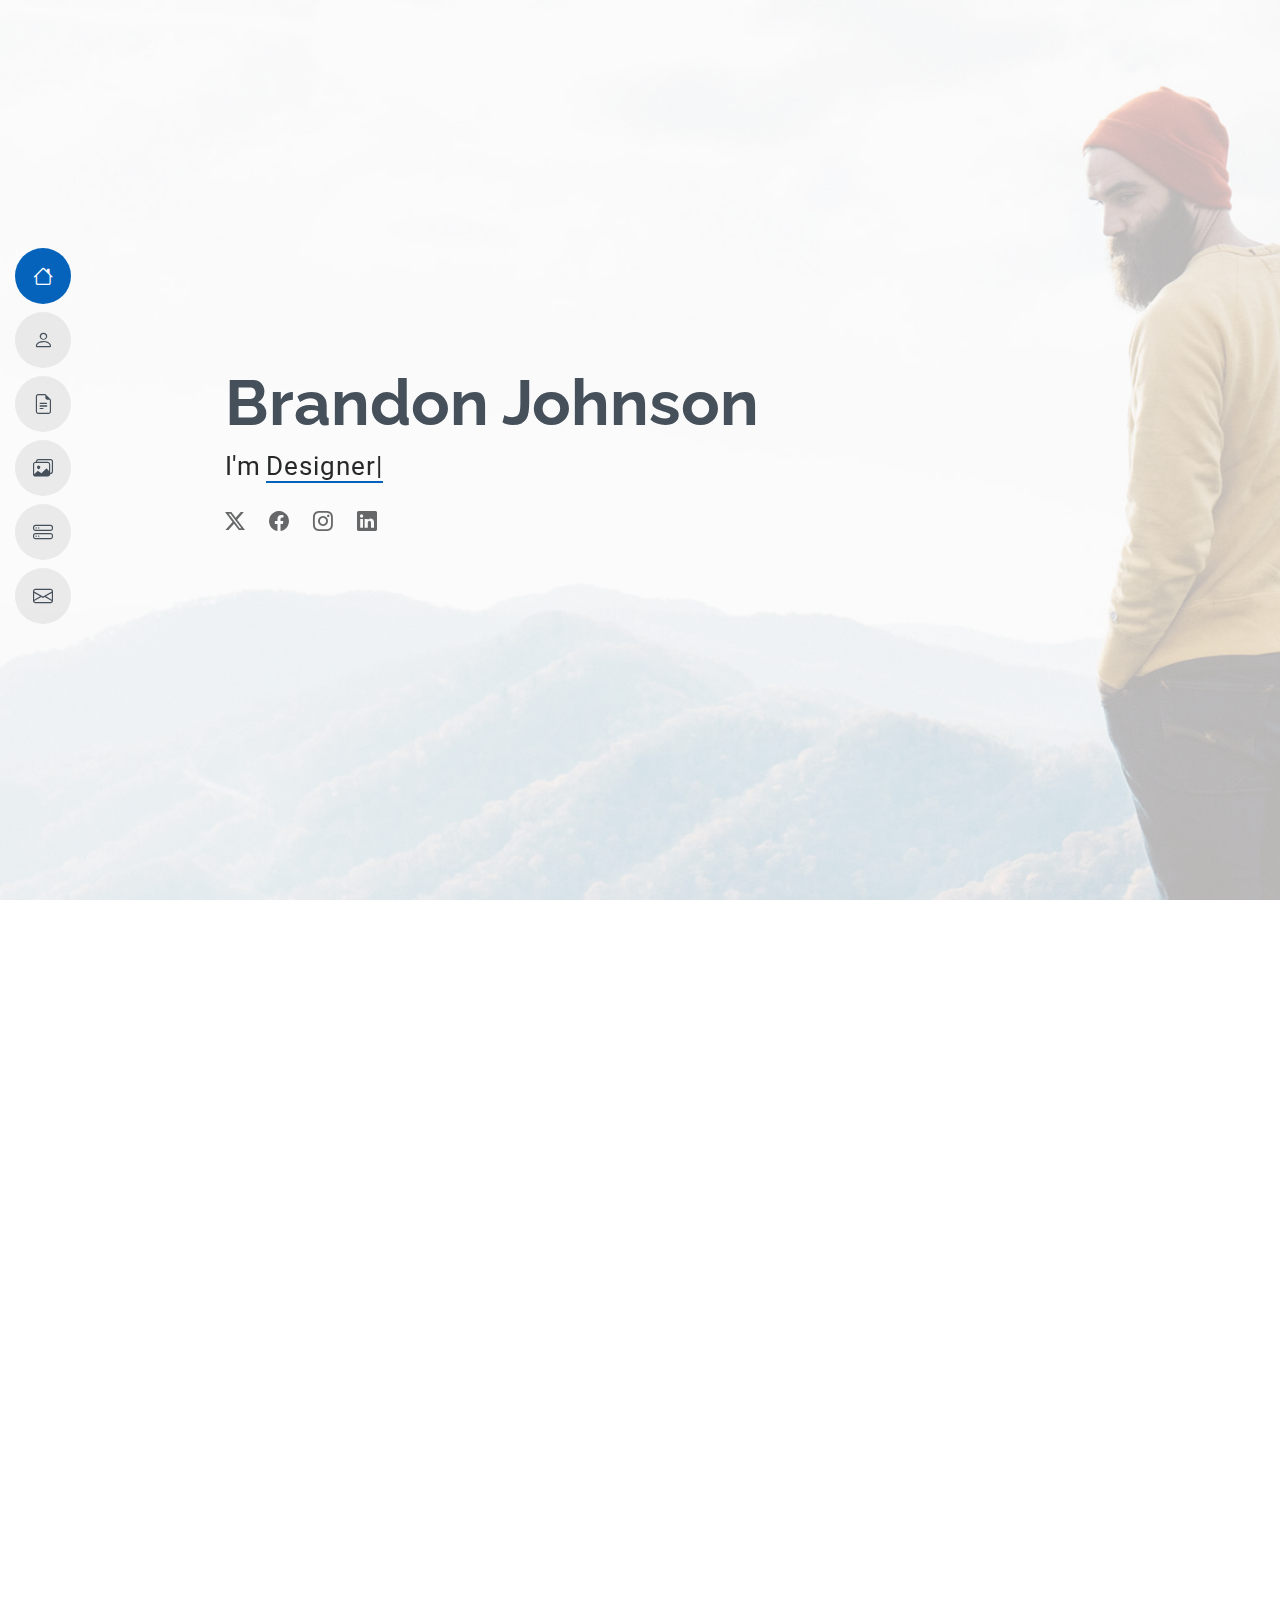
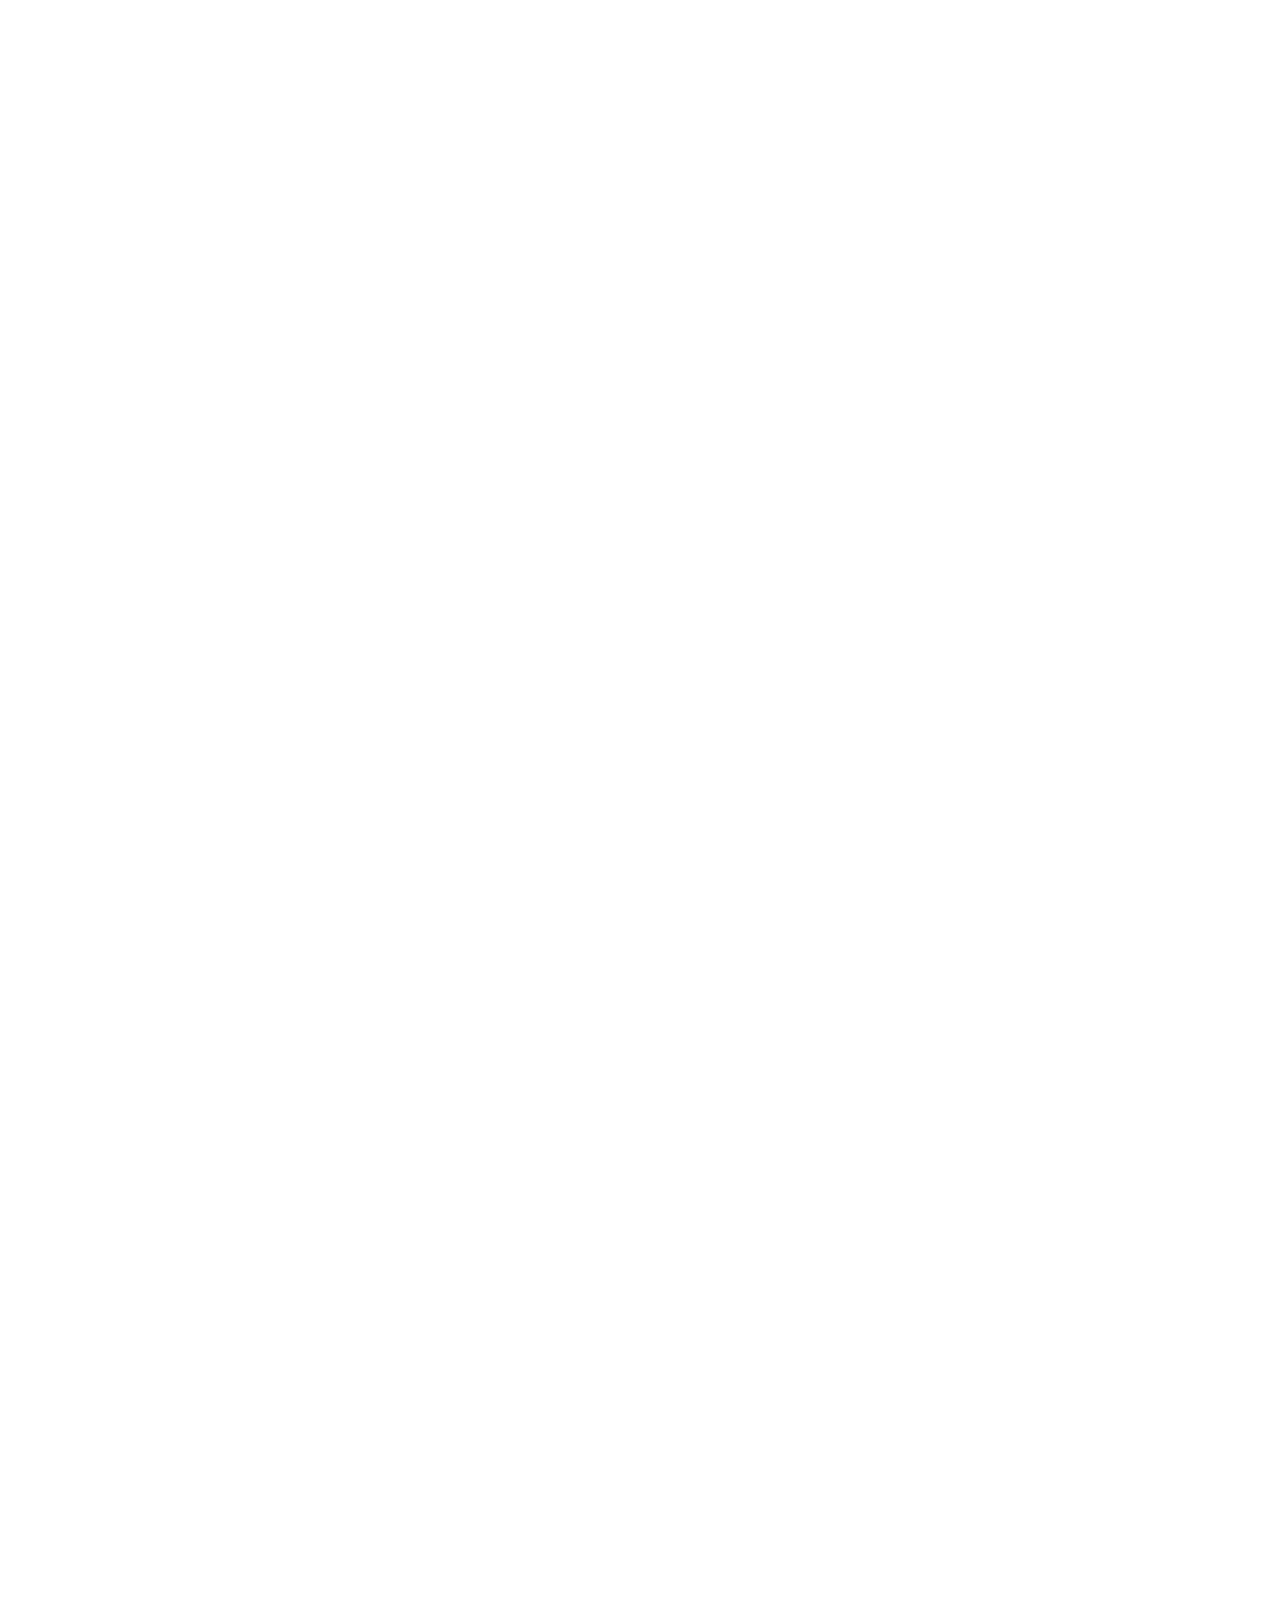
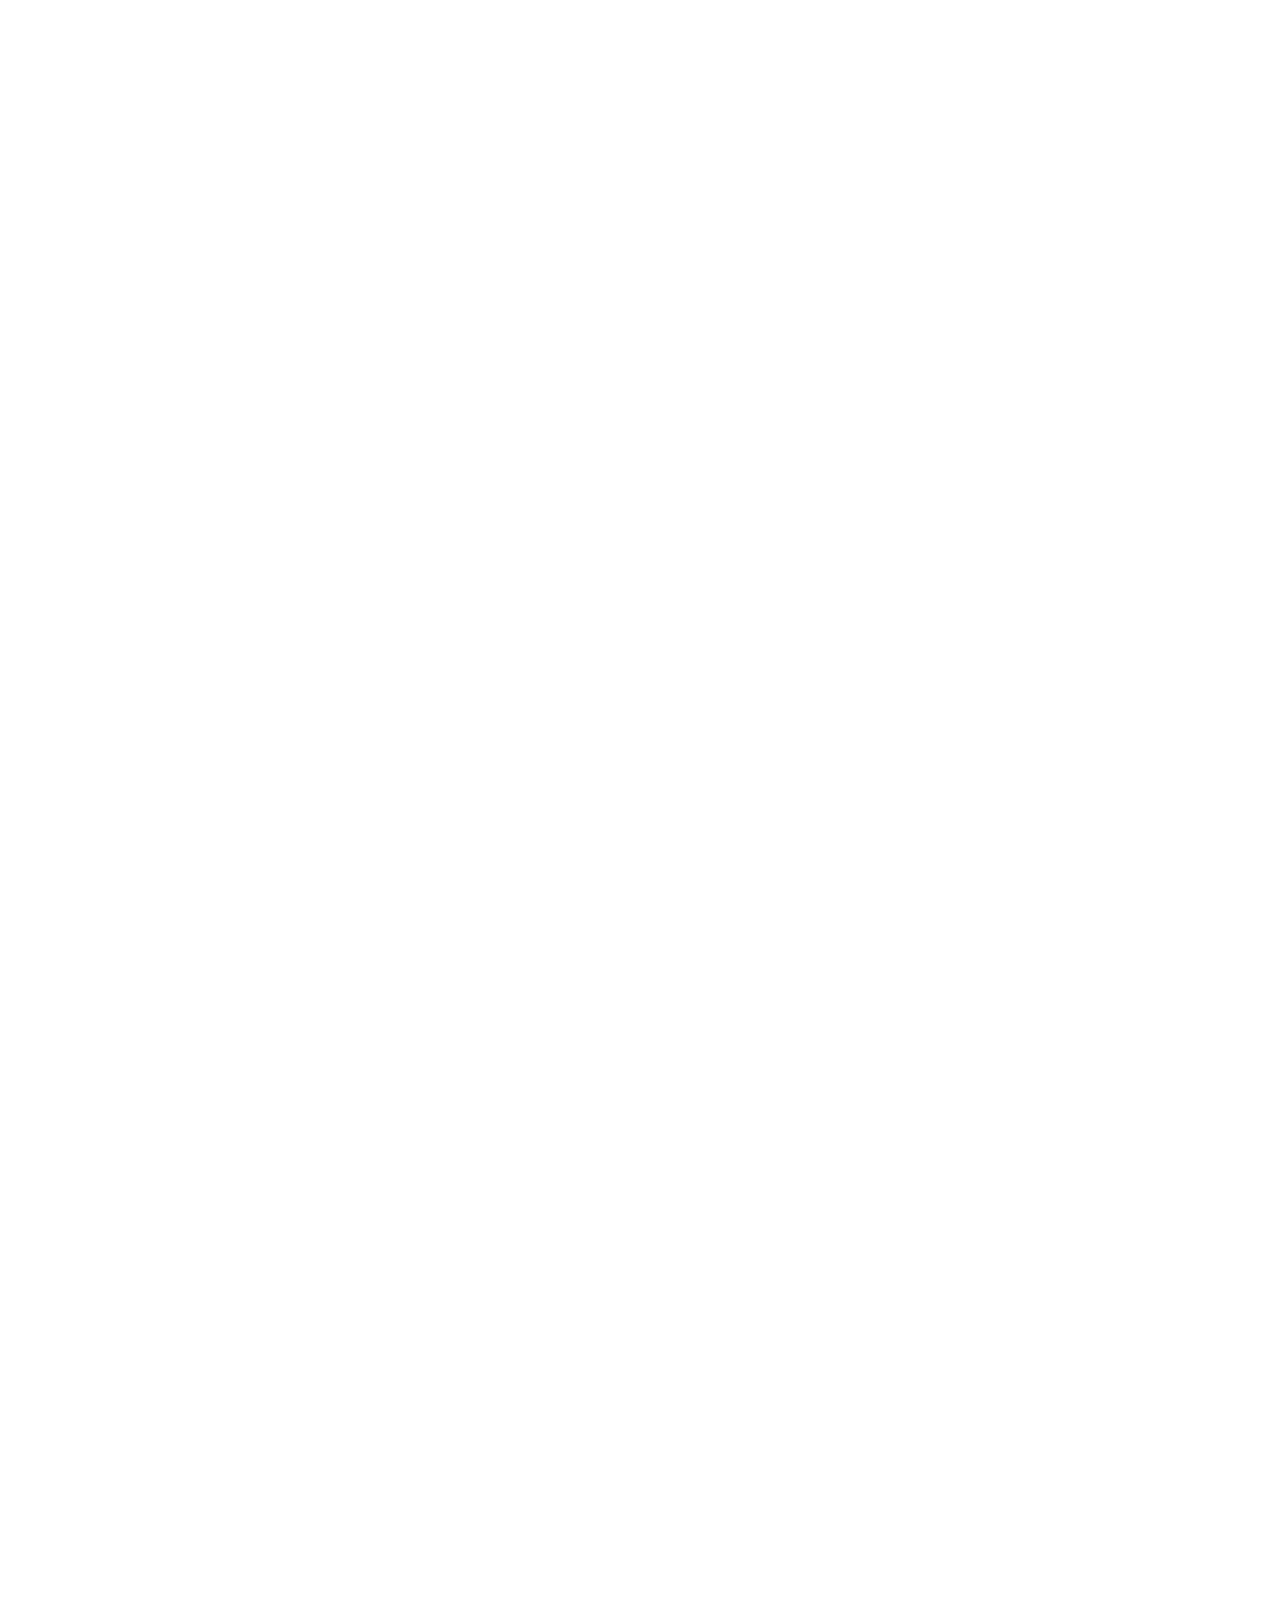
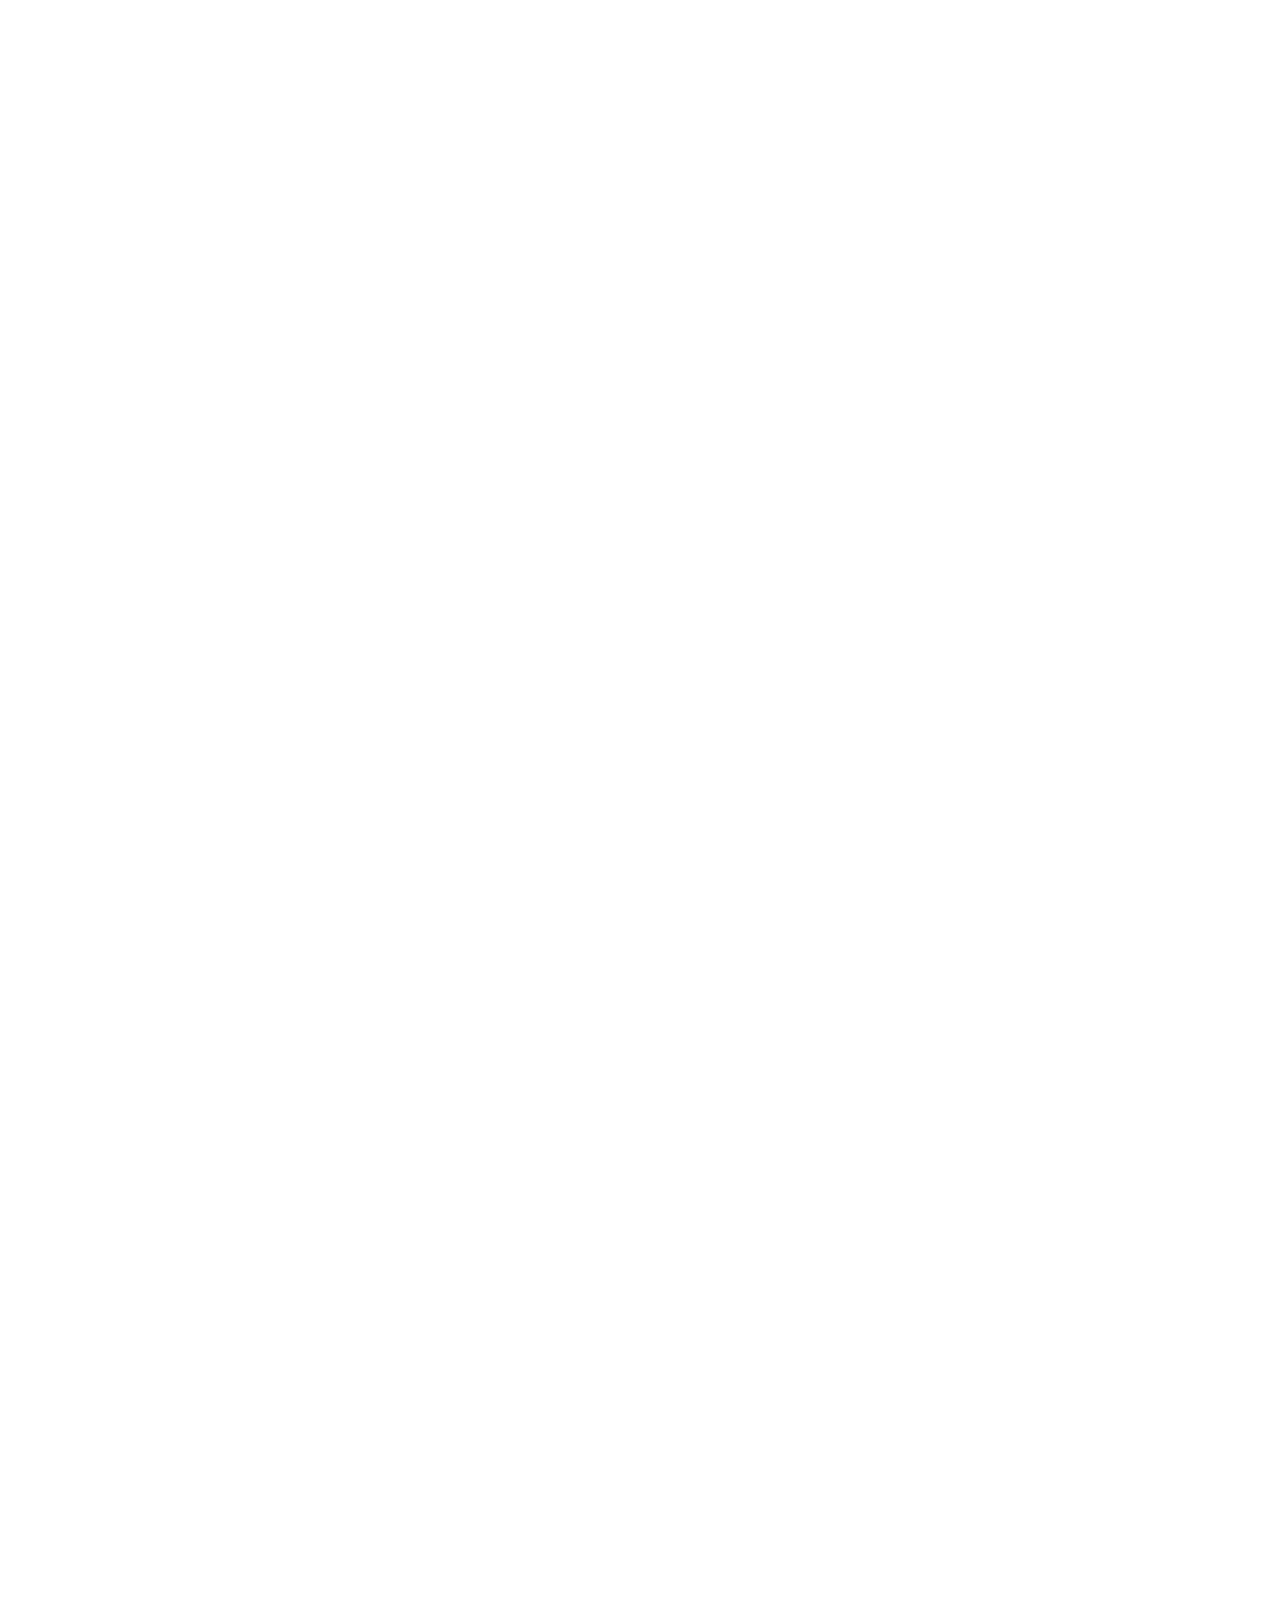
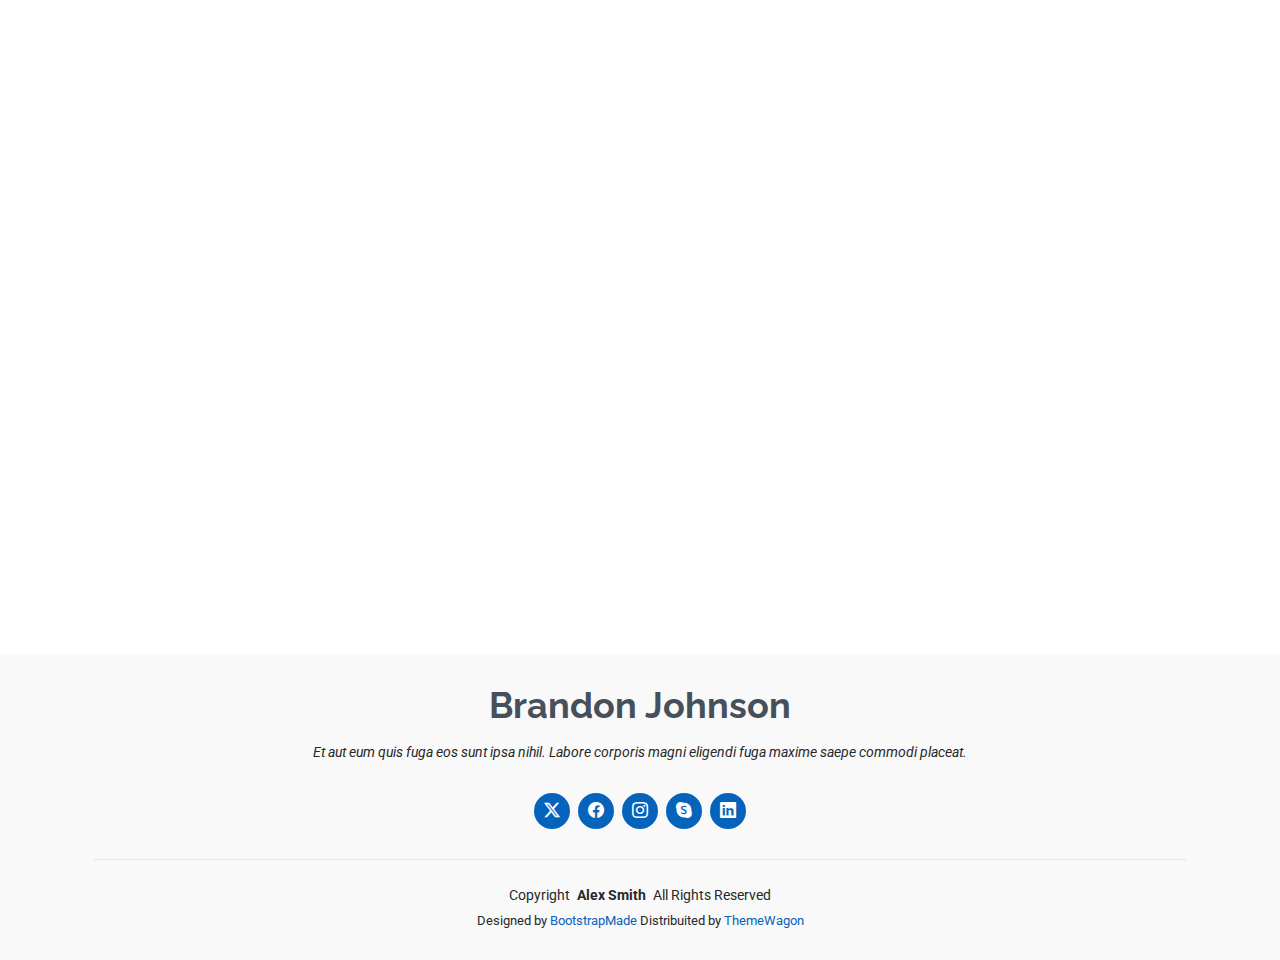
<file: index.html>
<!DOCTYPE html>
<html lang="en">

<head>
  <meta charset="utf-8">
  <meta content="width=device-width, initial-scale=1.0" name="viewport">
  <title>Index - MyResume Bootstrap Template</title>
  <meta content="" name="description">
  <meta content="" name="keywords">

  <!-- Favicons -->
  <link href="assets/img/favicon.png" rel="icon">
  <link href="assets/img/apple-touch-icon.png" rel="apple-touch-icon">

  <!-- Fonts -->
  <link href="https://fonts.googleapis.com" rel="preconnect">
  <link href="https://fonts.gstatic.com" rel="preconnect" crossorigin>
  <link href="https://fonts.googleapis.com/css2?family=Roboto:ital,wght@0,100;0,300;0,400;0,500;0,700;0,900;1,100;1,300;1,400;1,500;1,700;1,900&family=Poppins:ital,wght@0,100;0,200;0,300;0,400;0,500;0,600;0,700;0,800;0,900;1,100;1,200;1,300;1,400;1,500;1,600;1,700;1,800;1,900&family=Raleway:ital,wght@0,100;0,200;0,300;0,400;0,500;0,600;0,700;0,800;0,900;1,100;1,200;1,300;1,400;1,500;1,600;1,700;1,800;1,900&display=swap" rel="stylesheet">

  <!-- Vendor CSS Files -->
  <link href="assets/vendor/bootstrap/css/bootstrap.min.css" rel="stylesheet">
  <link href="assets/vendor/bootstrap-icons/bootstrap-icons.css" rel="stylesheet">
  <link href="assets/vendor/aos/aos.css" rel="stylesheet">
  <link href="assets/vendor/glightbox/css/glightbox.min.css" rel="stylesheet">
  <link href="assets/vendor/swiper/swiper-bundle.min.css" rel="stylesheet">

  <!-- Main CSS File -->
  <link href="assets/css/main.css" rel="stylesheet">

  <!-- =======================================================
  * Template Name: MyResume
  * Template URL: https://bootstrapmade.com/free-html-bootstrap-template-my-resume/
  * Updated: Jun 29 2024 with Bootstrap v5.3.3
  * Author: BootstrapMade.com
  * License: https://bootstrapmade.com/license/
  ======================================================== -->
</head>

<body class="index-page">

  <header id="header" class="header d-flex flex-column justify-content-center">

    <i class="header-toggle d-xl-none bi bi-list"></i>

    <nav id="navmenu" class="navmenu">
      <ul>
        <li><a href="#hero" class="active"><i class="bi bi-house navicon"></i><span>Home</span></a></li>
        <li><a href="#about"><i class="bi bi-person navicon"></i><span>About</span></a></li>
        <li><a href="#resume"><i class="bi bi-file-earmark-text navicon"></i><span>Resume</span></a></li>
        <li><a href="#portfolio"><i class="bi bi-images navicon"></i><span>Portfolio</span></a></li>
        <li><a href="#services"><i class="bi bi-hdd-stack navicon"></i><span>Services</span></a></li>
        <li><a href="#contact"><i class="bi bi-envelope navicon"></i><span>Contact</span></a></li>
      </ul>
    </nav>

  </header>

  <main class="main">

    <!-- Hero Section -->
    <section id="hero" class="hero section light-background">

      <img src="assets/img/hero-bg.jpg" alt="">

      <div class="container" data-aos="zoom-out">
        <div class="row justify-content-center">
          <div class="col-lg-9">
            <h2>Brandon Johnson</h2>
            <p>I'm <span class="typed" data-typed-items="Designer, Developer, Freelancer, Photographer">Designer</span><span class="typed-cursor typed-cursor--blink" aria-hidden="true"></span></p>
            <div class="social-links">
              <a href="#"><i class="bi bi-twitter-x"></i></a>
              <a href="#"><i class="bi bi-facebook"></i></a>
              <a href="#"><i class="bi bi-instagram"></i></a>
              <a href="#"><i class="bi bi-linkedin"></i></a>
            </div>
          </div>
        </div>
      </div>

    </section><!-- /Hero Section -->

    <!-- About Section -->
    <section id="about" class="about section">

      <!-- Section Title -->
      <div class="container section-title" data-aos="fade-up">
        <h2>About</h2>
        <p>Magnam dolores commodi suscipit. Necessitatibus eius consequatur ex aliquid fuga eum quidem. Sit sint consectetur velit. Quisquam quos quisquam cupiditate. Et nemo qui impedit suscipit alias ea. Quia fugiat sit in iste officiis commodi quidem hic quas.</p>
      </div><!-- End Section Title -->

      <div class="container" data-aos="fade-up" data-aos-delay="100">

        <div class="row gy-4 justify-content-center">
          <div class="col-lg-4">
            <img src="assets/img/profile-img.jpg" class="img-fluid" alt="">
          </div>
          <div class="col-lg-8 content">
            <h2>UI/UX Designer &amp; Web Developer.</h2>
            <p class="fst-italic py-3">
              Lorem ipsum dolor sit amet, consectetur adipiscing elit, sed do eiusmod tempor incididunt ut labore et dolore
              magna aliqua.
            </p>
            <div class="row">
              <div class="col-lg-6">
                <ul>
                  <li><i class="bi bi-chevron-right"></i> <strong>Birthday:</strong> <span>1 May 1995</span></li>
                  <li><i class="bi bi-chevron-right"></i> <strong>Website:</strong> <span>www.example.com</span></li>
                  <li><i class="bi bi-chevron-right"></i> <strong>Phone:</strong> <span>+123 456 7890</span></li>
                  <li><i class="bi bi-chevron-right"></i> <strong>City:</strong> <span>New York, USA</span></li>
                </ul>
              </div>
              <div class="col-lg-6">
                <ul>
                  <li><i class="bi bi-chevron-right"></i> <strong>Age:</strong> <span>30</span></li>
                  <li><i class="bi bi-chevron-right"></i> <strong>Degree:</strong> <span>Master</span></li>
                  <li><i class="bi bi-chevron-right"></i> <strong>Email:</strong> <span>email@example.com</span></li>
                  <li><i class="bi bi-chevron-right"></i> <strong>Freelance:</strong> <span>Available</span></li>
                </ul>
              </div>
            </div>
            <p class="py-3">
              Officiis eligendi itaque labore et dolorum mollitia officiis optio vero. Quisquam sunt adipisci omnis et ut. Nulla accusantium dolor incidunt officia tempore. Et eius omnis.
              Cupiditate ut dicta maxime officiis quidem quia. Sed et consectetur qui quia repellendus itaque neque.
            </p>
          </div>
        </div>

      </div>

    </section><!-- /About Section -->

    <!-- Stats Section -->
    <section id="stats" class="stats section">

      <div class="container" data-aos="fade-up" data-aos-delay="100">

        <div class="row gy-4">

          <div class="col-lg-3 col-md-6 d-flex flex-column align-items-center">
            <i class="bi bi-emoji-smile"></i>
            <div class="stats-item">
              <span data-purecounter-start="0" data-purecounter-end="232" data-purecounter-duration="1" class="purecounter"></span>
              <p>Happy Clients</p>
            </div>
          </div><!-- End Stats Item -->

          <div class="col-lg-3 col-md-6 d-flex flex-column align-items-center">
            <i class="bi bi-journal-richtext"></i>
            <div class="stats-item">
              <span data-purecounter-start="0" data-purecounter-end="521" data-purecounter-duration="1" class="purecounter"></span>
              <p>Projects</p>
            </div>
          </div><!-- End Stats Item -->

          <div class="col-lg-3 col-md-6 d-flex flex-column align-items-center">
            <i class="bi bi-headset"></i>
            <div class="stats-item">
              <span data-purecounter-start="0" data-purecounter-end="1463" data-purecounter-duration="1" class="purecounter"></span>
              <p>Hours Of Support</p>
            </div>
          </div><!-- End Stats Item -->

          <div class="col-lg-3 col-md-6 d-flex flex-column align-items-center">
            <i class="bi bi-people"></i>
            <div class="stats-item">
              <span data-purecounter-start="0" data-purecounter-end="15" data-purecounter-duration="1" class="purecounter"></span>
              <p>Hard Workers</p>
            </div>
          </div><!-- End Stats Item -->

        </div>

      </div>

    </section><!-- /Stats Section -->

    <!-- Skills Section -->
    <section id="skills" class="skills section">

      <!-- Section Title -->
      <div class="container section-title" data-aos="fade-up">
        <h2>Skills</h2>
        <p>Necessitatibus eius consequatur ex aliquid fuga eum quidem sint consectetur velit</p>
      </div><!-- End Section Title -->

      <div class="container" data-aos="fade-up" data-aos-delay="100">

        <div class="row skills-content skills-animation">

          <div class="col-lg-6">

            <div class="progress">
              <span class="skill"><span>HTML</span> <i class="val">100%</i></span>
              <div class="progress-bar-wrap">
                <div class="progress-bar" role="progressbar" aria-valuenow="100" aria-valuemin="0" aria-valuemax="100"></div>
              </div>
            </div><!-- End Skills Item -->

            <div class="progress">
              <span class="skill"><span>CSS</span> <i class="val">90%</i></span>
              <div class="progress-bar-wrap">
                <div class="progress-bar" role="progressbar" aria-valuenow="90" aria-valuemin="0" aria-valuemax="100"></div>
              </div>
            </div><!-- End Skills Item -->

            <div class="progress">
              <span class="skill"><span>JavaScript</span> <i class="val">75%</i></span>
              <div class="progress-bar-wrap">
                <div class="progress-bar" role="progressbar" aria-valuenow="75" aria-valuemin="0" aria-valuemax="100"></div>
              </div>
            </div><!-- End Skills Item -->

          </div>

          <div class="col-lg-6">

            <div class="progress">
              <span class="skill"><span>PHP</span> <i class="val">80%</i></span>
              <div class="progress-bar-wrap">
                <div class="progress-bar" role="progressbar" aria-valuenow="80" aria-valuemin="0" aria-valuemax="100"></div>
              </div>
            </div><!-- End Skills Item -->

            <div class="progress">
              <span class="skill"><span>WordPress/CMS</span> <i class="val">90%</i></span>
              <div class="progress-bar-wrap">
                <div class="progress-bar" role="progressbar" aria-valuenow="90" aria-valuemin="0" aria-valuemax="100"></div>
              </div>
            </div><!-- End Skills Item -->

            <div class="progress">
              <span class="skill"><span>Photoshop</span> <i class="val">55%</i></span>
              <div class="progress-bar-wrap">
                <div class="progress-bar" role="progressbar" aria-valuenow="55" aria-valuemin="0" aria-valuemax="100"></div>
              </div>
            </div><!-- End Skills Item -->

          </div>

        </div>

      </div>

    </section><!-- /Skills Section -->

    <!-- Resume Section -->
    <section id="resume" class="resume section">

      <!-- Section Title -->
      <div class="container section-title" data-aos="fade-up">
        <h2>Resume</h2>
        <p>Magnam dolores commodi suscipit. Necessitatibus eius consequatur ex aliquid fuga eum quidem. Sit sint consectetur velit. Quisquam quos quisquam cupiditate. Et nemo qui impedit suscipit alias ea. Quia fugiat sit in iste officiis commodi quidem hic quas.</p>
      </div><!-- End Section Title -->

      <div class="container">

        <div class="row">

          <div class="col-lg-6" data-aos="fade-up" data-aos-delay="100">
            <h3 class="resume-title">Sumary</h3>

            <div class="resume-item pb-0">
              <h4>Brandon Johnson</h4>
              <p><em>Innovative and deadline-driven Graphic Designer with 3+ years of experience designing and developing user-centered digital/print marketing material from initial concept to final, polished deliverable.</em></p>
              <ul>
                <li>Portland par 127,Orlando, FL</li>
                <li>(123) 456-7891</li>
                <li>alice.barkley@example.com</li>
              </ul>
            </div><!-- Edn Resume Item -->

            <h3 class="resume-title">Education</h3>
            <div class="resume-item">
              <h4>Master of Fine Arts &amp; Graphic Design</h4>
              <h5>2015 - 2016</h5>
              <p><em>Rochester Institute of Technology, Rochester, NY</em></p>
              <p>Qui deserunt veniam. Et sed aliquam labore tempore sed quisquam iusto autem sit. Ea vero voluptatum qui ut dignissimos deleniti nerada porti sand markend</p>
            </div><!-- Edn Resume Item -->

            <div class="resume-item">
              <h4>Bachelor of Fine Arts &amp; Graphic Design</h4>
              <h5>2010 - 2014</h5>
              <p><em>Rochester Institute of Technology, Rochester, NY</em></p>
              <p>Quia nobis sequi est occaecati aut. Repudiandae et iusto quae reiciendis et quis Eius vel ratione eius unde vitae rerum voluptates asperiores voluptatem Earum molestiae consequatur neque etlon sader mart dila</p>
            </div><!-- Edn Resume Item -->

          </div>

          <div class="col-lg-6" data-aos="fade-up" data-aos-delay="200">
            <h3 class="resume-title">Professional Experience</h3>
            <div class="resume-item">
              <h4>Senior graphic design specialist</h4>
              <h5>2019 - Present</h5>
              <p><em>Experion, New York, NY </em></p>
              <ul>
                <li>Lead in the design, development, and implementation of the graphic, layout, and production communication materials</li>
                <li>Delegate tasks to the 7 members of the design team and provide counsel on all aspects of the project. </li>
                <li>Supervise the assessment of all graphic materials in order to ensure quality and accuracy of the design</li>
                <li>Oversee the efficient use of production project budgets ranging from $2,000 - $25,000</li>
              </ul>
            </div><!-- Edn Resume Item -->

            <div class="resume-item">
              <h4>Graphic design specialist</h4>
              <h5>2017 - 2018</h5>
              <p><em>Stepping Stone Advertising, New York, NY</em></p>
              <ul>
                <li>Developed numerous marketing programs (logos, brochures,infographics, presentations, and advertisements).</li>
                <li>Managed up to 5 projects or tasks at a given time while under pressure</li>
                <li>Recommended and consulted with clients on the most appropriate graphic design</li>
                <li>Created 4+ design presentations and proposals a month for clients and account managers</li>
              </ul>
            </div><!-- Edn Resume Item -->

          </div>

        </div>

      </div>

    </section><!-- /Resume Section -->

    <!-- Portfolio Section -->
    <section id="portfolio" class="portfolio section">

      <!-- Section Title -->
      <div class="container section-title" data-aos="fade-up">
        <h2>Portfolio</h2>
        <p>Magnam dolores commodi suscipit. Necessitatibus eius consequatur ex aliquid fuga eum quidem. Sit sint consectetur velit. Quisquam quos quisquam cupiditate. Et nemo qui impedit suscipit alias ea. Quia fugiat sit in iste officiis commodi quidem hic quas.</p>
      </div><!-- End Section Title -->

      <div class="container">

        <div class="isotope-layout" data-default-filter="*" data-layout="masonry" data-sort="original-order">

          <ul class="portfolio-filters isotope-filters" data-aos="fade-up" data-aos-delay="100">
            <li data-filter="*" class="filter-active">All</li>
            <li data-filter=".filter-app">App</li>
            <li data-filter=".filter-product">Card</li>
            <li data-filter=".filter-branding">Web</li>
          </ul><!-- End Portfolio Filters -->

          <div class="row gy-4 isotope-container" data-aos="fade-up" data-aos-delay="200">

            <div class="col-lg-4 col-md-6 portfolio-item isotope-item filter-app">
              <img src="assets/img/masonry-portfolio/masonry-portfolio-1.jpg" class="img-fluid" alt="">
              <div class="portfolio-info">
                <h4>App 1</h4>
                <p>Lorem ipsum, dolor sit</p>
                <a href="assets/img/masonry-portfolio/masonry-portfolio-1.jpg" title="App 1" data-gallery="portfolio-gallery-app" class="glightbox preview-link"><i class="bi bi-zoom-in"></i></a>
                <a href="portfolio-details.html" title="More Details" class="details-link"><i class="bi bi-link-45deg"></i></a>
              </div>
            </div><!-- End Portfolio Item -->

            <div class="col-lg-4 col-md-6 portfolio-item isotope-item filter-product">
              <img src="assets/img/masonry-portfolio/masonry-portfolio-2.jpg" class="img-fluid" alt="">
              <div class="portfolio-info">
                <h4>Product 1</h4>
                <p>Lorem ipsum, dolor sit</p>
                <a href="assets/img/masonry-portfolio/masonry-portfolio-2.jpg" title="Product 1" data-gallery="portfolio-gallery-product" class="glightbox preview-link"><i class="bi bi-zoom-in"></i></a>
                <a href="portfolio-details.html" title="More Details" class="details-link"><i class="bi bi-link-45deg"></i></a>
              </div>
            </div><!-- End Portfolio Item -->

            <div class="col-lg-4 col-md-6 portfolio-item isotope-item filter-branding">
              <img src="assets/img/masonry-portfolio/masonry-portfolio-3.jpg" class="img-fluid" alt="">
              <div class="portfolio-info">
                <h4>Branding 1</h4>
                <p>Lorem ipsum, dolor sit</p>
                <a href="assets/img/masonry-portfolio/masonry-portfolio-3.jpg" title="Branding 1" data-gallery="portfolio-gallery-branding" class="glightbox preview-link"><i class="bi bi-zoom-in"></i></a>
                <a href="portfolio-details.html" title="More Details" class="details-link"><i class="bi bi-link-45deg"></i></a>
              </div>
            </div><!-- End Portfolio Item -->

            <div class="col-lg-4 col-md-6 portfolio-item isotope-item filter-app">
              <img src="assets/img/masonry-portfolio/masonry-portfolio-4.jpg" class="img-fluid" alt="">
              <div class="portfolio-info">
                <h4>App 2</h4>
                <p>Lorem ipsum, dolor sit</p>
                <a href="assets/img/masonry-portfolio/masonry-portfolio-4.jpg" title="App 2" data-gallery="portfolio-gallery-app" class="glightbox preview-link"><i class="bi bi-zoom-in"></i></a>
                <a href="portfolio-details.html" title="More Details" class="details-link"><i class="bi bi-link-45deg"></i></a>
              </div>
            </div><!-- End Portfolio Item -->

            <div class="col-lg-4 col-md-6 portfolio-item isotope-item filter-product">
              <img src="assets/img/masonry-portfolio/masonry-portfolio-5.jpg" class="img-fluid" alt="">
              <div class="portfolio-info">
                <h4>Product 2</h4>
                <p>Lorem ipsum, dolor sit</p>
                <a href="assets/img/masonry-portfolio/masonry-portfolio-5.jpg" title="Product 2" data-gallery="portfolio-gallery-product" class="glightbox preview-link"><i class="bi bi-zoom-in"></i></a>
                <a href="portfolio-details.html" title="More Details" class="details-link"><i class="bi bi-link-45deg"></i></a>
              </div>
            </div><!-- End Portfolio Item -->

            <div class="col-lg-4 col-md-6 portfolio-item isotope-item filter-branding">
              <img src="assets/img/masonry-portfolio/masonry-portfolio-6.jpg" class="img-fluid" alt="">
              <div class="portfolio-info">
                <h4>Branding 2</h4>
                <p>Lorem ipsum, dolor sit</p>
                <a href="assets/img/masonry-portfolio/masonry-portfolio-6.jpg" title="Branding 2" data-gallery="portfolio-gallery-branding" class="glightbox preview-link"><i class="bi bi-zoom-in"></i></a>
                <a href="portfolio-details.html" title="More Details" class="details-link"><i class="bi bi-link-45deg"></i></a>
              </div>
            </div><!-- End Portfolio Item -->

            <div class="col-lg-4 col-md-6 portfolio-item isotope-item filter-app">
              <img src="assets/img/masonry-portfolio/masonry-portfolio-7.jpg" class="img-fluid" alt="">
              <div class="portfolio-info">
                <h4>App 3</h4>
                <p>Lorem ipsum, dolor sit</p>
                <a href="assets/img/masonry-portfolio/masonry-portfolio-7.jpg" title="App 3" data-gallery="portfolio-gallery-app" class="glightbox preview-link"><i class="bi bi-zoom-in"></i></a>
                <a href="portfolio-details.html" title="More Details" class="details-link"><i class="bi bi-link-45deg"></i></a>
              </div>
            </div><!-- End Portfolio Item -->

            <div class="col-lg-4 col-md-6 portfolio-item isotope-item filter-product">
              <img src="assets/img/masonry-portfolio/masonry-portfolio-8.jpg" class="img-fluid" alt="">
              <div class="portfolio-info">
                <h4>Product 3</h4>
                <p>Lorem ipsum, dolor sit</p>
                <a href="assets/img/masonry-portfolio/masonry-portfolio-8.jpg" title="Product 3" data-gallery="portfolio-gallery-product" class="glightbox preview-link"><i class="bi bi-zoom-in"></i></a>
                <a href="portfolio-details.html" title="More Details" class="details-link"><i class="bi bi-link-45deg"></i></a>
              </div>
            </div><!-- End Portfolio Item -->

            <div class="col-lg-4 col-md-6 portfolio-item isotope-item filter-branding">
              <img src="assets/img/masonry-portfolio/masonry-portfolio-9.jpg" class="img-fluid" alt="">
              <div class="portfolio-info">
                <h4>Branding 3</h4>
                <p>Lorem ipsum, dolor sit</p>
                <a href="assets/img/masonry-portfolio/masonry-portfolio-9.jpg" title="Branding 2" data-gallery="portfolio-gallery-branding" class="glightbox preview-link"><i class="bi bi-zoom-in"></i></a>
                <a href="portfolio-details.html" title="More Details" class="details-link"><i class="bi bi-link-45deg"></i></a>
              </div>
            </div><!-- End Portfolio Item -->

          </div><!-- End Portfolio Container -->

        </div>

      </div>

    </section><!-- /Portfolio Section -->

    <!-- Services Section -->
    <section id="services" class="services section">

      <!-- Section Title -->
      <div class="container section-title" data-aos="fade-up">
        <h2>Services</h2>
        <p>Magnam dolores commodi suscipit. Necessitatibus eius consequatur ex aliquid fuga eum quidem. Sit sint consectetur velit. Quisquam quos quisquam cupiditate. Et nemo qui impedit suscipit alias ea. Quia fugiat sit in iste officiis commodi quidem hic quas.</p>
      </div><!-- End Section Title -->

      <div class="container">

        <div class="row gy-4">

          <div class="col-lg-4 col-md-6" data-aos="fade-up" data-aos-delay="100">
            <div class="service-item item-cyan position-relative">
              <div class="icon">
                <svg width="100" height="100" viewBox="0 0 600 600" xmlns="http://www.w3.org/2000/svg">
                  <path stroke="none" stroke-width="0" fill="#f5f5f5" d="M300,521.0016835830174C376.1290562159157,517.8887921683347,466.0731472004068,529.7835943286574,510.70327084640275,468.03025145048787C554.3714126377745,407.6079735673963,508.03601936045806,328.9844924480964,491.2728898941984,256.3432110539036C474.5976632858925,184.082847569629,479.9380746630129,96.60480741107993,416.23090153303,58.64404602377083C348.86323505073057,18.502131276798302,261.93793281208167,40.57373210992963,193.5410806939664,78.93577620505333C130.42746243093433,114.334589627462,98.30271207620316,179.96522072025542,76.75703585869454,249.04625023123273C51.97151888228291,328.5150500222984,13.704378332031375,421.85034740162234,66.52175969318436,486.19268352777647C119.04800174914682,550.1803526380478,217.28368757567262,524.383925680826,300,521.0016835830174"></path>
                </svg>
                <i class="bi bi-activity"></i>
              </div>
              <a href="#" class="stretched-link">
                <h3>Nesciunt Mete</h3>
              </a>
              <p>Provident nihil minus qui consequatur non omnis maiores. Eos accusantium minus dolores iure perferendis tempore et consequatur.</p>
            </div>
          </div><!-- End Service Item -->

          <div class="col-lg-4 col-md-6" data-aos="fade-up" data-aos-delay="200">
            <div class="service-item item-orange position-relative">
              <div class="icon">
                <svg width="100" height="100" viewBox="0 0 600 600" xmlns="http://www.w3.org/2000/svg">
                  <path stroke="none" stroke-width="0" fill="#f5f5f5" d="M300,582.0697525312426C382.5290701553225,586.8405444964366,449.9789794690241,525.3245884688669,502.5850820975895,461.55621195738473C556.606425686781,396.0723002908107,615.8543463187945,314.28637112970534,586.6730223649479,234.56875336149918C558.9533121215079,158.8439757836574,454.9685369536778,164.00468322053177,381.49747125262974,130.76875717737553C312.15926192815925,99.40240125094834,248.97055460311594,18.661163978235184,179.8680185752513,50.54337015887873C110.5421016452524,82.52863877960104,119.82277516462835,180.83849132639028,109.12597500060166,256.43424936330496C100.08760227029461,320.3096726198365,92.17705696193138,384.0621239912766,124.79988738764834,439.7174275375508C164.83382741302287,508.01625554203684,220.96474134820875,577.5009287672846,300,582.0697525312426"></path>
                </svg>
                <i class="bi bi-broadcast"></i>
              </div>
              <a href="#" class="stretched-link">
                <h3>Eosle Commodi</h3>
              </a>
              <p>Ut autem aut autem non a. Sint sint sit facilis nam iusto sint. Libero corrupti neque eum hic non ut nesciunt dolorem.</p>
            </div>
          </div><!-- End Service Item -->

          <div class="col-lg-4 col-md-6" data-aos="fade-up" data-aos-delay="300">
            <div class="service-item item-teal position-relative">
              <div class="icon">
                <svg width="100" height="100" viewBox="0 0 600 600" xmlns="http://www.w3.org/2000/svg">
                  <path stroke="none" stroke-width="0" fill="#f5f5f5" d="M300,541.5067337569781C382.14930387511276,545.0595476570109,479.8736841581634,548.3450877840088,526.4010558755058,480.5488172755941C571.5218469581645,414.80211281144784,517.5187510058486,332.0715597781072,496.52539010469104,255.14436215662573C477.37192572678356,184.95920475031193,473.57363656557914,105.61284051026155,413.0603344069578,65.22779650032875C343.27470386102294,18.654635553484475,251.2091493199835,5.337323636656869,175.0934190732945,40.62881213300186C97.87086631185822,76.43348514350839,51.98124368387456,156.15599469081315,36.44837278890362,239.84606092416172C21.716077023791087,319.22268207091537,43.775223500013084,401.1760424656574,96.891909868211,461.97329694683043C147.22146801428983,519.5804099606455,223.5754009179313,538.201503339737,300,541.5067337569781"></path>
                </svg>
                <i class="bi bi-easel"></i>
              </div>
              <a href="#" class="stretched-link">
                <h3>Ledo Markt</h3>
              </a>
              <p>Ut excepturi voluptatem nisi sed. Quidem fuga consequatur. Minus ea aut. Vel qui id voluptas adipisci eos earum corrupti.</p>
            </div>
          </div><!-- End Service Item -->

          <div class="col-lg-4 col-md-6" data-aos="fade-up" data-aos-delay="400">
            <div class="service-item item-red position-relative">
              <div class="icon">
                <svg width="100" height="100" viewBox="0 0 600 600" xmlns="http://www.w3.org/2000/svg">
                  <path stroke="none" stroke-width="0" fill="#f5f5f5" d="M300,503.46388370962813C374.79870501325706,506.71871716319447,464.8034551963731,527.1746412648533,510.4981551193396,467.86667711651364C555.9287308511215,408.9015244558933,512.6030010748507,327.5744911775523,490.211057578863,256.5855673507754C471.097692560561,195.9906835881958,447.69079081568157,138.11976852964426,395.19560036434837,102.3242989838813C329.3053358748298,57.3949838291264,248.02791733380457,8.279543830951368,175.87071277845988,42.242879143198664C103.41431057327972,76.34704239035025,93.79494320519305,170.9812938413882,81.28167332365135,250.07896920659033C70.17666984294237,320.27484674793965,64.84698225790005,396.69656628748305,111.28512138212992,450.4950937839243C156.20124167950087,502.5303643271138,231.32542653798444,500.4755392045468,300,503.46388370962813"></path>
                </svg>
                <i class="bi bi-bounding-box-circles"></i>
              </div>
              <a href="#" class="stretched-link">
                <h3>Asperiores Commodit</h3>
              </a>
              <p>Non et temporibus minus omnis sed dolor esse consequatur. Cupiditate sed error ea fuga sit provident adipisci neque.</p>
              <a href="#" class="stretched-link"></a>
            </div>
          </div><!-- End Service Item -->

          <div class="col-lg-4 col-md-6" data-aos="fade-up" data-aos-delay="500">
            <div class="service-item item-indigo position-relative">
              <div class="icon">
                <svg width="100" height="100" viewBox="0 0 600 600" xmlns="http://www.w3.org/2000/svg">
                  <path stroke="none" stroke-width="0" fill="#f5f5f5" d="M300,532.3542879108572C369.38199826031484,532.3153073249985,429.10787420159085,491.63046689027357,474.5244479745417,439.17860296908856C522.8885846962883,383.3225815378663,569.1668002868075,314.3205725914397,550.7432151929288,242.7694973846089C532.6665558377875,172.5657663291529,456.2379748765914,142.6223662098291,390.3689995646985,112.34683881706744C326.66090330228417,83.06452184765237,258.84405631176094,53.51806209861945,193.32584062364296,78.48882559362697C121.61183558270385,105.82097193414197,62.805066853699245,167.19869350419734,48.57481801355237,242.6138429142374C34.843463184063346,315.3850353017275,76.69343916112496,383.4422959591041,125.22947124332185,439.3748458443577C170.7312796277747,491.8107796887764,230.57421082200815,532.3932930995766,300,532.3542879108572"></path>
                </svg>
                <i class="bi bi-calendar4-week icon"></i>
              </div>
              <a href="#" class="stretched-link">
                <h3>Velit Doloremque</h3>
              </a>
              <p>Cumque et suscipit saepe. Est maiores autem enim facilis ut aut ipsam corporis aut. Sed animi at autem alias eius labore.</p>
              <a href="#" class="stretched-link"></a>
            </div>
          </div><!-- End Service Item -->

          <div class="col-lg-4 col-md-6" data-aos="fade-up" data-aos-delay="600">
            <div class="service-item item-pink position-relative">
              <div class="icon">
                <svg width="100" height="100" viewBox="0 0 600 600" xmlns="http://www.w3.org/2000/svg">
                  <path stroke="none" stroke-width="0" fill="#f5f5f5" d="M300,566.797414625762C385.7384707136149,576.1784315230908,478.7894351017131,552.8928747891023,531.9192734346935,484.94944893311C584.6109503024035,417.5663521118492,582.489472248146,322.67544863468447,553.9536738515405,242.03673114598146C529.1557734026468,171.96086150256528,465.24506316201064,127.66468636344209,395.9583748389544,100.7403814666027C334.2173773831606,76.7482773500951,269.4350130405921,84.62216499799875,207.1952322260088,107.2889140133804C132.92018162631612,134.33871894543012,41.79353780512637,160.00259165414826,22.644507872594943,236.69541883565114C3.319112789854554,314.0945973066697,72.72355303640163,379.243833228382,124.04198916343866,440.3218312028393C172.9286146004772,498.5055451809895,224.45579914871206,558.5317968840102,300,566.797414625762"></path>
                </svg>
                <i class="bi bi-chat-square-text"></i>
              </div>
              <a href="#" class="stretched-link">
                <h3>Dolori Architecto</h3>
              </a>
              <p>Hic molestias ea quibusdam eos. Fugiat enim doloremque aut neque non et debitis iure. Corrupti recusandae ducimus enim.</p>
              <a href="#" class="stretched-link"></a>
            </div>
          </div><!-- End Service Item -->

        </div>

      </div>

    </section><!-- /Services Section -->

    <!-- Testimonials Section -->
    <section id="testimonials" class="testimonials section">

      <!-- Section Title -->
      <div class="container section-title" data-aos="fade-up">
        <h2>Testimonials</h2>
        <p>Necessitatibus eius consequatur ex aliquid fuga eum quidem sint consectetur velit</p>
      </div><!-- End Section Title -->

      <div class="container" data-aos="fade-up" data-aos-delay="100">

        <div class="swiper init-swiper">
          <script type="application/json" class="swiper-config">
            {
              "loop": true,
              "speed": 600,
              "autoplay": {
                "delay": 5000
              },
              "slidesPerView": "auto",
              "pagination": {
                "el": ".swiper-pagination",
                "type": "bullets",
                "clickable": true
              }
            }
          </script>
          <div class="swiper-wrapper">

            <div class="swiper-slide">
              <div class="testimonial-item">
                <div class="row gy-4 justify-content-center">
                  <div class="col-lg-6">
                    <div class="testimonial-content">
                      <p>
                        <i class="bi bi-quote quote-icon-left"></i>
                        <span>Proin iaculis purus consequat sem cure digni ssim donec porttitora entum suscipit rhoncus. Accusantium quam, ultricies eget id, aliquam eget nibh et. Maecen aliquam, risus at semper.</span>
                        <i class="bi bi-quote quote-icon-right"></i>
                      </p>
                      <h3>Saul Goodman</h3>
                      <h4>Ceo &amp; Founder</h4>
                      <div class="stars">
                        <i class="bi bi-star-fill"></i><i class="bi bi-star-fill"></i><i class="bi bi-star-fill"></i><i class="bi bi-star-fill"></i><i class="bi bi-star-fill"></i>
                      </div>
                    </div>
                  </div>
                  <div class="col-lg-2 text-center">
                    <img src="assets/img/testimonials/testimonials-1.jpg" class="img-fluid testimonial-img" alt="">
                  </div>
                </div>
              </div>
            </div><!-- End testimonial item -->

            <div class="swiper-slide">
              <div class="testimonial-item">
                <div class="row gy-4 justify-content-center">
                  <div class="col-lg-6">
                    <div class="testimonial-content">
                      <p>
                        <i class="bi bi-quote quote-icon-left"></i>
                        <span>Export tempor illum tamen malis malis eram quae irure esse labore quem cillum quid cillum eram malis quorum velit fore eram velit sunt aliqua noster fugiat irure amet legam anim culpa.</span>
                        <i class="bi bi-quote quote-icon-right"></i>
                      </p>
                      <h3>Sara Wilsson</h3>
                      <h4>Designer</h4>
                      <div class="stars">
                        <i class="bi bi-star-fill"></i><i class="bi bi-star-fill"></i><i class="bi bi-star-fill"></i><i class="bi bi-star-fill"></i><i class="bi bi-star-fill"></i>
                      </div>
                    </div>
                  </div>
                  <div class="col-lg-2 text-center">
                    <img src="assets/img/testimonials/testimonials-2.jpg" class="img-fluid testimonial-img" alt="">
                  </div>
                </div>
              </div>
            </div><!-- End testimonial item -->

            <div class="swiper-slide">
              <div class="testimonial-item">
                <div class="row gy-4 justify-content-center">
                  <div class="col-lg-6">
                    <div class="testimonial-content">
                      <p>
                        <i class="bi bi-quote quote-icon-left"></i>
                        <span>Enim nisi quem export duis labore cillum quae magna enim sint quorum nulla quem veniam duis minim tempor labore quem eram duis noster aute amet eram fore quis sint minim.</span>
                        <i class="bi bi-quote quote-icon-right"></i>
                      </p>
                      <h3>Jena Karlis</h3>
                      <h4>Store Owner</h4>
                      <div class="stars">
                        <i class="bi bi-star-fill"></i><i class="bi bi-star-fill"></i><i class="bi bi-star-fill"></i><i class="bi bi-star-fill"></i><i class="bi bi-star-fill"></i>
                      </div>
                    </div>
                  </div>
                  <div class="col-lg-2 text-center">
                    <img src="assets/img/testimonials/testimonials-3.jpg" class="img-fluid testimonial-img" alt="">
                  </div>
                </div>
              </div>
            </div><!-- End testimonial item -->

            <div class="swiper-slide">
              <div class="testimonial-item">
                <div class="row gy-4 justify-content-center">
                  <div class="col-lg-6">
                    <div class="testimonial-content">
                      <p>
                        <i class="bi bi-quote quote-icon-left"></i>
                        <span>Fugiat enim eram quae cillum dolore dolor amet nulla culpa multos export minim fugiat minim velit minim dolor enim duis veniam ipsum anim magna sunt elit fore quem dolore labore illum veniam.</span>
                        <i class="bi bi-quote quote-icon-right"></i>
                      </p>
                      <h3>John Larson</h3>
                      <h4>Entrepreneur</h4>
                      <div class="stars">
                        <i class="bi bi-star-fill"></i><i class="bi bi-star-fill"></i><i class="bi bi-star-fill"></i><i class="bi bi-star-fill"></i><i class="bi bi-star-fill"></i>
                      </div>
                    </div>
                  </div>
                  <div class="col-lg-2 text-center">
                    <img src="assets/img/testimonials/testimonials-4.jpg" class="img-fluid testimonial-img" alt="">
                  </div>
                </div>
              </div>
            </div><!-- End testimonial item -->

          </div>
          <div class="swiper-pagination"></div>
        </div>

      </div>

    </section><!-- /Testimonials Section -->

    <!-- Contact Section -->
    <section id="contact" class="contact section">

      <!-- Section Title -->
      <div class="container section-title" data-aos="fade-up">
        <h2>Contact</h2>
        <p>Necessitatibus eius consequatur ex aliquid fuga eum quidem sint consectetur velit</p>
      </div><!-- End Section Title -->

      <div class="container" data-aos="fade" data-aos-delay="100">

        <div class="row gy-4">

          <div class="col-lg-4">
            <div class="info-item d-flex" data-aos="fade-up" data-aos-delay="200">
              <i class="bi bi-geo-alt flex-shrink-0"></i>
              <div>
                <h3>Address</h3>
                <p>A108 Adam Street, New York, NY 535022</p>
              </div>
            </div><!-- End Info Item -->

            <div class="info-item d-flex" data-aos="fade-up" data-aos-delay="300">
              <i class="bi bi-telephone flex-shrink-0"></i>
              <div>
                <h3>Call Us</h3>
                <p>+1 5589 55488 55</p>
              </div>
            </div><!-- End Info Item -->

            <div class="info-item d-flex" data-aos="fade-up" data-aos-delay="400">
              <i class="bi bi-envelope flex-shrink-0"></i>
              <div>
                <h3>Email Us</h3>
                <p>info@example.com</p>
              </div>
            </div><!-- End Info Item -->

          </div>

          <div class="col-lg-8">
            <form action="forms/contact.php" method="post" class="php-email-form" data-aos="fade-up" data-aos-delay="200">
              <div class="row gy-4">

                <div class="col-md-6">
                  <input type="text" name="name" class="form-control" placeholder="Your Name" required="">
                </div>

                <div class="col-md-6 ">
                  <input type="email" class="form-control" name="email" placeholder="Your Email" required="">
                </div>

                <div class="col-md-12">
                  <input type="text" class="form-control" name="subject" placeholder="Subject" required="">
                </div>

                <div class="col-md-12">
                  <textarea class="form-control" name="message" rows="6" placeholder="Message" required=""></textarea>
                </div>

                <div class="col-md-12 text-center">
                  <div class="loading">Loading</div>
                  <div class="error-message"></div>
                  <div class="sent-message">Your message has been sent. Thank you!</div>

                  <button type="submit">Send Message</button>
                </div>

              </div>
            </form>
          </div><!-- End Contact Form -->

        </div>

      </div>

    </section><!-- /Contact Section -->

  </main>

  <footer id="footer" class="footer position-relative light-background">
    <div class="container">
      <h3 class="sitename">Brandon Johnson</h3>
      <p>Et aut eum quis fuga eos sunt ipsa nihil. Labore corporis magni eligendi fuga maxime saepe commodi placeat.</p>
      <div class="social-links d-flex justify-content-center">
        <a href=""><i class="bi bi-twitter-x"></i></a>
        <a href=""><i class="bi bi-facebook"></i></a>
        <a href=""><i class="bi bi-instagram"></i></a>
        <a href=""><i class="bi bi-skype"></i></a>
        <a href=""><i class="bi bi-linkedin"></i></a>
      </div>
      <div class="container">
        <div class="copyright">
          <span>Copyright</span> <strong class="px-1 sitename">Alex Smith</strong> <span>All Rights Reserved</span>
        </div>
        <div class="credits">
          <!-- All the links in the footer should remain intact. -->
          <!-- You can delete the links only if you've purchased the pro version. -->
          <!-- Licensing information: https://bootstrapmade.com/license/ -->
          <!-- Purchase the pro version with working PHP/AJAX contact form: [buy-url] -->
          Designed by <a href="https://bootstrapmade.com/">BootstrapMade</a> Distribuited by <a href="https://themewagon.com">ThemeWagon</a>
        </div>
      </div>
    </div>
  </footer>

  <!-- Scroll Top -->
  <a href="#" id="scroll-top" class="scroll-top d-flex align-items-center justify-content-center"><i class="bi bi-arrow-up-short"></i></a>

  <!-- Preloader -->
  <div id="preloader"></div>

  <!-- Vendor JS Files -->
  <script src="assets/vendor/bootstrap/js/bootstrap.bundle.min.js"></script>
  <script src="assets/vendor/php-email-form/validate.js"></script>
  <script src="assets/vendor/aos/aos.js"></script>
  <script src="assets/vendor/typed.js/typed.umd.js"></script>
  <script src="assets/vendor/purecounter/purecounter_vanilla.js"></script>
  <script src="assets/vendor/waypoints/noframework.waypoints.js"></script>
  <script src="assets/vendor/glightbox/js/glightbox.min.js"></script>
  <script src="assets/vendor/imagesloaded/imagesloaded.pkgd.min.js"></script>
  <script src="assets/vendor/isotope-layout/isotope.pkgd.min.js"></script>
  <script src="assets/vendor/swiper/swiper-bundle.min.js"></script>

  <!-- Main JS File -->
  <script src="assets/js/main.js"></script>

</body>

</html>
</file>
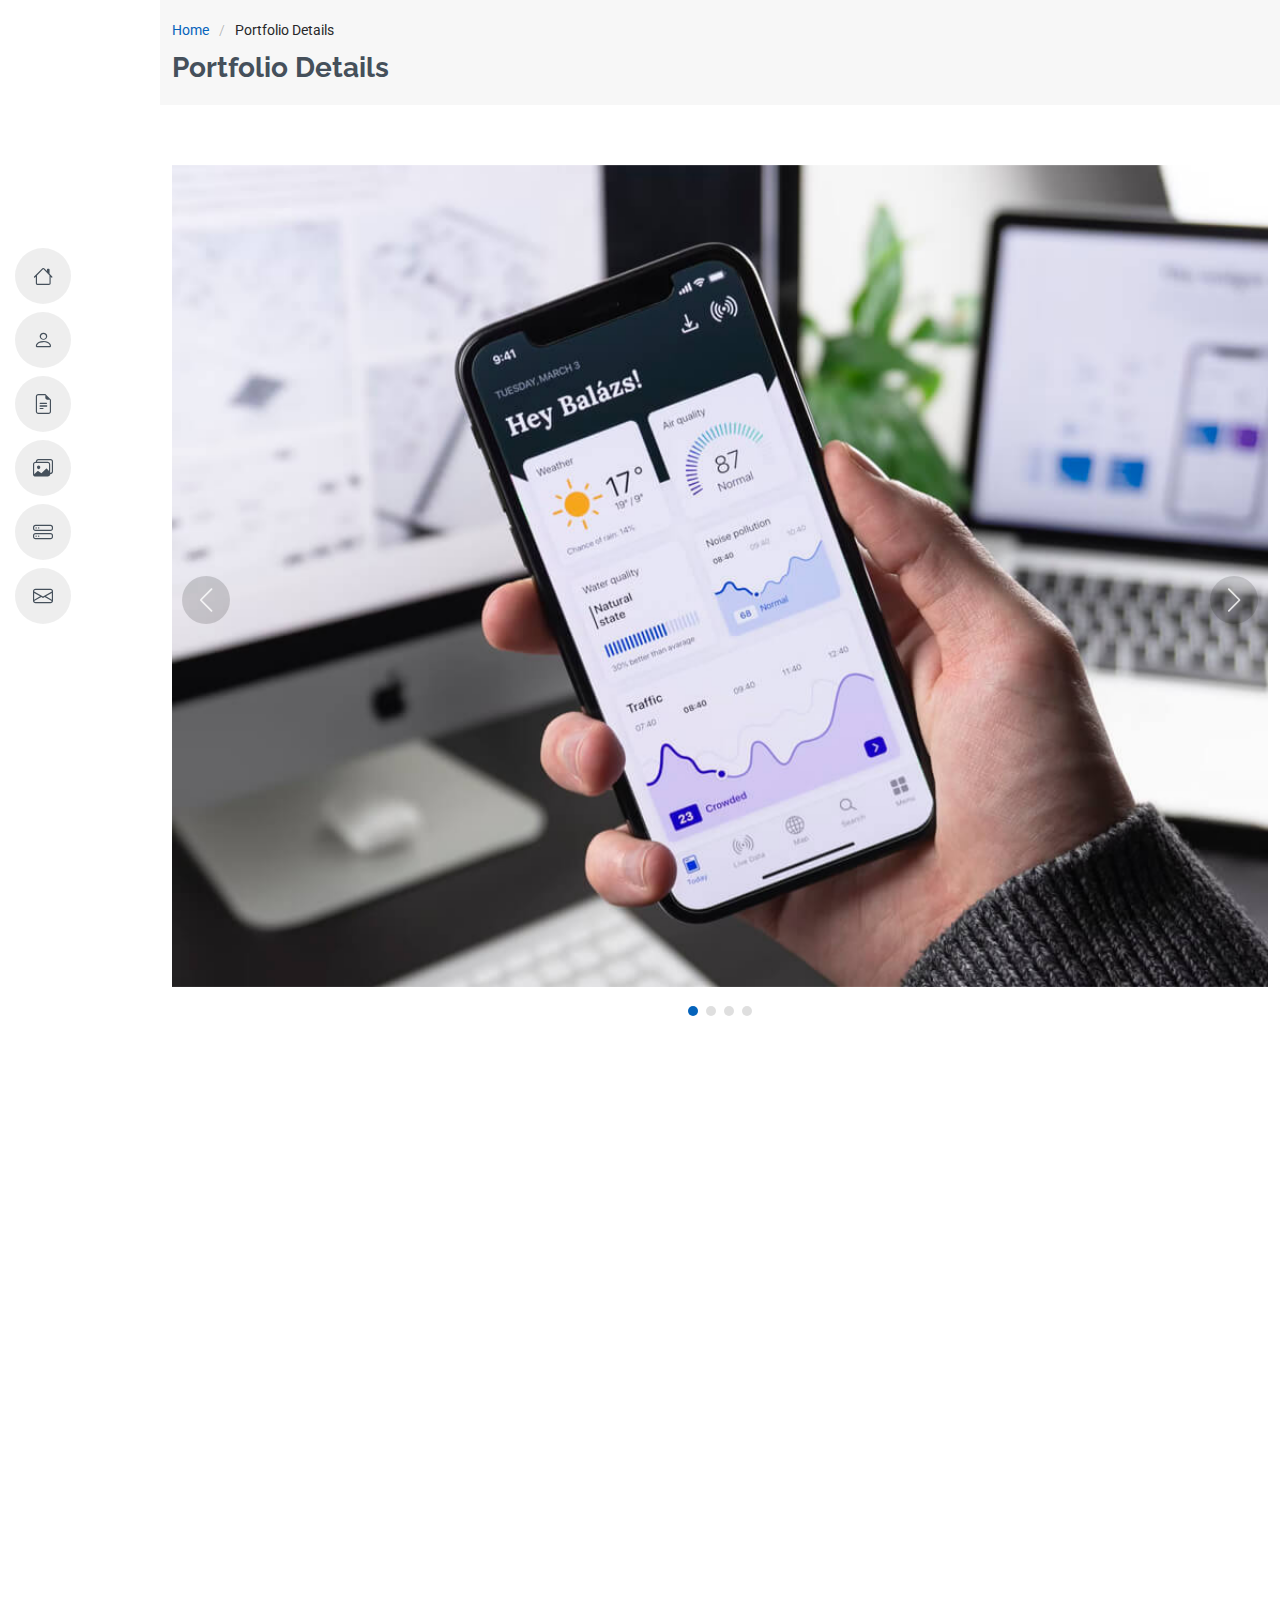
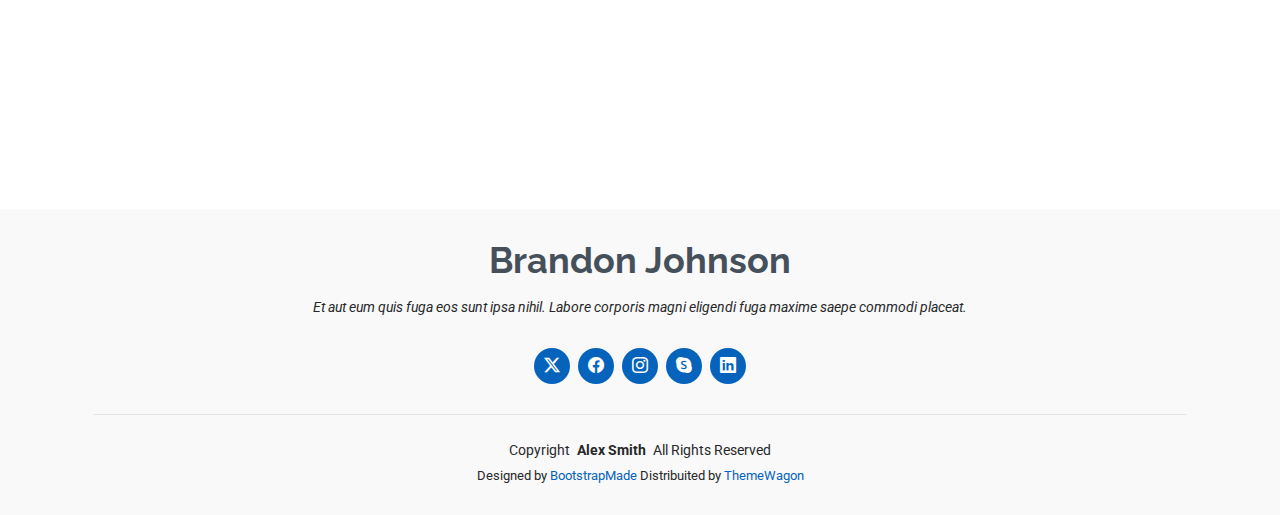
<file: portfolio-details.html>
<!DOCTYPE html>
<html lang="en">

<head>
  <meta charset="utf-8">
  <meta content="width=device-width, initial-scale=1.0" name="viewport">
  <title>Portfolio Details - MyResume Bootstrap Template</title>
  <meta content="" name="description">
  <meta content="" name="keywords">

  <!-- Favicons -->
  <link href="assets/img/favicon.png" rel="icon">
  <link href="assets/img/apple-touch-icon.png" rel="apple-touch-icon">

  <!-- Fonts -->
  <link href="https://fonts.googleapis.com" rel="preconnect">
  <link href="https://fonts.gstatic.com" rel="preconnect" crossorigin>
  <link href="https://fonts.googleapis.com/css2?family=Roboto:ital,wght@0,100;0,300;0,400;0,500;0,700;0,900;1,100;1,300;1,400;1,500;1,700;1,900&family=Poppins:ital,wght@0,100;0,200;0,300;0,400;0,500;0,600;0,700;0,800;0,900;1,100;1,200;1,300;1,400;1,500;1,600;1,700;1,800;1,900&family=Raleway:ital,wght@0,100;0,200;0,300;0,400;0,500;0,600;0,700;0,800;0,900;1,100;1,200;1,300;1,400;1,500;1,600;1,700;1,800;1,900&display=swap" rel="stylesheet">

  <!-- Vendor CSS Files -->
  <link href="assets/vendor/bootstrap/css/bootstrap.min.css" rel="stylesheet">
  <link href="assets/vendor/bootstrap-icons/bootstrap-icons.css" rel="stylesheet">
  <link href="assets/vendor/aos/aos.css" rel="stylesheet">
  <link href="assets/vendor/glightbox/css/glightbox.min.css" rel="stylesheet">
  <link href="assets/vendor/swiper/swiper-bundle.min.css" rel="stylesheet">

  <!-- Main CSS File -->
  <link href="assets/css/main.css" rel="stylesheet">

  <!-- =======================================================
  * Template Name: MyResume
  * Template URL: https://bootstrapmade.com/free-html-bootstrap-template-my-resume/
  * Updated: Jun 29 2024 with Bootstrap v5.3.3
  * Author: BootstrapMade.com
  * License: https://bootstrapmade.com/license/
  ======================================================== -->
</head>

<body class="portfolio-details-page">

  <header id="header" class="header d-flex flex-column justify-content-center">

    <i class="header-toggle d-xl-none bi bi-list"></i>

    <nav id="navmenu" class="navmenu">
      <ul>
        <li><a href="#hero"><i class="bi bi-house navicon"></i><span>Home</span></a></li>
        <li><a href="#about"><i class="bi bi-person navicon"></i><span>About</span></a></li>
        <li><a href="#resume"><i class="bi bi-file-earmark-text navicon"></i><span>Resume</span></a></li>
        <li><a href="#portfolio"><i class="bi bi-images navicon"></i><span>Portfolio</span></a></li>
        <li><a href="#services"><i class="bi bi-hdd-stack navicon"></i><span>Services</span></a></li>
        <li><a href="#contact"><i class="bi bi-envelope navicon"></i><span>Contact</span></a></li>
      </ul>
    </nav>

  </header>

  <main class="main">

    <!-- Page Title -->
    <div class="page-title" data-aos="fade">
      <div class="container">
        <nav class="breadcrumbs">
          <ol>
            <li><a href="index.html">Home</a></li>
            <li class="current">Portfolio Details</li>
          </ol>
        </nav>
        <h1>Portfolio Details</h1>
      </div>
    </div><!-- End Page Title -->

    <!-- Portfolio Details Section -->
    <section id="portfolio-details" class="portfolio-details section">

      <div class="container" data-aos="fade-up">

        <div class="portfolio-details-slider swiper init-swiper">
          <script type="application/json" class="swiper-config">
            {
              "loop": true,
              "speed": 600,
              "autoplay": {
                "delay": 5000
              },
              "slidesPerView": "auto",
              "navigation": {
                "nextEl": ".swiper-button-next",
                "prevEl": ".swiper-button-prev"
              },
              "pagination": {
                "el": ".swiper-pagination",
                "type": "bullets",
                "clickable": true
              }
            }
          </script>
          <div class="swiper-wrapper align-items-center">

            <div class="swiper-slide">
              <img src="assets/img/portfolio/app-1.jpg" alt="">
            </div>

            <div class="swiper-slide">
              <img src="assets/img/portfolio/product-1.jpg" alt="">
            </div>

            <div class="swiper-slide">
              <img src="assets/img/portfolio/branding-1.jpg" alt="">
            </div>

            <div class="swiper-slide">
              <img src="assets/img/portfolio/books-1.jpg" alt="">
            </div>

          </div>
          <div class="swiper-button-prev"></div>
          <div class="swiper-button-next"></div>
          <div class="swiper-pagination"></div>
        </div>

        <div class="row justify-content-between gy-4 mt-4">

          <div class="col-lg-8" data-aos="fade-up">
            <div class="portfolio-description">
              <h2>This is an example of portfolio details</h2>
              <p>
                Autem ipsum nam porro corporis rerum. Quis eos dolorem eos itaque inventore commodi labore quia quia. Exercitationem repudiandae officiis neque suscipit non officia eaque itaque enim. Voluptatem officia accusantium nesciunt est omnis tempora consectetur dignissimos. Sequi nulla at esse enim cum deserunt eius.
              </p>
              <p>
                Amet consequatur qui dolore veniam voluptatem voluptatem sit. Non aspernatur atque natus ut cum nam et. Praesentium error dolores rerum minus sequi quia veritatis eum. Eos et doloribus doloremque nesciunt molestiae laboriosam.
              </p>

              <div class="testimonial-item">
                <p>
                  <i class="bi bi-quote quote-icon-left"></i>
                  <span>Export tempor illum tamen malis malis eram quae irure esse labore quem cillum quid cillum eram malis quorum velit fore eram velit sunt aliqua noster fugiat irure amet legam anim culpa.</span>
                  <i class="bi bi-quote quote-icon-right"></i>
                </p>
                <div>
                  <img src="assets/img/testimonials/testimonials-2.jpg" class="testimonial-img" alt="">
                  <h3>Sara Wilsson</h3>
                  <h4>Designer</h4>
                </div>
              </div>

              <p>
                Impedit ipsum quae et aliquid doloribus et voluptatem quasi. Perspiciatis occaecati earum et magnam animi. Quibusdam non qui ea vitae suscipit vitae sunt. Repudiandae incidunt cumque minus deserunt assumenda tempore. Delectus voluptas necessitatibus est.
              </p>

              <p>
                Sunt voluptatum sapiente facilis quo odio aut ipsum repellat debitis. Molestiae et autem libero. Explicabo et quod necessitatibus similique quis dolor eum. Numquam eaque praesentium rem et qui nesciunt.
              </p>

            </div>
          </div>

          <div class="col-lg-3" data-aos="fade-up" data-aos-delay="100">
            <div class="portfolio-info">
              <h3>Project information</h3>
              <ul>
                <li><strong>Category</strong> Web design</li>
                <li><strong>Client</strong> ASU Company</li>
                <li><strong>Project date</strong> 01 March, 2020</li>
                <li><strong>Project URL</strong> <a href="#">www.example.com</a></li>
                <li><a href="#" class="btn-visit align-self-start">Visit Website</a></li>
              </ul>
            </div>
          </div>

        </div>

      </div>

    </section><!-- /Portfolio Details Section -->

  </main>

  <footer id="footer" class="footer position-relative light-background">
    <div class="container">
      <h3 class="sitename">Brandon Johnson</h3>
      <p>Et aut eum quis fuga eos sunt ipsa nihil. Labore corporis magni eligendi fuga maxime saepe commodi placeat.</p>
      <div class="social-links d-flex justify-content-center">
        <a href=""><i class="bi bi-twitter-x"></i></a>
        <a href=""><i class="bi bi-facebook"></i></a>
        <a href=""><i class="bi bi-instagram"></i></a>
        <a href=""><i class="bi bi-skype"></i></a>
        <a href=""><i class="bi bi-linkedin"></i></a>
      </div>
      <div class="container">
        <div class="copyright">
          <span>Copyright</span> <strong class="px-1 sitename">Alex Smith</strong> <span>All Rights Reserved</span>
        </div>
        <div class="credits">
          <!-- All the links in the footer should remain intact. -->
          <!-- You can delete the links only if you've purchased the pro version. -->
          <!-- Licensing information: https://bootstrapmade.com/license/ -->
          <!-- Purchase the pro version with working PHP/AJAX contact form: [buy-url] -->
          Designed by <a href="https://bootstrapmade.com/">BootstrapMade</a> Distribuited by <a href="https://themewagon.com">ThemeWagon</a>
        </div>
      </div>
    </div>
  </footer>

  <!-- Scroll Top -->
  <a href="#" id="scroll-top" class="scroll-top d-flex align-items-center justify-content-center"><i class="bi bi-arrow-up-short"></i></a>

  <!-- Preloader -->
  <div id="preloader"></div>

  <!-- Vendor JS Files -->
  <script src="assets/vendor/bootstrap/js/bootstrap.bundle.min.js"></script>
  <script src="assets/vendor/php-email-form/validate.js"></script>
  <script src="assets/vendor/aos/aos.js"></script>
  <script src="assets/vendor/typed.js/typed.umd.js"></script>
  <script src="assets/vendor/purecounter/purecounter_vanilla.js"></script>
  <script src="assets/vendor/waypoints/noframework.waypoints.js"></script>
  <script src="assets/vendor/glightbox/js/glightbox.min.js"></script>
  <script src="assets/vendor/imagesloaded/imagesloaded.pkgd.min.js"></script>
  <script src="assets/vendor/isotope-layout/isotope.pkgd.min.js"></script>
  <script src="assets/vendor/swiper/swiper-bundle.min.js"></script>

  <!-- Main JS File -->
  <script src="assets/js/main.js"></script>

</body>

</html>
</file>
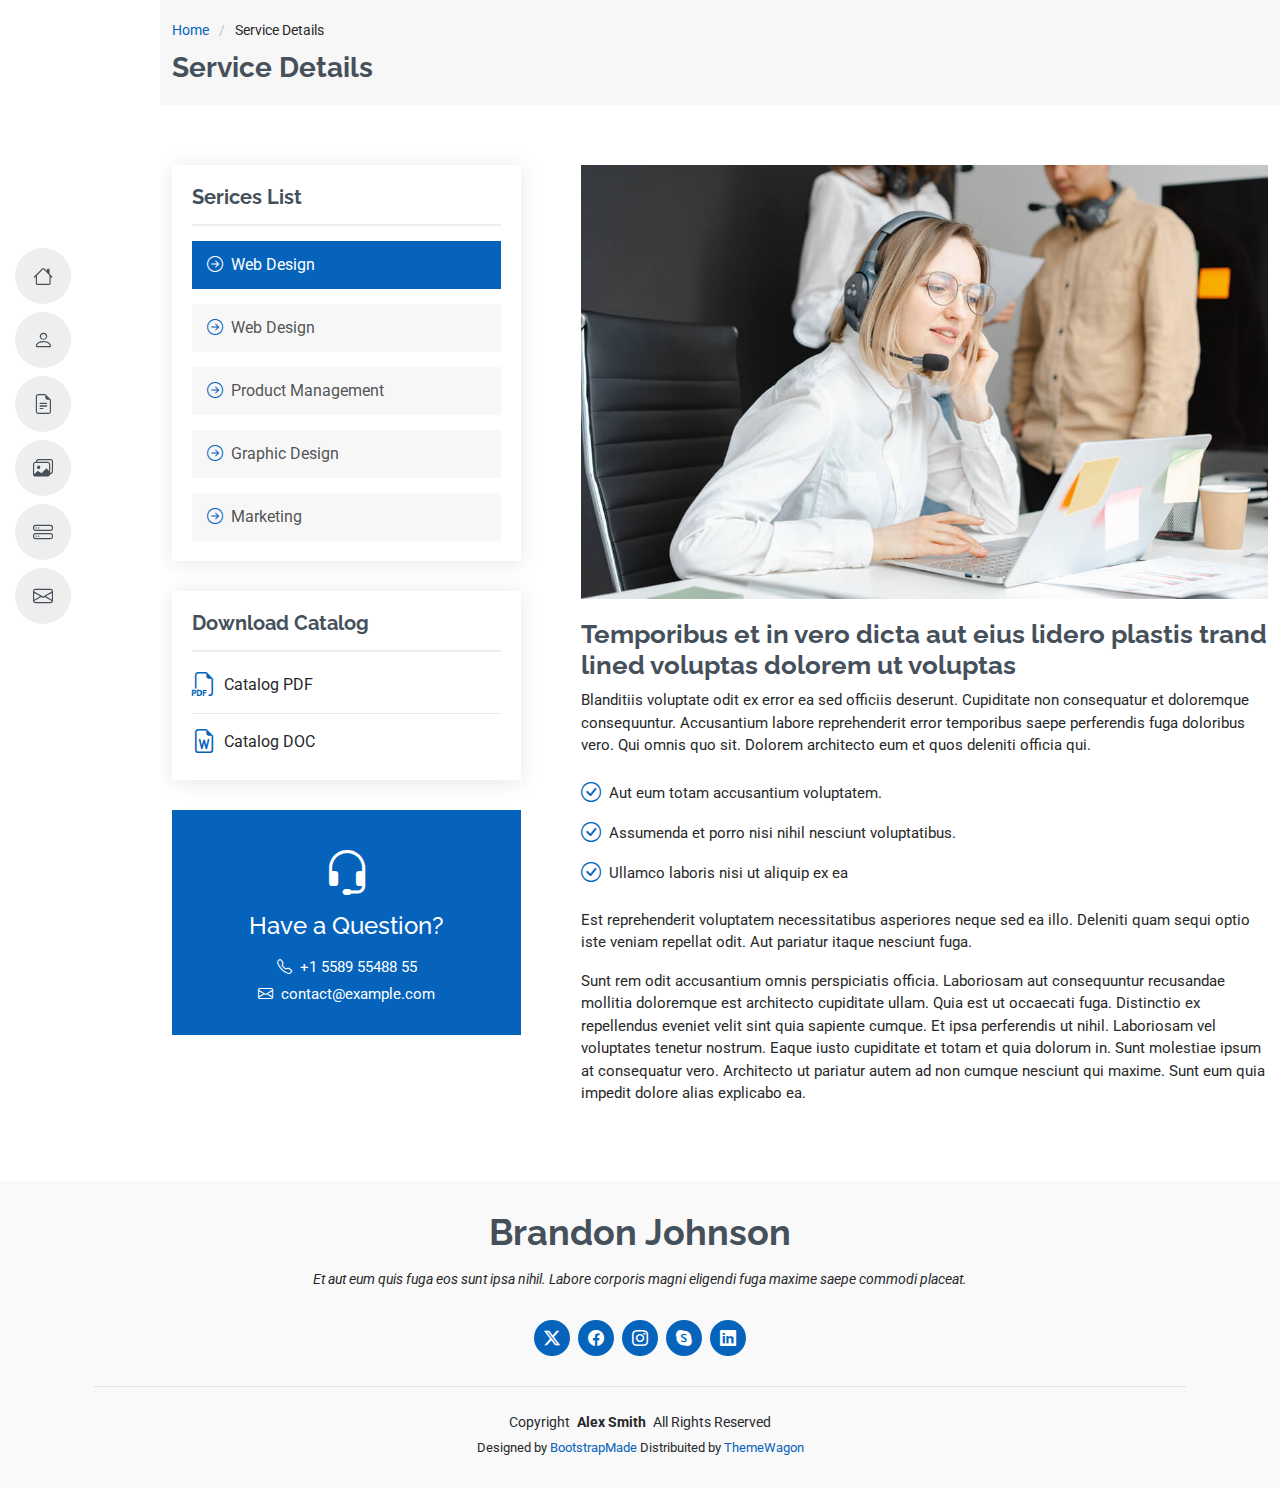
<file: service-details.html>
<!DOCTYPE html>
<html lang="en">

<head>
  <meta charset="utf-8">
  <meta content="width=device-width, initial-scale=1.0" name="viewport">
  <title>Service Details - MyResume Bootstrap Template</title>
  <meta content="" name="description">
  <meta content="" name="keywords">

  <!-- Favicons -->
  <link href="assets/img/favicon.png" rel="icon">
  <link href="assets/img/apple-touch-icon.png" rel="apple-touch-icon">

  <!-- Fonts -->
  <link href="https://fonts.googleapis.com" rel="preconnect">
  <link href="https://fonts.gstatic.com" rel="preconnect" crossorigin>
  <link href="https://fonts.googleapis.com/css2?family=Roboto:ital,wght@0,100;0,300;0,400;0,500;0,700;0,900;1,100;1,300;1,400;1,500;1,700;1,900&family=Poppins:ital,wght@0,100;0,200;0,300;0,400;0,500;0,600;0,700;0,800;0,900;1,100;1,200;1,300;1,400;1,500;1,600;1,700;1,800;1,900&family=Raleway:ital,wght@0,100;0,200;0,300;0,400;0,500;0,600;0,700;0,800;0,900;1,100;1,200;1,300;1,400;1,500;1,600;1,700;1,800;1,900&display=swap" rel="stylesheet">

  <!-- Vendor CSS Files -->
  <link href="assets/vendor/bootstrap/css/bootstrap.min.css" rel="stylesheet">
  <link href="assets/vendor/bootstrap-icons/bootstrap-icons.css" rel="stylesheet">
  <link href="assets/vendor/aos/aos.css" rel="stylesheet">
  <link href="assets/vendor/glightbox/css/glightbox.min.css" rel="stylesheet">
  <link href="assets/vendor/swiper/swiper-bundle.min.css" rel="stylesheet">

  <!-- Main CSS File -->
  <link href="assets/css/main.css" rel="stylesheet">

  <!-- =======================================================
  * Template Name: MyResume
  * Template URL: https://bootstrapmade.com/free-html-bootstrap-template-my-resume/
  * Updated: Jun 29 2024 with Bootstrap v5.3.3
  * Author: BootstrapMade.com
  * License: https://bootstrapmade.com/license/
  ======================================================== -->
</head>

<body class="service-details-page">

  <header id="header" class="header d-flex flex-column justify-content-center">

    <i class="header-toggle d-xl-none bi bi-list"></i>

    <nav id="navmenu" class="navmenu">
      <ul>
        <li><a href="#hero"><i class="bi bi-house navicon"></i><span>Home</span></a></li>
        <li><a href="#about"><i class="bi bi-person navicon"></i><span>About</span></a></li>
        <li><a href="#resume"><i class="bi bi-file-earmark-text navicon"></i><span>Resume</span></a></li>
        <li><a href="#portfolio"><i class="bi bi-images navicon"></i><span>Portfolio</span></a></li>
        <li><a href="#services"><i class="bi bi-hdd-stack navicon"></i><span>Services</span></a></li>
        <li><a href="#contact"><i class="bi bi-envelope navicon"></i><span>Contact</span></a></li>
      </ul>
    </nav>

  </header>

  <main class="main">

    <!-- Page Title -->
    <div class="page-title" data-aos="fade">
      <div class="container">
        <nav class="breadcrumbs">
          <ol>
            <li><a href="index.html">Home</a></li>
            <li class="current">Service Details</li>
          </ol>
        </nav>
        <h1>Service Details</h1>
      </div>
    </div><!-- End Page Title -->

    <!-- Service Details Section -->
    <section id="service-details" class="service-details section">

      <div class="container">

        <div class="row gy-5">

          <div class="col-lg-4" data-aos="fade-up" data-aos-delay="100">

            <div class="service-box">
              <h4>Serices List</h4>
              <div class="services-list">
                <a href="#" class="active"><i class="bi bi-arrow-right-circle"></i><span>Web Design</span></a>
                <a href="#"><i class="bi bi-arrow-right-circle"></i><span>Web Design</span></a>
                <a href="#"><i class="bi bi-arrow-right-circle"></i><span>Product Management</span></a>
                <a href="#"><i class="bi bi-arrow-right-circle"></i><span>Graphic Design</span></a>
                <a href="#"><i class="bi bi-arrow-right-circle"></i><span>Marketing</span></a>
              </div>
            </div><!-- End Services List -->

            <div class="service-box">
              <h4>Download Catalog</h4>
              <div class="download-catalog">
                <a href="#"><i class="bi bi-filetype-pdf"></i><span>Catalog PDF</span></a>
                <a href="#"><i class="bi bi-file-earmark-word"></i><span>Catalog DOC</span></a>
              </div>
            </div><!-- End Services List -->

            <div class="help-box d-flex flex-column justify-content-center align-items-center">
              <i class="bi bi-headset help-icon"></i>
              <h4>Have a Question?</h4>
              <p class="d-flex align-items-center mt-2 mb-0"><i class="bi bi-telephone me-2"></i> <span>+1 5589 55488 55</span></p>
              <p class="d-flex align-items-center mt-1 mb-0"><i class="bi bi-envelope me-2"></i> <a href="mailto:contact@example.com">contact@example.com</a></p>
            </div>

          </div>

          <div class="col-lg-8 ps-lg-5" data-aos="fade-up" data-aos-delay="200">
            <img src="assets/img/services.jpg" alt="" class="img-fluid services-img">
            <h3>Temporibus et in vero dicta aut eius lidero plastis trand lined voluptas dolorem ut voluptas</h3>
            <p>
              Blanditiis voluptate odit ex error ea sed officiis deserunt. Cupiditate non consequatur et doloremque consequuntur. Accusantium labore reprehenderit error temporibus saepe perferendis fuga doloribus vero. Qui omnis quo sit. Dolorem architecto eum et quos deleniti officia qui.
            </p>
            <ul>
              <li><i class="bi bi-check-circle"></i> <span>Aut eum totam accusantium voluptatem.</span></li>
              <li><i class="bi bi-check-circle"></i> <span>Assumenda et porro nisi nihil nesciunt voluptatibus.</span></li>
              <li><i class="bi bi-check-circle"></i> <span>Ullamco laboris nisi ut aliquip ex ea</span></li>
            </ul>
            <p>
              Est reprehenderit voluptatem necessitatibus asperiores neque sed ea illo. Deleniti quam sequi optio iste veniam repellat odit. Aut pariatur itaque nesciunt fuga.
            </p>
            <p>
              Sunt rem odit accusantium omnis perspiciatis officia. Laboriosam aut consequuntur recusandae mollitia doloremque est architecto cupiditate ullam. Quia est ut occaecati fuga. Distinctio ex repellendus eveniet velit sint quia sapiente cumque. Et ipsa perferendis ut nihil. Laboriosam vel voluptates tenetur nostrum. Eaque iusto cupiditate et totam et quia dolorum in. Sunt molestiae ipsum at consequatur vero. Architecto ut pariatur autem ad non cumque nesciunt qui maxime. Sunt eum quia impedit dolore alias explicabo ea.
            </p>
          </div>

        </div>

      </div>

    </section><!-- /Service Details Section -->

  </main>

  <footer id="footer" class="footer position-relative light-background">
    <div class="container">
      <h3 class="sitename">Brandon Johnson</h3>
      <p>Et aut eum quis fuga eos sunt ipsa nihil. Labore corporis magni eligendi fuga maxime saepe commodi placeat.</p>
      <div class="social-links d-flex justify-content-center">
        <a href=""><i class="bi bi-twitter-x"></i></a>
        <a href=""><i class="bi bi-facebook"></i></a>
        <a href=""><i class="bi bi-instagram"></i></a>
        <a href=""><i class="bi bi-skype"></i></a>
        <a href=""><i class="bi bi-linkedin"></i></a>
      </div>
      <div class="container">
        <div class="copyright">
          <span>Copyright</span> <strong class="px-1 sitename">Alex Smith</strong> <span>All Rights Reserved</span>
        </div>
        <div class="credits">
          <!-- All the links in the footer should remain intact. -->
          <!-- You can delete the links only if you've purchased the pro version. -->
          <!-- Licensing information: https://bootstrapmade.com/license/ -->
          <!-- Purchase the pro version with working PHP/AJAX contact form: [buy-url] -->
          Designed by <a href="https://bootstrapmade.com/">BootstrapMade</a> Distribuited by <a href="https://themewagon.com">ThemeWagon</a>
        </div>
      </div>
    </div>
  </footer>

  <!-- Scroll Top -->
  <a href="#" id="scroll-top" class="scroll-top d-flex align-items-center justify-content-center"><i class="bi bi-arrow-up-short"></i></a>

  <!-- Preloader -->
  <div id="preloader"></div>

  <!-- Vendor JS Files -->
  <script src="assets/vendor/bootstrap/js/bootstrap.bundle.min.js"></script>
  <script src="assets/vendor/php-email-form/validate.js"></script>
  <script src="assets/vendor/aos/aos.js"></script>
  <script src="assets/vendor/typed.js/typed.umd.js"></script>
  <script src="assets/vendor/purecounter/purecounter_vanilla.js"></script>
  <script src="assets/vendor/waypoints/noframework.waypoints.js"></script>
  <script src="assets/vendor/glightbox/js/glightbox.min.js"></script>
  <script src="assets/vendor/imagesloaded/imagesloaded.pkgd.min.js"></script>
  <script src="assets/vendor/isotope-layout/isotope.pkgd.min.js"></script>
  <script src="assets/vendor/swiper/swiper-bundle.min.js"></script>

  <!-- Main JS File -->
  <script src="assets/js/main.js"></script>

</body>

</html>
</file>
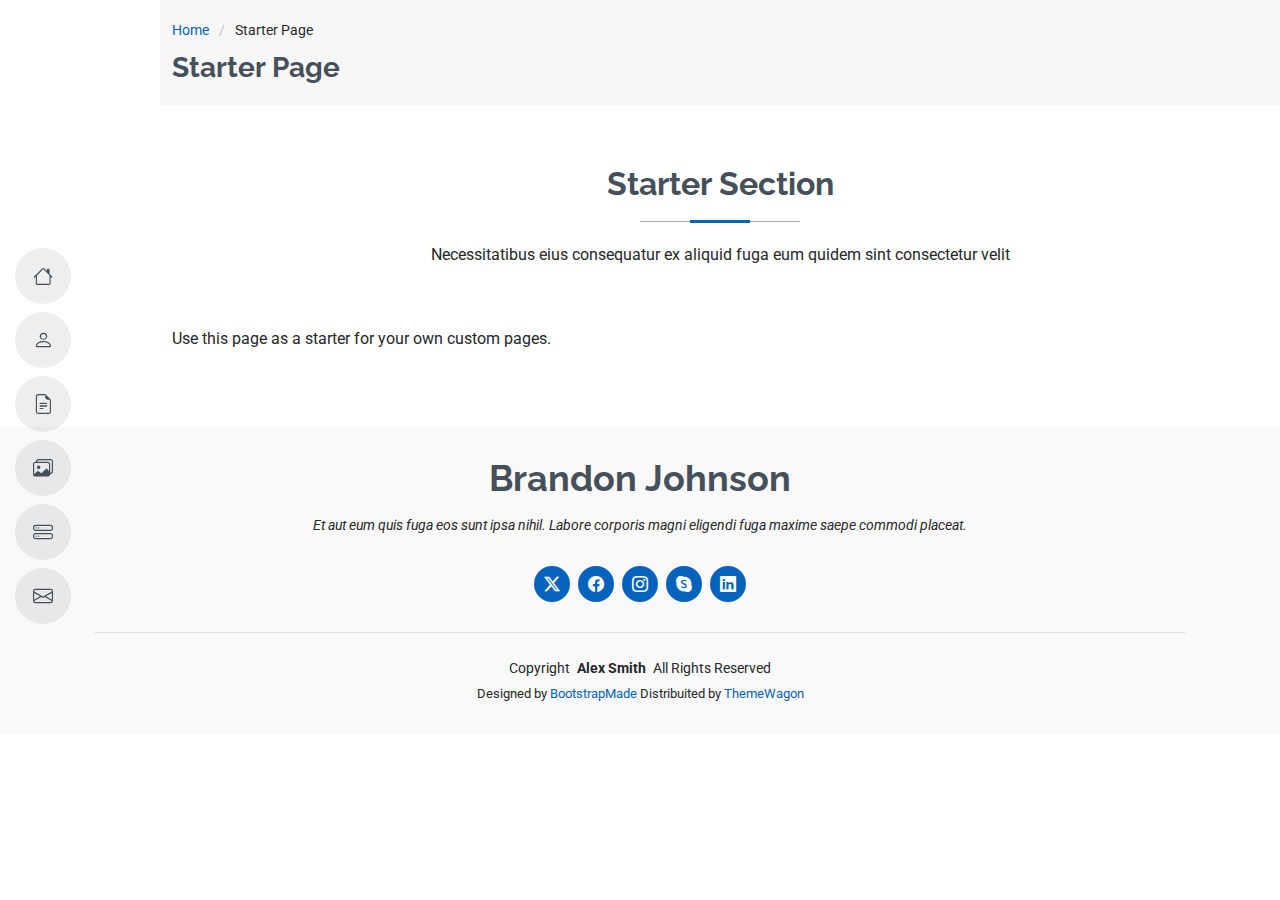
<file: starter-page.html>
<!DOCTYPE html>
<html lang="en">

<head>
  <meta charset="utf-8">
  <meta content="width=device-width, initial-scale=1.0" name="viewport">
  <title>Starter Page - MyResume Bootstrap Template</title>
  <meta content="" name="description">
  <meta content="" name="keywords">

  <!-- Favicons -->
  <link href="assets/img/favicon.png" rel="icon">
  <link href="assets/img/apple-touch-icon.png" rel="apple-touch-icon">

  <!-- Fonts -->
  <link href="https://fonts.googleapis.com" rel="preconnect">
  <link href="https://fonts.gstatic.com" rel="preconnect" crossorigin>
  <link href="https://fonts.googleapis.com/css2?family=Roboto:ital,wght@0,100;0,300;0,400;0,500;0,700;0,900;1,100;1,300;1,400;1,500;1,700;1,900&family=Poppins:ital,wght@0,100;0,200;0,300;0,400;0,500;0,600;0,700;0,800;0,900;1,100;1,200;1,300;1,400;1,500;1,600;1,700;1,800;1,900&family=Raleway:ital,wght@0,100;0,200;0,300;0,400;0,500;0,600;0,700;0,800;0,900;1,100;1,200;1,300;1,400;1,500;1,600;1,700;1,800;1,900&display=swap" rel="stylesheet">

  <!-- Vendor CSS Files -->
  <link href="assets/vendor/bootstrap/css/bootstrap.min.css" rel="stylesheet">
  <link href="assets/vendor/bootstrap-icons/bootstrap-icons.css" rel="stylesheet">
  <link href="assets/vendor/aos/aos.css" rel="stylesheet">
  <link href="assets/vendor/glightbox/css/glightbox.min.css" rel="stylesheet">
  <link href="assets/vendor/swiper/swiper-bundle.min.css" rel="stylesheet">

  <!-- Main CSS File -->
  <link href="assets/css/main.css" rel="stylesheet">

  <!-- =======================================================
  * Template Name: MyResume
  * Template URL: https://bootstrapmade.com/free-html-bootstrap-template-my-resume/
  * Updated: Jun 29 2024 with Bootstrap v5.3.3
  * Author: BootstrapMade.com
  * License: https://bootstrapmade.com/license/
  ======================================================== -->
</head>

<body class="starter-page-page">

  <header id="header" class="header d-flex flex-column justify-content-center">

    <i class="header-toggle d-xl-none bi bi-list"></i>

    <nav id="navmenu" class="navmenu">
      <ul>
        <li><a href="#hero"><i class="bi bi-house navicon"></i><span>Home</span></a></li>
        <li><a href="#about"><i class="bi bi-person navicon"></i><span>About</span></a></li>
        <li><a href="#resume"><i class="bi bi-file-earmark-text navicon"></i><span>Resume</span></a></li>
        <li><a href="#portfolio"><i class="bi bi-images navicon"></i><span>Portfolio</span></a></li>
        <li><a href="#services"><i class="bi bi-hdd-stack navicon"></i><span>Services</span></a></li>
        <li><a href="#contact"><i class="bi bi-envelope navicon"></i><span>Contact</span></a></li>
      </ul>
    </nav>

  </header>

  <main class="main">

    <!-- Page Title -->
    <div class="page-title" data-aos="fade">
      <div class="container">
        <nav class="breadcrumbs">
          <ol>
            <li><a href="index.html">Home</a></li>
            <li class="current">Starter Page</li>
          </ol>
        </nav>
        <h1>Starter Page</h1>
      </div>
    </div><!-- End Page Title -->

    <!-- Starter Section Section -->
    <section id="starter-section" class="starter-section section">

      <!-- Section Title -->
      <div class="container section-title" data-aos="fade-up">
        <h2>Starter Section</h2>
        <p>Necessitatibus eius consequatur ex aliquid fuga eum quidem sint consectetur velit</p>
      </div><!-- End Section Title -->

      <div class="container" data-aos="fade-up">
        <p>Use this page as a starter for your own custom pages.</p>
      </div>

    </section><!-- /Starter Section Section -->

  </main>

  <footer id="footer" class="footer position-relative light-background">
    <div class="container">
      <h3 class="sitename">Brandon Johnson</h3>
      <p>Et aut eum quis fuga eos sunt ipsa nihil. Labore corporis magni eligendi fuga maxime saepe commodi placeat.</p>
      <div class="social-links d-flex justify-content-center">
        <a href=""><i class="bi bi-twitter-x"></i></a>
        <a href=""><i class="bi bi-facebook"></i></a>
        <a href=""><i class="bi bi-instagram"></i></a>
        <a href=""><i class="bi bi-skype"></i></a>
        <a href=""><i class="bi bi-linkedin"></i></a>
      </div>
      <div class="container">
        <div class="copyright">
          <span>Copyright</span> <strong class="px-1 sitename">Alex Smith</strong> <span>All Rights Reserved</span>
        </div>
        <div class="credits">
          <!-- All the links in the footer should remain intact. -->
          <!-- You can delete the links only if you've purchased the pro version. -->
          <!-- Licensing information: https://bootstrapmade.com/license/ -->
          <!-- Purchase the pro version with working PHP/AJAX contact form: [buy-url] -->
          Designed by <a href="https://bootstrapmade.com/">BootstrapMade</a> Distribuited by <a href="https://themewagon.com">ThemeWagon</a>
        </div>
      </div>
    </div>
  </footer>

  <!-- Scroll Top -->
  <a href="#" id="scroll-top" class="scroll-top d-flex align-items-center justify-content-center"><i class="bi bi-arrow-up-short"></i></a>

  <!-- Preloader -->
  <div id="preloader"></div>

  <!-- Vendor JS Files -->
  <script src="assets/vendor/bootstrap/js/bootstrap.bundle.min.js"></script>
  <script src="assets/vendor/php-email-form/validate.js"></script>
  <script src="assets/vendor/aos/aos.js"></script>
  <script src="assets/vendor/typed.js/typed.umd.js"></script>
  <script src="assets/vendor/purecounter/purecounter_vanilla.js"></script>
  <script src="assets/vendor/waypoints/noframework.waypoints.js"></script>
  <script src="assets/vendor/glightbox/js/glightbox.min.js"></script>
  <script src="assets/vendor/imagesloaded/imagesloaded.pkgd.min.js"></script>
  <script src="assets/vendor/isotope-layout/isotope.pkgd.min.js"></script>
  <script src="assets/vendor/swiper/swiper-bundle.min.js"></script>

  <!-- Main JS File -->
  <script src="assets/js/main.js"></script>

</body>

</html>
</file>
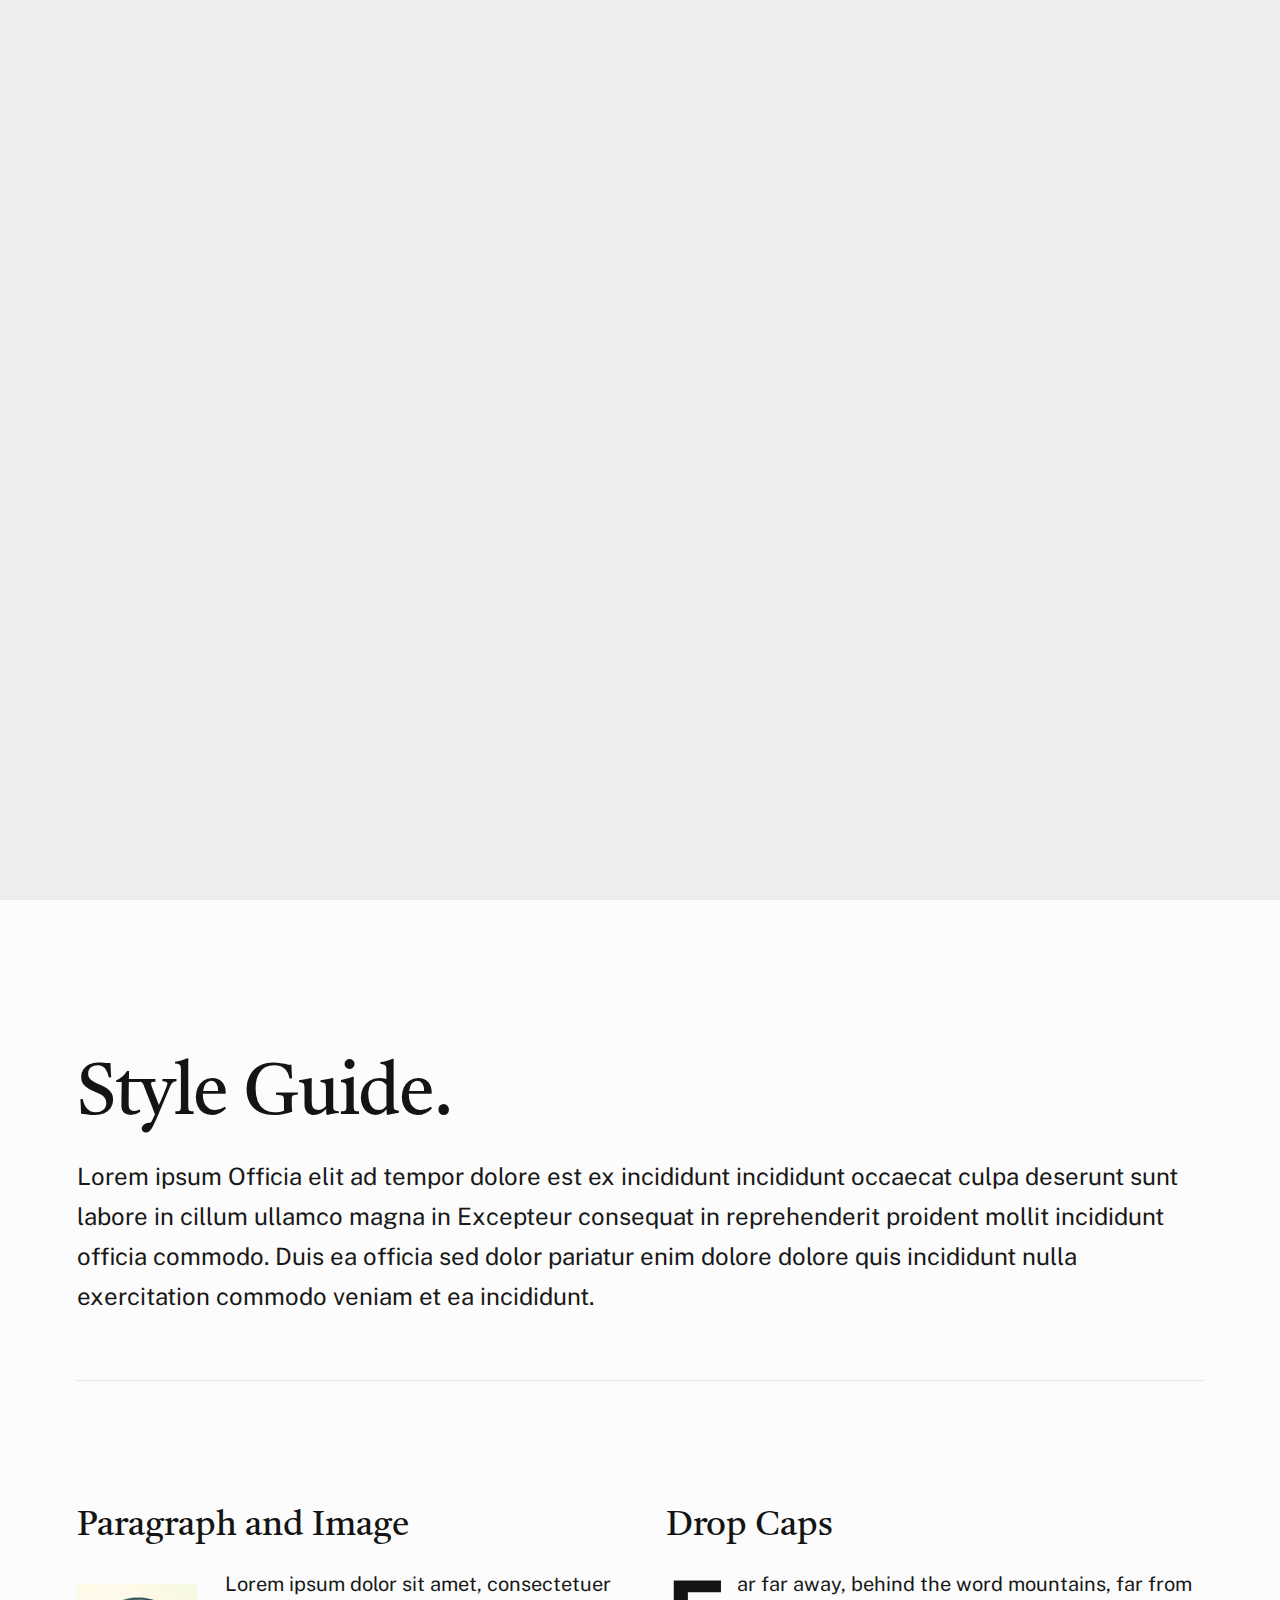
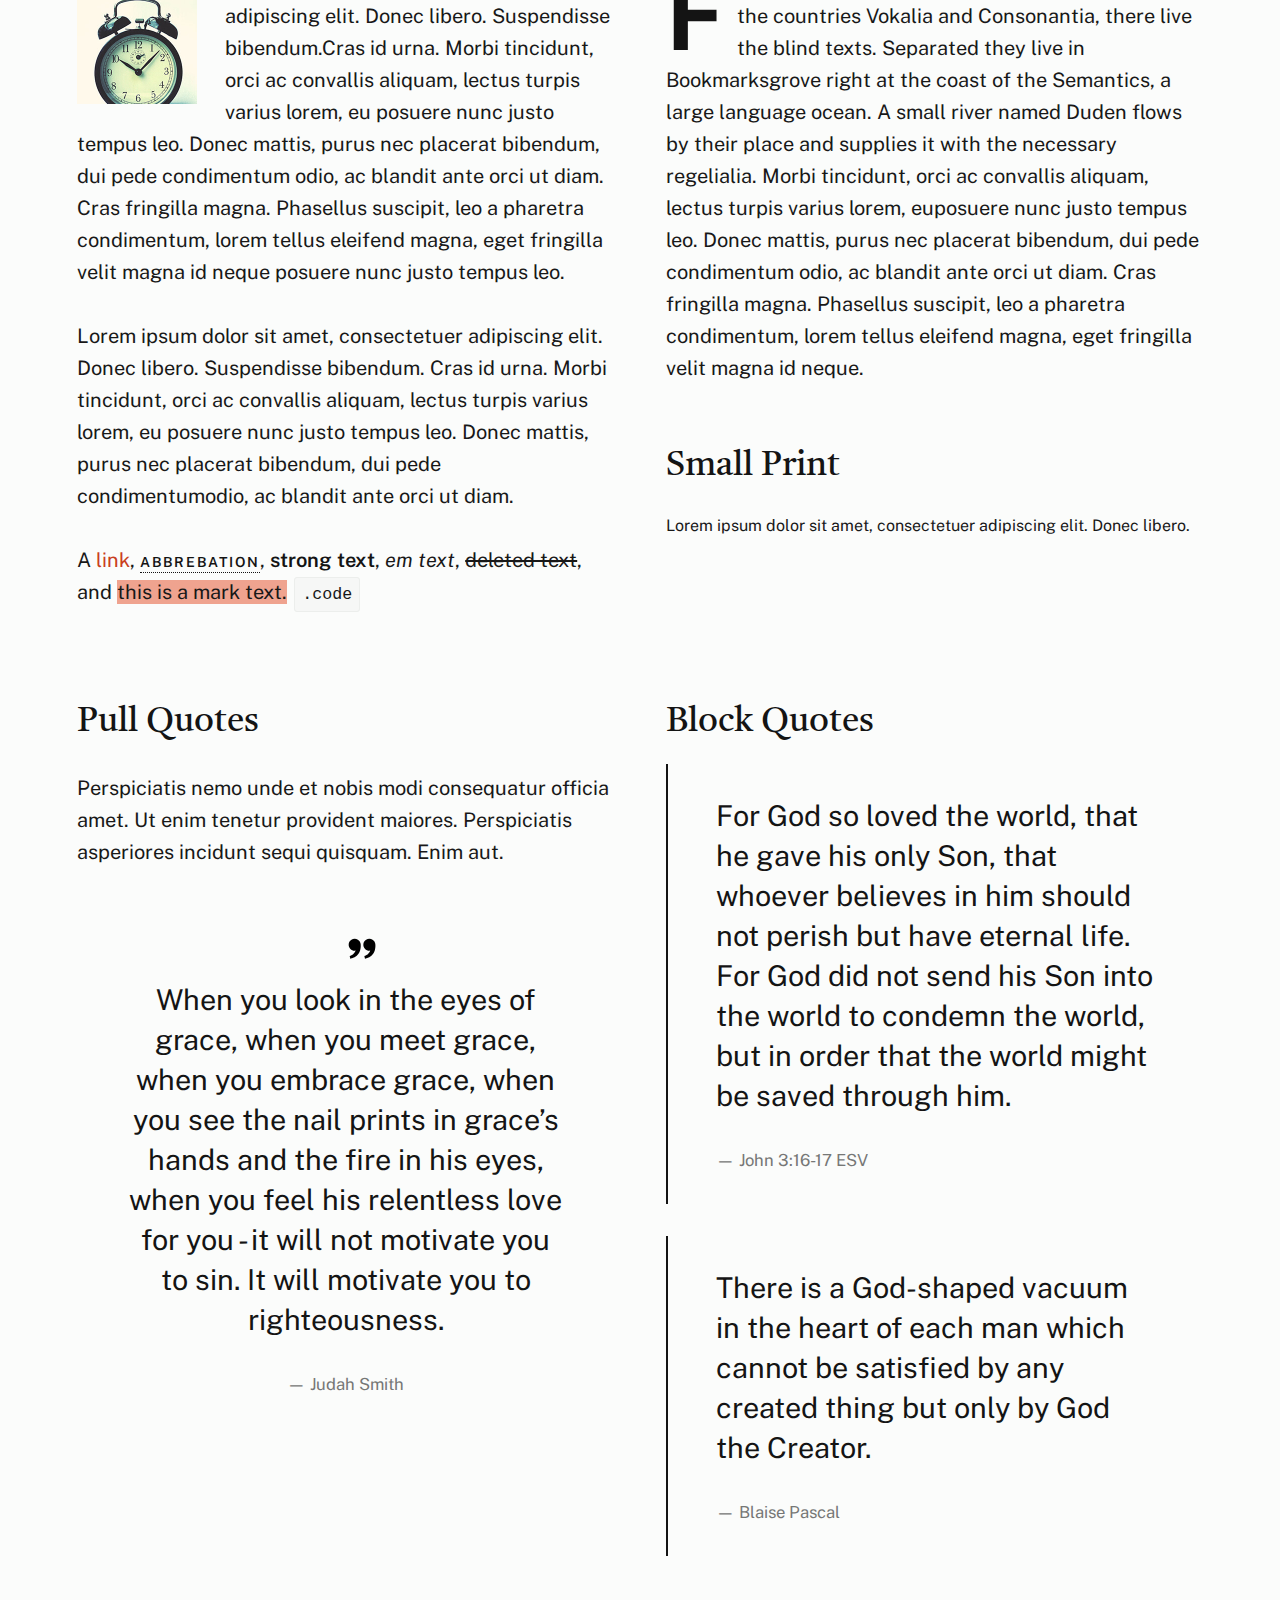
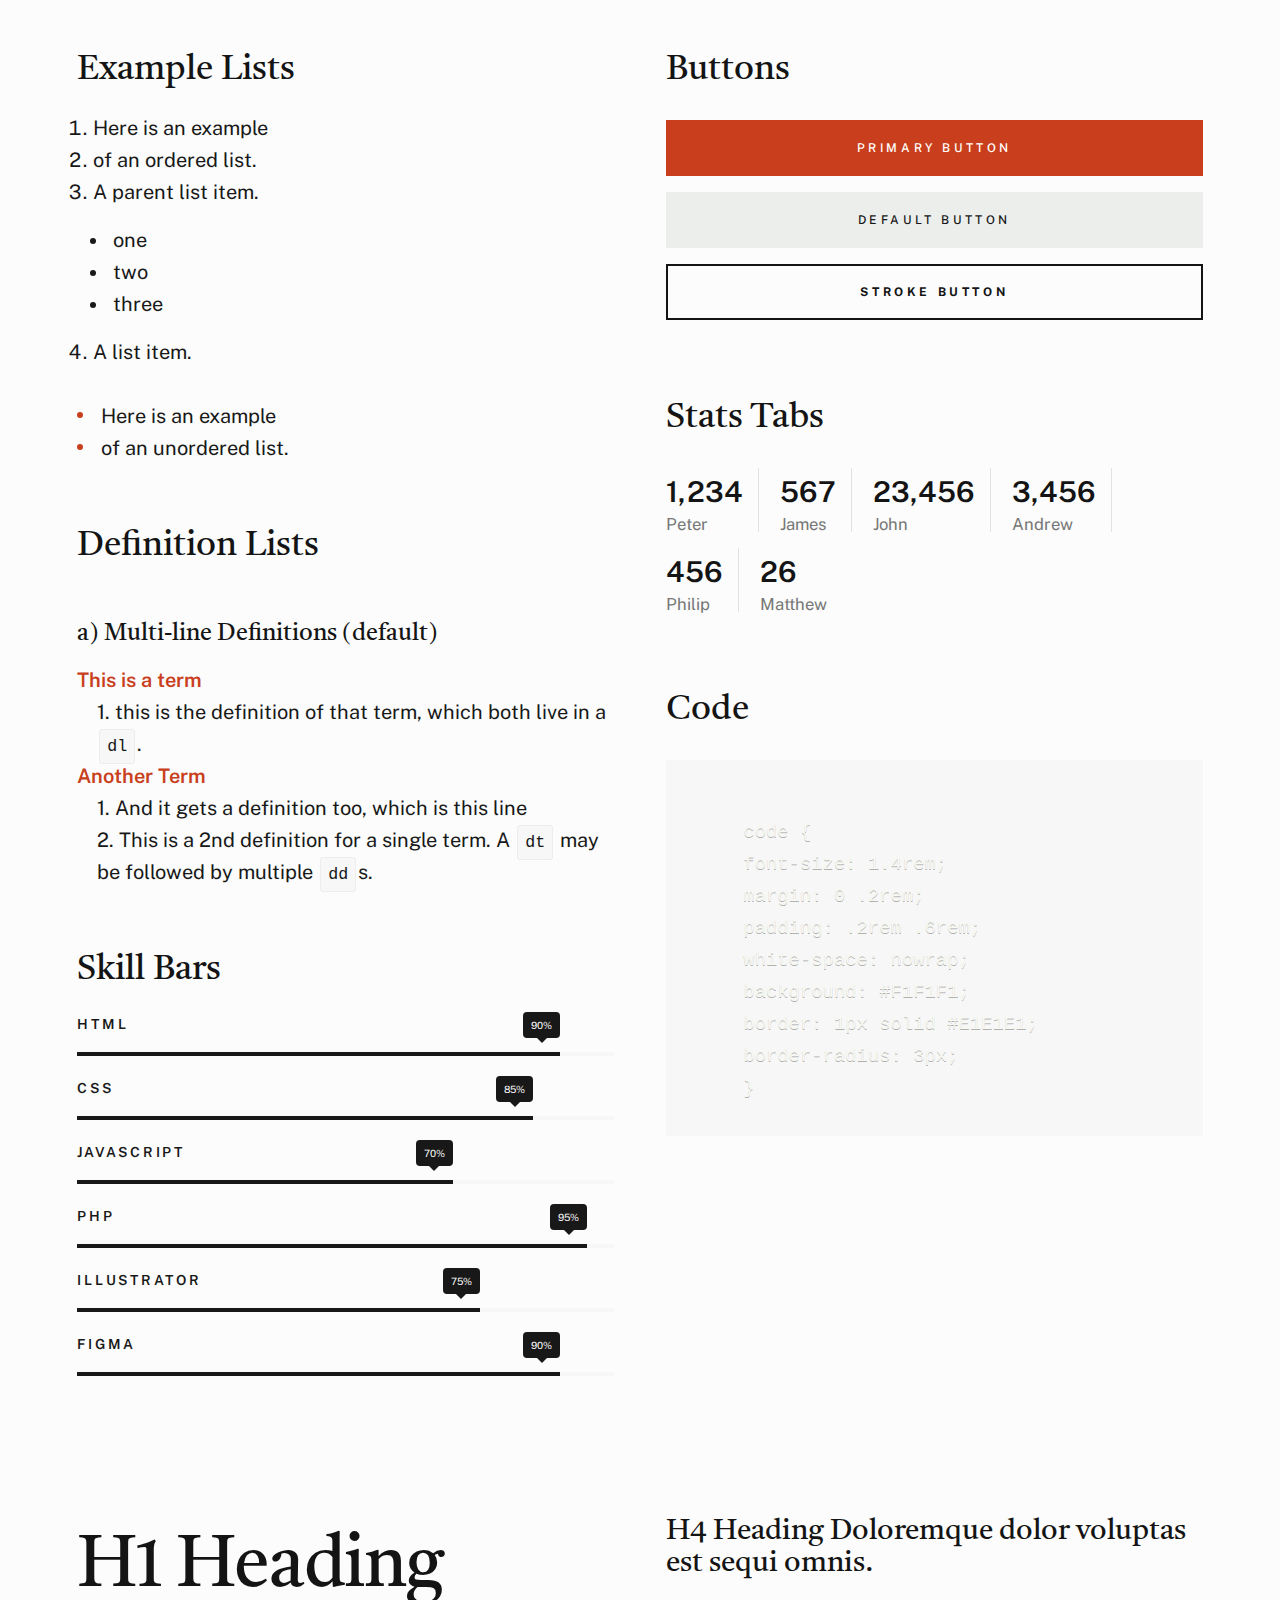
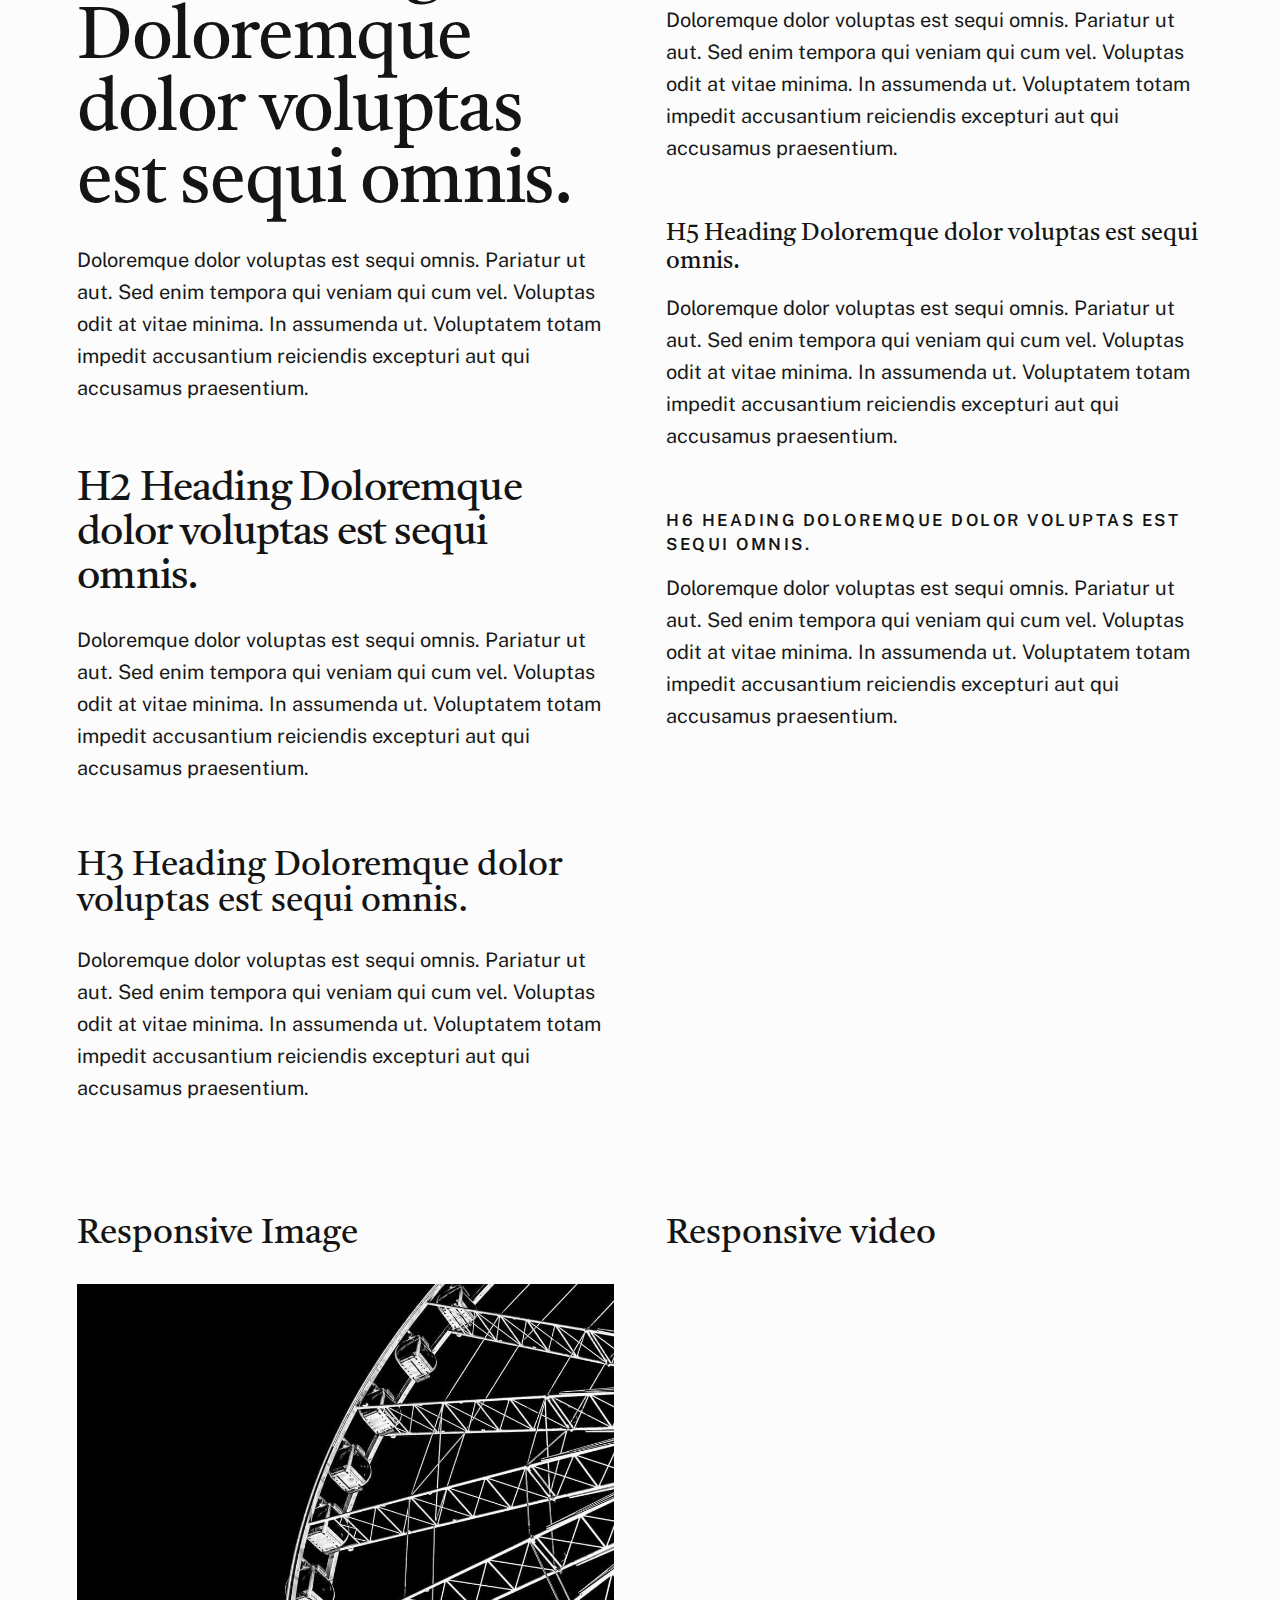
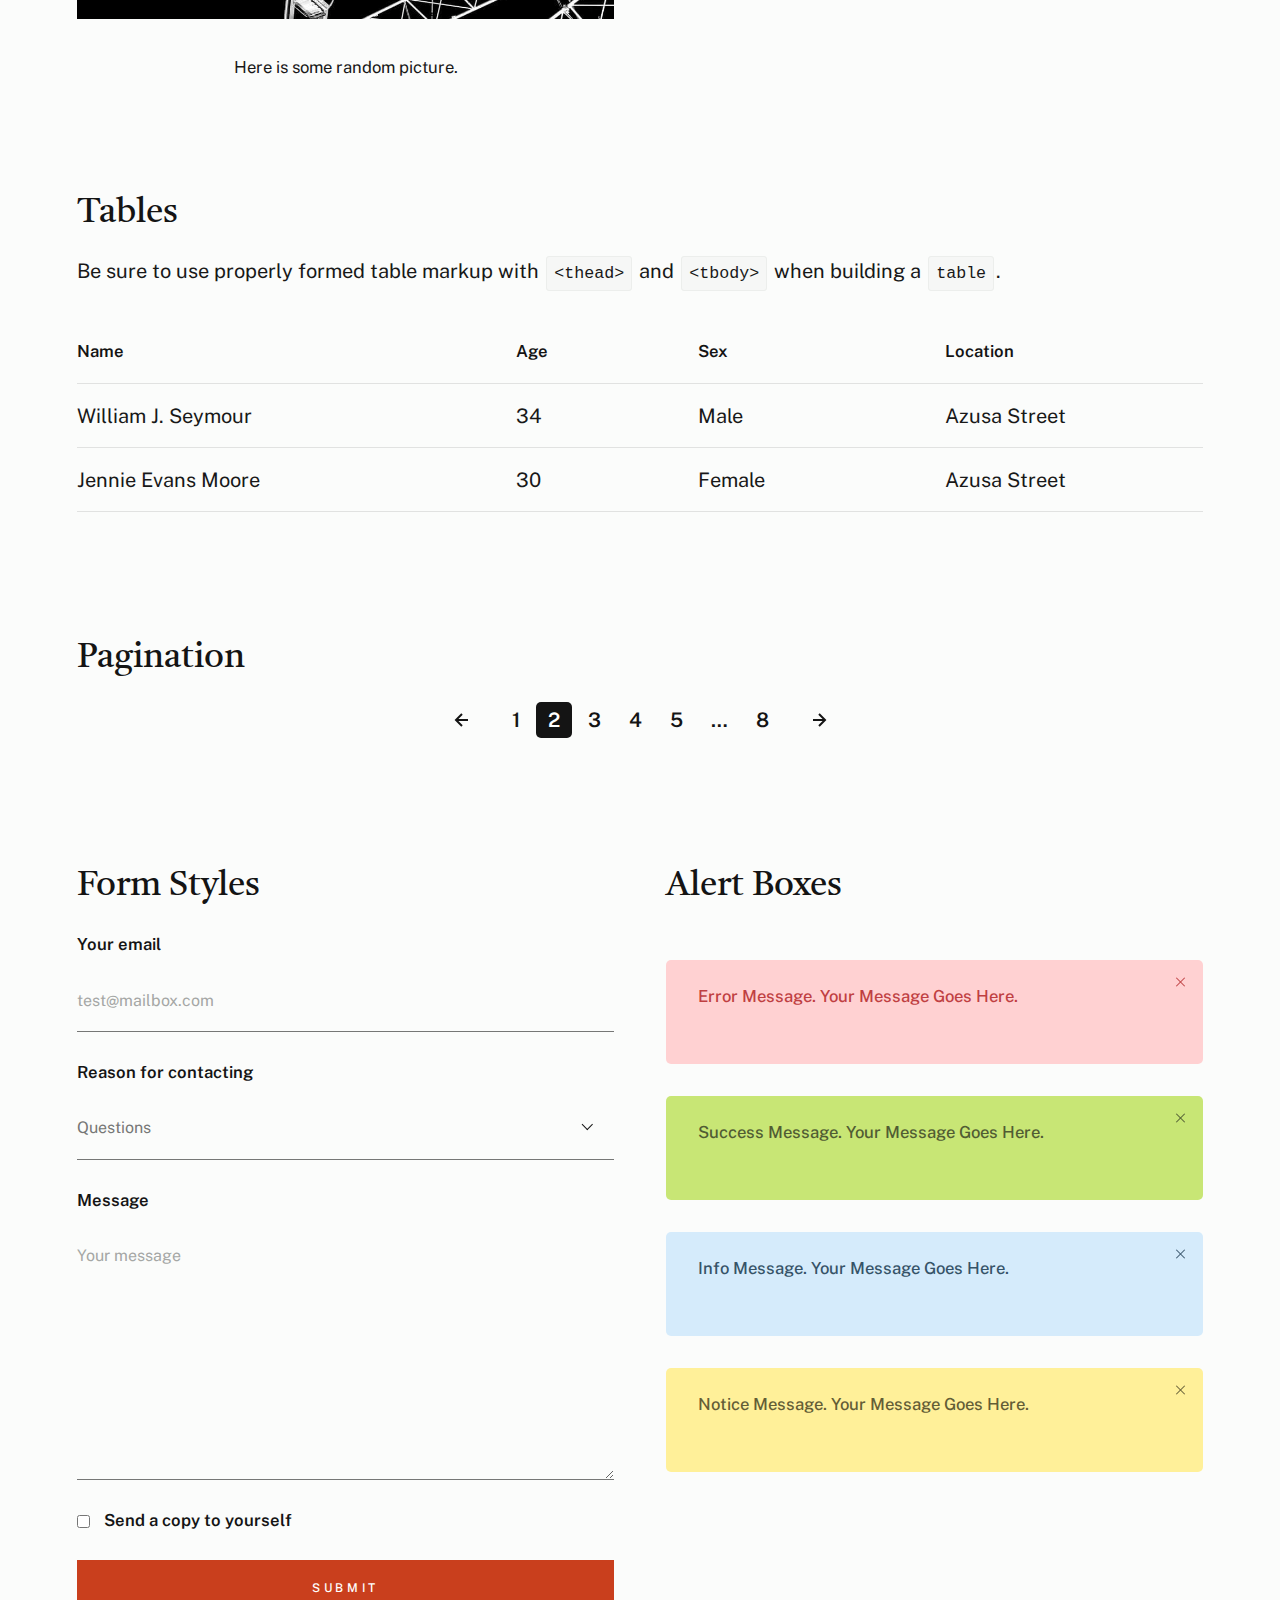
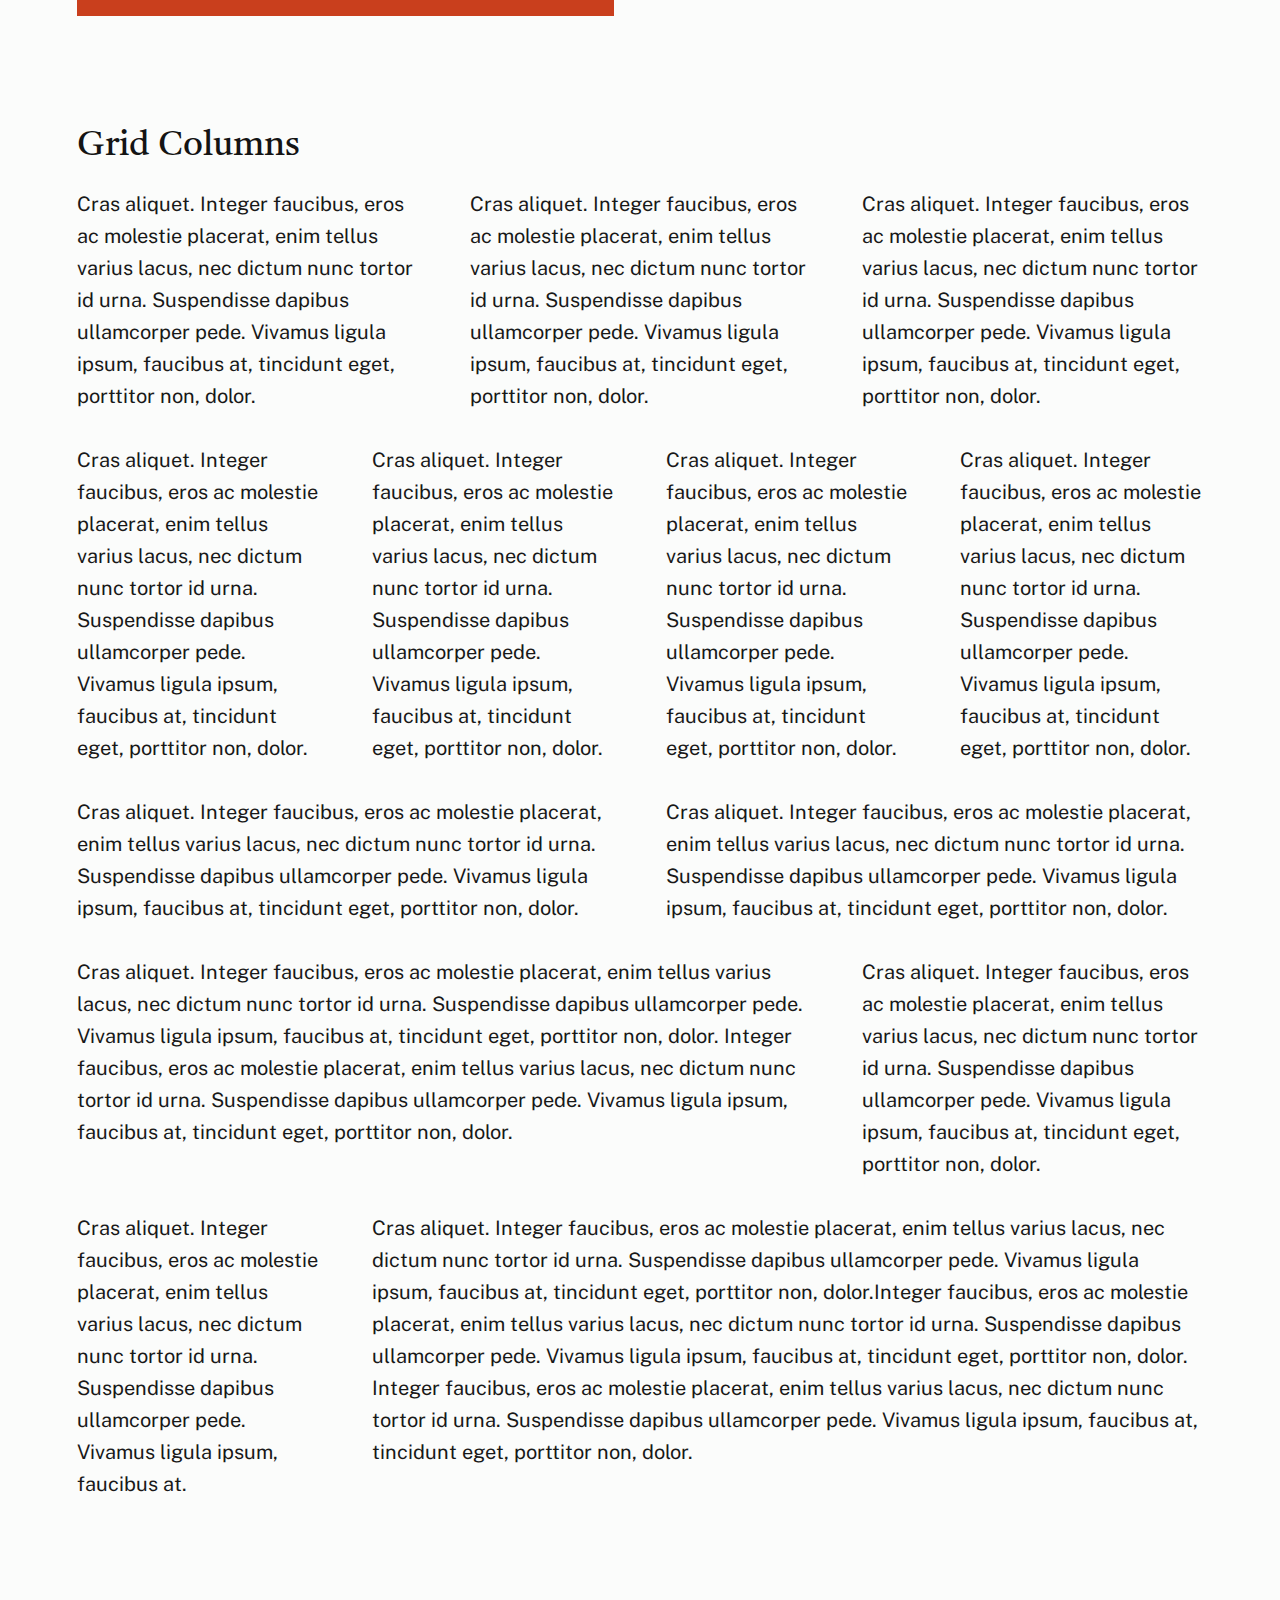
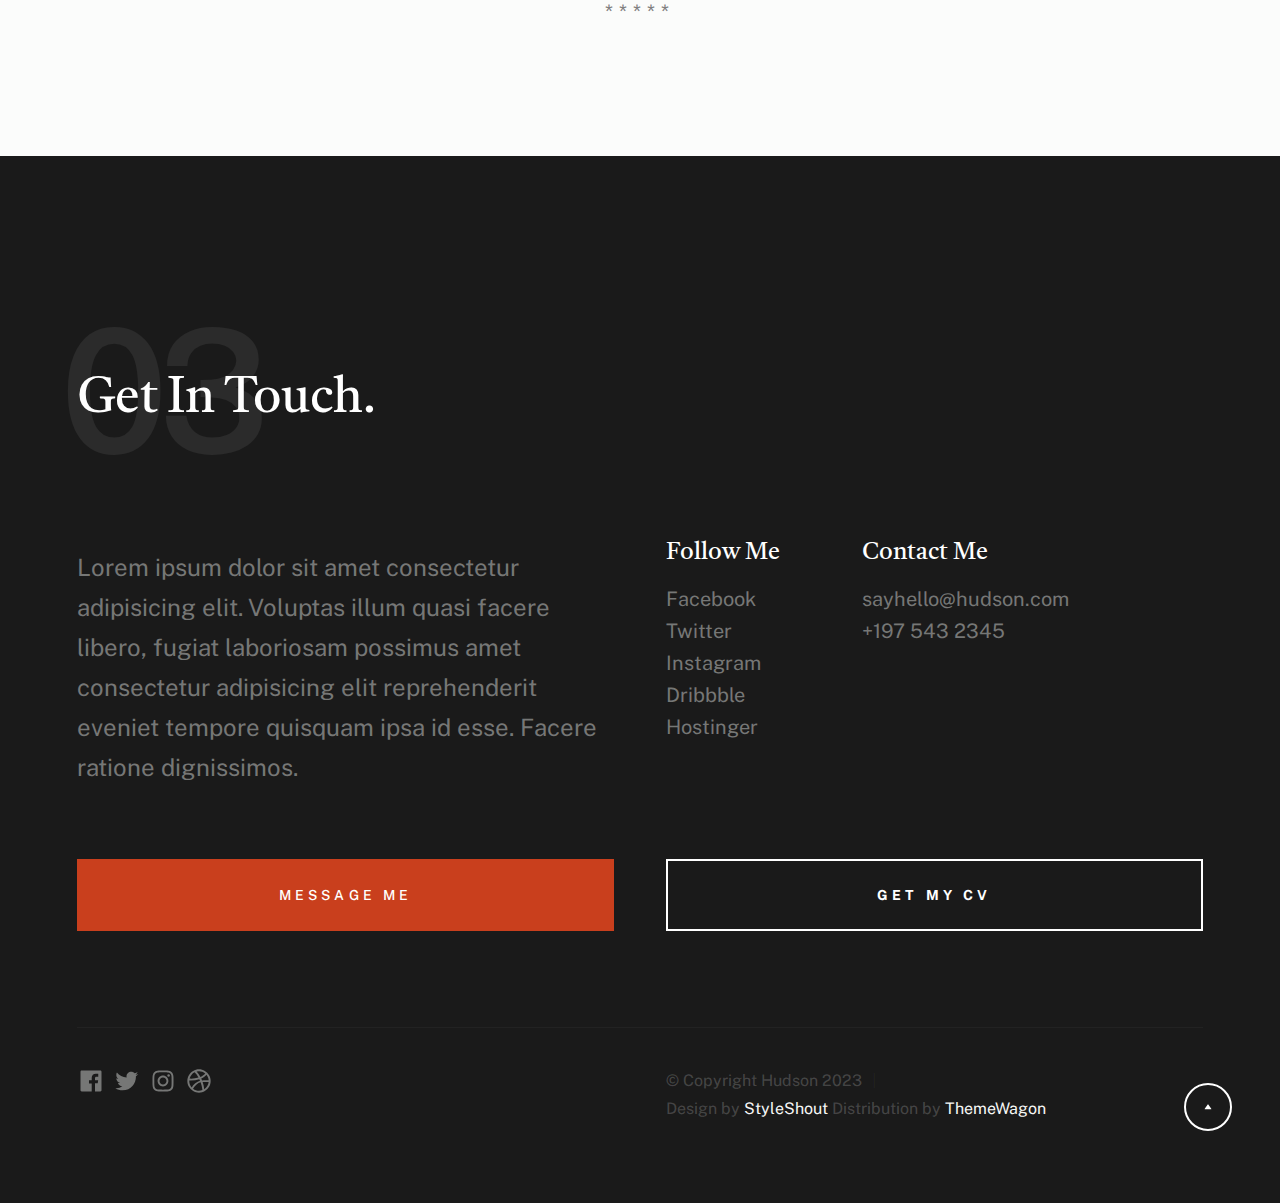
<file: styles.html>
<!DOCTYPE html>
<html lang="en" class="no-js" >
<head>

    <!--- basic page needs
    ================================================== -->
    <meta charset="utf-8">
    <meta name="viewport" content="width=device-width, initial-scale=1">
    <title>Styles - Hudson</title>

    <script>
        document.documentElement.classList.remove('no-js');
        document.documentElement.classList.add('js');
    </script>

    <!-- CSS
    ================================================== -->
    <link rel="stylesheet" href="css/vendor.css">
    <link rel="stylesheet" href="css/styles.css">

    <style type="text/css" media="screen">
        .s-styles {
            padding-top: var(--vspace-5);
            padding-bottom: var(--vspace-2);
            position: relative;
        }
        .s-styles .intro h1 {
            margin-top: 0;
        }
    </style>

    <!-- favicons
    ================================================== -->
    <link rel="apple-touch-icon" sizes="180x180" href="apple-touch-icon.png">
    <link rel="icon" type="image/png" sizes="32x32" href="favicon-32x32.png">
    <link rel="icon" type="image/png" sizes="16x16" href="favicon-16x16.png">
    <link rel="manifest" href="site.webmanifest">

</head>


<body id="top">

    
    <!-- preloader
    ================================================== -->
    <div id="preloader">
        <div id="loader" class="dots-fade">
            <div></div>
            <div></div>
            <div></div>
        </div>
    </div>


    <!-- page wrap
    ================================================== -->
    <div id="page" class="s-pagewrap">


        <!-- # site header 
        ================================================== -->
        <header class="s-header">
            <div class="row s-header__inner">

                <div class="s-header__block">
                    <div class="s-header__logo">
                        <a class="logo" href="index.html">
                            <img src="images/logo.svg" alt="Homepage">
                        </a>
                    </div>

                    <a class="s-header__menu-toggle" href="#0"><span>Menu</span></a>
                </div> <!-- end s-header__block -->

                <nav class="s-header__nav">    
                    <ul class="s-header__menu-links">
                        <li class="current"><a href="index.html">Intro</a></li>
                        <li><a href="index.html">About</a></li>
                        <li><a href="index.html">Works</a></li>
                        <li><a href="index.html">Contact</a></li>
                    </ul> <!-- s-header__menu-links -->    
                </nav> <!-- end s-header__nav -->

            </div> <!-- end s-header__inner -->
        </header> <!-- end s-header -->


        <!-- # intro
        ================================================== -->
        <section id="intro" class="s-intro">

            <div class="row s-intro__content width-sixteen-col">
                <div class="column lg-12 s-intro__content-inner grid-block grid-16">
                    
                    <div class="s-intro__content-text">

                        <div class="s-intro__content-pretitle text-pretitle">Hello</div>
                        <h1 class="s-intro__content-title">
                        I'm Jonathan Doe <br>
                        a product designer <br>
                        base in Somewhere.
                        </h1>                            

                        <div class="s-intro__content-btns">
                            <a class="btn" href="index.html#about">More About Me</a>
                            <a class="btn btn--stroke" href="index.html#footer">Get In Touch</a>
                        </div> <!-- s-intro__content-btns -->   

                    </div> <!-- s-intro__content-text -->                     
                    
                </div> <!-- s-intro__content-inner -->  
            </div> <!-- s-intro__content -->

            <ul class="s-intro__social social-list">
                <li>
                    <a href="#0">
                        <svg xmlns="http://www.w3.org/2000/svg" width="24" height="24" viewBox="0 0 24 24" style="fill:rgba(0, 0, 0, 1);transform:;-ms-filter:"><path d="M20,3H4C3.447,3,3,3.448,3,4v16c0,0.552,0.447,1,1,1h8.615v-6.96h-2.338v-2.725h2.338v-2c0-2.325,1.42-3.592,3.5-3.592 c0.699-0.002,1.399,0.034,2.095,0.107v2.42h-1.435c-1.128,0-1.348,0.538-1.348,1.325v1.735h2.697l-0.35,2.725h-2.348V21H20 c0.553,0,1-0.448,1-1V4C21,3.448,20.553,3,20,3z"></path></svg>
                        <span class="u-screen-reader-text">Facebook</span>
                    </a>
                </li>
                <li>
                    <a href="#0">
                        <svg xmlns="http://www.w3.org/2000/svg" width="24" height="24" viewBox="0 0 24 24" style="fill:rgba(0, 0, 0, 1);transform:;-ms-filter:"><path d="M19.633,7.997c0.013,0.175,0.013,0.349,0.013,0.523c0,5.325-4.053,11.461-11.46,11.461c-2.282,0-4.402-0.661-6.186-1.809 c0.324,0.037,0.636,0.05,0.973,0.05c1.883,0,3.616-0.636,5.001-1.721c-1.771-0.037-3.255-1.197-3.767-2.793 c0.249,0.037,0.499,0.062,0.761,0.062c0.361,0,0.724-0.05,1.061-0.137c-1.847-0.374-3.23-1.995-3.23-3.953v-0.05 c0.537,0.299,1.16,0.486,1.82,0.511C3.534,9.419,2.823,8.184,2.823,6.787c0-0.748,0.199-1.434,0.548-2.032 c1.983,2.443,4.964,4.04,8.306,4.215c-0.062-0.3-0.1-0.611-0.1-0.923c0-2.22,1.796-4.028,4.028-4.028 c1.16,0,2.207,0.486,2.943,1.272c0.91-0.175,1.782-0.512,2.556-0.973c-0.299,0.935-0.936,1.721-1.771,2.22 c0.811-0.088,1.597-0.312,2.319-0.624C21.104,6.712,20.419,7.423,19.633,7.997z"></path></svg>
                        <span class="u-screen-reader-text">Twitter</span>
                    </a>
                </li>
                <li>
                    <a href="#0">
                        <svg xmlns="http://www.w3.org/2000/svg" width="24" height="24" viewBox="0 0 24 24" style="fill:rgba(0, 0, 0, 1);transform:;-ms-filter:"><path d="M11.999,7.377c-2.554,0-4.623,2.07-4.623,4.623c0,2.554,2.069,4.624,4.623,4.624c2.552,0,4.623-2.07,4.623-4.624 C16.622,9.447,14.551,7.377,11.999,7.377L11.999,7.377z M11.999,15.004c-1.659,0-3.004-1.345-3.004-3.003 c0-1.659,1.345-3.003,3.004-3.003s3.002,1.344,3.002,3.003C15.001,13.659,13.658,15.004,11.999,15.004L11.999,15.004z"></path><circle cx="16.806" cy="7.207" r="1.078"></circle><path d="M20.533,6.111c-0.469-1.209-1.424-2.165-2.633-2.632c-0.699-0.263-1.438-0.404-2.186-0.42 c-0.963-0.042-1.268-0.054-3.71-0.054s-2.755,0-3.71,0.054C7.548,3.074,6.809,3.215,6.11,3.479C4.9,3.946,3.945,4.902,3.477,6.111 c-0.263,0.7-0.404,1.438-0.419,2.186c-0.043,0.962-0.056,1.267-0.056,3.71c0,2.442,0,2.753,0.056,3.71 c0.015,0.748,0.156,1.486,0.419,2.187c0.469,1.208,1.424,2.164,2.634,2.632c0.696,0.272,1.435,0.426,2.185,0.45 c0.963,0.042,1.268,0.055,3.71,0.055s2.755,0,3.71-0.055c0.747-0.015,1.486-0.157,2.186-0.419c1.209-0.469,2.164-1.424,2.633-2.633 c0.263-0.7,0.404-1.438,0.419-2.186c0.043-0.962,0.056-1.267,0.056-3.71s0-2.753-0.056-3.71C20.941,7.57,20.801,6.819,20.533,6.111z M19.315,15.643c-0.007,0.576-0.111,1.147-0.311,1.688c-0.305,0.787-0.926,1.409-1.712,1.711c-0.535,0.199-1.099,0.303-1.67,0.311 c-0.95,0.044-1.218,0.055-3.654,0.055c-2.438,0-2.687,0-3.655-0.055c-0.569-0.007-1.135-0.112-1.669-0.311 c-0.789-0.301-1.414-0.923-1.719-1.711c-0.196-0.534-0.302-1.099-0.311-1.669c-0.043-0.95-0.053-1.218-0.053-3.654 c0-2.437,0-2.686,0.053-3.655c0.007-0.576,0.111-1.146,0.311-1.687c0.305-0.789,0.93-1.41,1.719-1.712 c0.534-0.198,1.1-0.303,1.669-0.311c0.951-0.043,1.218-0.055,3.655-0.055c2.437,0,2.687,0,3.654,0.055 c0.571,0.007,1.135,0.112,1.67,0.311c0.786,0.303,1.407,0.925,1.712,1.712c0.196,0.534,0.302,1.099,0.311,1.669 c0.043,0.951,0.054,1.218,0.054,3.655c0,2.436,0,2.698-0.043,3.654H19.315z"></path></svg>
                        <span class="u-screen-reader-text">Instagram</span>
                    </a>
                </li>
                <li>
                    <a href="#0">
                        <svg xmlns="http://www.w3.org/2000/svg" width="24" height="24" viewBox="0 0 24 24" style="fill: rgba(0, 0, 0, 1);transform: ;msFilter:;"><path d="M20.66 6.98a9.932 9.932 0 0 0-3.641-3.64C15.486 2.447 13.813 2 12 2s-3.486.447-5.02 1.34c-1.533.893-2.747 2.107-3.64 3.64S2 10.187 2 12s.446 3.487 1.34 5.02a9.924 9.924 0 0 0 3.641 3.64C8.514 21.553 10.187 22 12 22s3.486-.447 5.02-1.34a9.932 9.932 0 0 0 3.641-3.64C21.554 15.487 22 13.813 22 12s-.446-3.487-1.34-5.02zM12 3.66c2 0 3.772.64 5.32 1.919-.92 1.174-2.286 2.14-4.1 2.9-1.002-1.813-2.088-3.327-3.261-4.54A7.715 7.715 0 0 1 12 3.66zM5.51 6.8a8.116 8.116 0 0 1 2.711-2.22c1.212 1.201 2.325 2.7 3.34 4.5-2 .6-4.114.9-6.341.9-.573 0-1.006-.013-1.3-.04A8.549 8.549 0 0 1 5.51 6.8zM3.66 12c0-.054.003-.12.01-.2.007-.08.01-.146.01-.2.254.014.641.02 1.161.02 2.666 0 5.146-.367 7.439-1.1.187.373.381.793.58 1.26-1.32.293-2.674 1.006-4.061 2.14S6.4 16.247 5.76 17.5c-1.4-1.587-2.1-3.42-2.1-5.5zM12 20.34c-1.894 0-3.594-.587-5.101-1.759.601-1.187 1.524-2.322 2.771-3.401 1.246-1.08 2.483-1.753 3.71-2.02a29.441 29.441 0 0 1 1.56 6.62 8.166 8.166 0 0 1-2.94.56zm7.08-3.96a8.351 8.351 0 0 1-2.58 2.621c-.24-2.08-.7-4.107-1.379-6.081.932-.066 1.765-.1 2.5-.1.799 0 1.686.034 2.659.1a8.098 8.098 0 0 1-1.2 3.46zm-1.24-5c-1.16 0-2.233.047-3.22.14a27.053 27.053 0 0 0-.68-1.62c2.066-.906 3.532-2.006 4.399-3.3 1.2 1.414 1.854 3.027 1.96 4.84-.812-.04-1.632-.06-2.459-.06z"></path></svg>
                        <span class="u-screen-reader-text">Dribbble</span>
                    </a>
                </li>
                <li>
                    <a href="#0">
                        <svg xmlns="http://www.w3.org/2000/svg" width="24" height="24" viewBox="0 0 24 24" style="fill: rgba(0, 0, 0, 1);transform: ;msFilter:;"><path d="M11.99 2C6.472 2 2 6.473 2 11.99c0 4.232 2.633 7.85 6.35 9.306-.088-.79-.166-2.006.034-2.868.182-.78 1.172-4.966 1.172-4.966s-.299-.599-.299-1.484c0-1.388.805-2.425 1.808-2.425.853 0 1.264.64 1.264 1.407 0 .858-.546 2.139-.827 3.327-.235.994.499 1.805 1.479 1.805 1.775 0 3.141-1.872 3.141-4.575 0-2.392-1.719-4.064-4.173-4.064-2.843 0-4.512 2.132-4.512 4.335 0 .858.331 1.779.744 2.28a.3.3 0 0 1 .069.286c-.076.315-.245.994-.277 1.133-.044.183-.145.222-.335.134-1.247-.581-2.027-2.405-2.027-3.871 0-3.151 2.289-6.045 6.601-6.045 3.466 0 6.159 2.469 6.159 5.77 0 3.444-2.171 6.213-5.184 6.213-1.013 0-1.964-.525-2.29-1.146l-.623 2.374c-.225.868-.834 1.956-1.241 2.62a10 10 0 0 0 2.958.445c5.517 0 9.99-4.473 9.99-9.99S17.507 2 11.99 2"></path></svg>
                        <span class="u-screen-reader-text">Pinterest</span>
                    </a>
                </li>
            </ul> <!-- end s-intro__social -->

            <div class="s-intro__content-media">                               
                <img src="images/intro-bg.jpg" srcset="images/intro-bg.jpg 1x, images/intro-bg.jpg 2x" alt="">
            </div> <!-- s-intro__content-media -->                

            <div class="s-intro__btn-download">
                <a class="btn btn--stroke" href="#0">Get My CV</a>
            </div> <!-- end s-intro__btn-download -->
            
            <div class="s-intro__scroll-down">
                <a href="#styles" class="smoothscroll">
                    <div class="scroll-icon">
                        <svg xmlns="http://www.w3.org/2000/svg" width="24" height="24" viewBox="0 0 24 24" style="fill: rgba(0, 0, 0, 1);transform: ;msFilter:;"><path d="M11.178 19.569a.998.998 0 0 0 1.644 0l9-13A.999.999 0 0 0 21 5H3a1.002 1.002 0 0 0-.822 1.569l9 13z"></path></svg>
                    </div>
                    <span class="scroll-text u-screen-reader-text">Scroll Down</span>
                </a>
            </div> <!-- s-intro__scroll-down -->

        </section> <!-- end s-intro -->


        <!-- # styles
        ================================================== -->
        <section id="styles" class="s-styles">

            <div class="row">

                <div class="column xl-12 intro">

                    <h1>Style Guide.</h1>

                    <p class="lead">Lorem ipsum Officia elit ad tempor dolore est ex incididunt incididunt occaecat culpa deserunt 
                    sunt labore in cillum ullamco magna in Excepteur consequat in reprehenderit proident mollit incididunt officia commodo.
                    Duis ea officia sed dolor pariatur enim dolore dolore quis incididunt nulla exercitation commodo veniam et ea incididunt.
                    </p>

                    <hr>
                </div>

            </div> <!-- end row -->
    
            <div class="row">
    
                <div class="column mob-12 md-6 stack-on-900">
    
                    <h3>Paragraph and Image</h3>
    
                    <p><a href="#"><img width="120" height="120" class="u-pull-left" alt="sample-image" src="images/sample-image.jpg"></a>
                    Lorem ipsum dolor sit amet, consectetuer adipiscing elit. Donec libero. Suspendisse bibendum.Cras id urna. Morbi 
                    tincidunt, orci ac convallis aliquam, lectus turpis varius lorem, eu posuere nunc justo tempus leo. Donec mattis, 
                    purus nec placerat bibendum, dui pede condimentum odio, ac blandit ante orci ut diam. Cras fringilla magna. 
                    Phasellus suscipit, leo a pharetra condimentum, lorem tellus eleifend magna, eget fringilla velit magna id 
                    neque posuere nunc justo tempus leo. </p>
    
                    <p>
                    Lorem ipsum dolor sit amet, consectetuer adipiscing elit. Donec libero. Suspendisse bibendum. Cras id urna. 
                    Morbi tincidunt, orci ac convallis aliquam, lectus turpis varius lorem, eu posuere nunc justo tempus leo. 
                    Donec mattis, purus nec placerat bibendum, dui pede condimentumodio, ac blandit ante orci ut diam.	
                    </p>
    
                    <p>A <a href="#">link</a>,
                    <abbr title="this really isn't a very good description">abbrebation</abbr>,
                    <strong>strong text</strong>,
                    <em>em text</em>,
                    <del>deleted text</del>, and
                    <mark>this is a mark text.</mark>
                    <code>.code</code>
                    </p>
    
                </div>
    
                <div class="column mob-12 md-6">
    
                    <h3>Drop Caps</h3>
    
                    <p class="drop-cap">Far far away, behind the word mountains, far from the countries Vokalia and Consonantia,
                    there live the blind texts. Separated they live in Bookmarksgrove right at the coast of the
                    Semantics, a large language ocean. A small river named Duden flows by their place and supplies it with the 
                    necessary regelialia. Morbi tincidunt, orci ac convallis aliquam, lectus turpis varius lorem, 
                    euposuere nunc justo tempus leo. Donec mattis, purus nec placerat bibendum, dui pede condimentum odio, 
                    ac blandit ante orci ut diam. Cras fringilla magna. Phasellus suscipit, leo a pharetra condimentum, 
                    lorem tellus eleifend magna, eget fringilla velit magna id neque.
                    </p>
    
                    <h3>Small Print</h3>
    
                    <p><small>Lorem ipsum dolor sit amet, consectetuer adipiscing elit. Donec libero.</small></p>
                    
            
    
                </div>
    
            </div> <!-- end row -->
    
            <div class="row">
    
                <div class="column xl-6 md-12">
    
                    <h3 class="u-add-bottom">Pull Quotes</h3>
    
                    <p>
                    Perspiciatis nemo unde et nobis modi consequatur officia amet. Ut enim 
                    tenetur provident maiores. Perspiciatis asperiores incidunt sequi 
                    quisquam. Enim aut. 
                    </p>
    
                    <figure class="pull-quote">
                        <blockquote>
                            <p>
                            When you look in the eyes of grace, when you meet grace, 
                            when you embrace grace, when you see the nail prints in 
                            grace’s hands and the fire in his eyes, when you feel his 
                            relentless love for you - it will not motivate you to sin. 
                            It will motivate you to righteousness.
                            </p>
    
                            <footer>
                                <cite>Judah Smith</cite>
                            </footer>
                        </blockquote>
                    </figure>
    
    
                </div>
    
                <div class="column xl-6 md-12">
    
                    <h3 class="h-add-bottom">Block Quotes</h3>
    
                    <blockquote cite="http://where-i-got-my-info-from.com">
                        <p>
                        For God so loved the world, that he gave his only Son, that whoever believes in 
                        him should not perish but have eternal life. For God did not send his Son into 
                        the world to condemn the world, but in order that the world might be 
                        saved through him.
                        </p>
    
                        <footer>
                            <cite>
                                <a href="#0">John 3:16-17 ESV</a>
                            </cite>
                        </footer>
    
                    </blockquote>
    
                    <blockquote>
                        <p>There is a God-shaped vacuum in the heart of each man which cannot be satisfied 
                        by any created thing but only by God the Creator.</p>
    
                        <footer>
                            <cite>Blaise Pascal</cite>
                        </footer>
    
                    </blockquote>
    
                </div>
    
            </div> <!-- end row -->
    
            <div class="row u-add-half-bottom">
    
                <div class="column xl-6 md-12">
    
                    <h3>Example Lists</h3>
    
                    <ol>
                        <li>Here is an example</li>
                        <li>of an ordered list.</li>
                        <li>A parent list item.
                            <ul>
                                <li>one</li>
                                <li>two</li>
                                <li>three</li>
                            </ul>
                            </li>
                            <li>A list item.</li>
                        </ol>
    
                    <ul class="disc">
                        <li>Here is an example</li>
                        <li>of an unordered list.</li>
                    </ul>
    
                    <h3>Definition Lists</h3>
    
                    <h5>a) Multi-line Definitions (default) </h5>
    
                    <dl class="dictionary-style">
                        <dt><strong>This is a term</strong></dt>
                            <dd>this is the definition of that term, which both live in a <code>dl</code>.</dd>
                        <dt><strong>Another Term</strong></dt>
                            <dd>And it gets a definition too, which is this line</dd>
                            <dd>This is a 2<sup>nd</sup> definition for a single term. A <code>dt</code> may be followed by multiple <code>dd</code>s.</dd>
                    </dl>
    
                    <h3 class="u-add-bottom">Skill Bars</h3>
    
                    <ul class="skill-bars">
                        <li>
                        <div class="progress percent90"><span>90%</span></div>
                        <strong>HTML</strong>
                        </li>
                        <li>
                        <div class="progress percent85"><span>85%</span></div>
                        <strong>CSS</strong>
                        </li>
                        <li>
                        <div class="progress percent70"><span>70%</span></div>
                        <strong>Javascript</strong>
                        </li>
                        <li>
                        <div class="progress percent95"><span>95%</span></div>
                        <strong>PHP</strong>
                        </li>
                        <li>
                        <div class="progress percent75"><span>75%</span></div>
                        <strong>Illustrator</strong>
                        </li>
                        <li>
                        <div class="progress percent90"><span>90%</span></div>
                        <strong>Figma</strong>
                        </li>
                    </ul>
    
                </div>
    
                <div class="column xl-6 md-12">
    
                    <h3 class="u-add-bottom">Buttons</h3>
    
                    <p>
                        <a class="btn btn--primary u-fullwidth" href="#0">Primary Button</a>
                        <a class="btn u-fullwidth" href="#0">Default Button</a>
                        <a class="btn btn--stroke u-fullwidth" href="#0">Stroke Button</a>
                    </p>
    
                    <h3>Stats Tabs</h3>
    
                    <ul class="stats-tabs">
                        <li><a href="#0">1,234 <em>Peter</em></a></li>
                        <li><a href="#0">567 <em>James</em></a></li>
                        <li><a href="#0">23,456 <em>John</em></a></li>
                        <li><a href="#0">3,456 <em>Andrew</em></a></li>
                        <li><a href="#0">456 <em>Philip</em></a></li>
                        <li><a href="#0">26 <em>Matthew</em></a></li>
                    </ul>
    
                    <h3 class="u-add-bottom">Code</h3>
    
<pre><code class="language-css">
    code {
    font-size: 1.4rem;
    margin: 0 .2rem;
    padding: .2rem .6rem;
    white-space: nowrap;
    background: #F1F1F1;
    border: 1px solid #E1E1E1;	
    border-radius: 3px;
    }
</code></pre>
    
                </div>
    
            </div> <!-- end row -->
    
            <div class="row u-add-half-bottom">
    
                <div class="column xl-6 md-12">
                        
                    <h1>H1 Heading Doloremque dolor voluptas est sequi omnis.</h1>
                    <p>Doloremque dolor voluptas est sequi omnis. Pariatur ut aut. Sed enim tempora qui veniam qui cum vel. 
                    Voluptas odit at vitae minima. In assumenda ut. Voluptatem totam impedit accusantium reiciendis excepturi aut qui accusamus praesentium.</p>
    
                    <h2>H2 Heading Doloremque dolor voluptas est sequi omnis.</h2>
                    <p>Doloremque dolor voluptas est sequi omnis. Pariatur ut aut. Sed enim tempora qui veniam qui cum vel. 
                    Voluptas odit at vitae minima. In assumenda ut. Voluptatem totam impedit accusantium reiciendis excepturi aut qui accusamus praesentium.</p>
    
                    <h3>H3 Heading Doloremque dolor voluptas est sequi omnis.</h3>
                    <p>Doloremque dolor voluptas est sequi omnis. Pariatur ut aut. Sed enim tempora qui veniam qui cum vel. 
                    Voluptas odit at vitae minima. In assumenda ut. Voluptatem totam impedit accusantium reiciendis excepturi aut qui accusamus praesentium.</p>
    
                    
                </div>
    
                <div class="column xl-6 md-12">
                    <h4>H4 Heading Doloremque dolor voluptas est sequi omnis.</h4>
                    <p>Doloremque dolor voluptas est sequi omnis. Pariatur ut aut. Sed enim tempora qui veniam qui cum vel. 
                    Voluptas odit at vitae minima. In assumenda ut. Voluptatem totam impedit accusantium reiciendis excepturi aut qui accusamus praesentium.</p>
    
                    <h5>H5 Heading Doloremque dolor voluptas est sequi omnis.</h5>
                    <p>Doloremque dolor voluptas est sequi omnis. Pariatur ut aut. Sed enim tempora qui veniam qui cum vel. 
                    Voluptas odit at vitae minima. In assumenda ut. Voluptatem totam impedit accusantium reiciendis excepturi aut qui accusamus praesentium.</p>
    
                    <h6>H6 Heading Doloremque dolor voluptas est sequi omnis.</h6>
                    <p>Doloremque dolor voluptas est sequi omnis. Pariatur ut aut. Sed enim tempora qui veniam qui cum vel. 
                    Voluptas odit at vitae minima. In assumenda ut. Voluptatem totam impedit accusantium reiciendis excepturi aut qui accusamus praesentium.</p>
        
                    
                </div>
    
            </div> <!-- end row -->
    
            <div class="row u-add-half-bottom">
    
                <div class="column xl-6 md-12">
    
                    <h3 class="u-add-bottom">Responsive Image</h3>
    
                    <figure>
                        <img src="images/wheel-500.jpg" 
                        srcset="images/wheel-1000.jpg 1000w, 
                        images/wheel-500.jpg 500w" 
                        sizes="(max-width: 1000px) 100vw, 1000px" alt="">
    
                        <figcaption>
                            Here is some random picture.
                        </figcaption>
                    </figure>
    
                </div>
    
                <div class="column xl-6 md-12">
    
                    <h3 class="u-add-bottom">Responsive video</h3>
    
                    <div class="video-container">
                    <iframe src="https://player.vimeo.com/video/14592941?color=00a650&title=0&byline=0&portrait=0" width="500" height="281" frameborder="0" webkitallowfullscreen mozallowfullscreen allowfullscreen></iframe> 
                    </div>
    
                </div>
                
            </div> <!-- end row -->
    
            <div class="row u-add-bottom">
    
                <div class="column xl-12">
    
                    <h3>Tables</h3>
                    <p>Be sure to use properly formed table markup with <code>&lt;thead&gt;</code> and <code>&lt;tbody&gt;</code> when building a <code>table</code>.</p>
    
                    <div class="table-responsive">
    
                        <table>
                                <thead>
                                <tr>
                                    <th>Name</th>
                                    <th>Age</th>
                                    <th>Sex</th>
                                    <th>Location</th>
                                </tr>
                                </thead>
                                <tbody>
                                <tr>
                                    <td>William J. Seymour</td>
                                    <td>34</td>
                                    <td>Male</td>
                                    <td>Azusa Street</td>
                                </tr>
                                <tr>
                                    <td>Jennie Evans Moore</td>
                                    <td>30</td>
                                    <td>Female</td>
                                    <td>Azusa Street</td>
                                </tr>
                                </tbody>
                        </table>
    
                    </div>
    
                </div>
                
            </div> <!-- end row -->
    
            <div class="row">
    
                <div class="column xl-12">
                    <h3>Pagination</h3>
    
                    <nav class="pgn">
                        <ul>
                            <li>
                                <a class="pgn__prev" href="#0">
                                    <svg xmlns="http://www.w3.org/2000/svg" width="24" height="24" viewBox="0 0 24 24"><path d="M12.707 17.293L8.414 13H18v-2H8.414l4.293-4.293-1.414-1.414L4.586 12l6.707 6.707z"/></svg>
                                </a>
                            </li>
                            <li><a class="pgn__num" href="#0">1</a></li>
                            <li><span class="pgn__num current">2</span></li>
                            <li><a class="pgn__num" href="#0">3</a></li>
                            <li><a class="pgn__num" href="#0">4</a></li>
                            <li><a class="pgn__num" href="#0">5</a></li>
                            <li><span class="pgn__num dots">…</span></li>
                            <li><a class="pgn__num" href="#0">8</a></li>
                            <li>
                                <a class="pgn__next" href="#0">
                                    <svg xmlns="http://www.w3.org/2000/svg" width="24" height="24" viewBox="0 0 24 24"><path d="M11.293 17.293l1.414 1.414L19.414 12l-6.707-6.707-1.414 1.414L15.586 11H6v2h9.586z"/></svg>
                                </a>
                            </li>
                        </ul>
                    </nav>
                </div>
    
            </div> <!-- end row -->
    
            <div class="row">
    
                <div class="column xl-6 md-12">
    
                    <h3 class="u-add-bottom">Form Styles</h3>
    
                    <form>
                        <div>
                            <label for="sampleInput">Your email</label>
                            <input class="u-fullwidth" type="email" placeholder="test@mailbox.com" id="sampleInput">
                        </div>
                        <div>
                            <label for="sampleRecipientInput">Reason for contacting</label>
                            <div class="ss-custom-select">
                                <select class="u-fullwidth" id="sampleRecipientInput">
                                    <option value="Option 1">Questions</option>
                                    <option value="Option 2">Report</option>
                                    <option value="Option 3">Others</option>
                                </select>
                            </div>
                        </div>
                        
                        <label for="exampleMessage">Message</label>
                        <textarea class="u-fullwidth" placeholder="Your message" id="exampleMessage"></textarea>
    
                        <label class="u-add-bottom">
                            <input type="checkbox">
                            <span class="label-text">Send a copy to yourself</span>
                        </label>
                    
                        <input class="btn--primary u-fullwidth" type="submit" value="Submit">
                    </form>
    
                </div>
    
                <div class="column xl-6 md-12">
    
                    <h3>Alert Boxes</h3>
    
                    <br>
                    
                    <div class="alert-box alert-box--error">
                        <p>Error Message. Your Message Goes Here.</p>
                        <span class="alert-box__close"></span>
                    </div><!-- end error -->
                            
                    <div class="alert-box alert-box--success">
                        <p>Success Message. Your Message Goes Here.</p>
                        <span class="alert-box__close"></span>
                    </div><!-- end success -->
                            
                    <div class="alert-box alert-box--info">
                        <p>Info Message. Your Message Goes Here.</p>
                        <span class="alert-box__close"></span>
                    </div><!-- end info -->
                            
                    <div class="alert-box alert-box--notice">
                        <p>Notice Message. Your Message Goes Here.</p>
                        <span class="alert-box__close"></span>
                    </div><!-- end notice -->
                
                </div>
    
            </div> <!-- end row -->

            <div class="row">
            
                <div class="xl-12 column">
                <h3 class="half-bottom">Grid Columns</h3>
                </div>
    
            </div> <!-- Row End-->
    
            <!--<h4>1/3 Columns</h4>  -->
    
            <div class="row">
    
                <div class="xl-4 md-12 column">
                    <p>
                    Cras aliquet. Integer faucibus, eros ac molestie placerat, enim tellus varius lacus,
                    nec dictum nunc tortor id urna. Suspendisse dapibus ullamcorper pede. Vivamus ligula ipsum,
                    faucibus at, tincidunt eget, porttitor non, dolor. 
                    </p>
                </div>
    
                <div class="xl-4 md-12 column">
                    <p>
                    Cras aliquet. Integer faucibus, eros ac molestie placerat, enim tellus varius lacus,
                    nec dictum nunc tortor id urna. Suspendisse dapibus ullamcorper pede. Vivamus ligula ipsum,
                    faucibus at, tincidunt eget, porttitor non, dolor. 
                    </p>
                </div>
    
                <div class="xl-4 md-12 column">
                    <p>
                    Cras aliquet. Integer faucibus, eros ac molestie placerat, enim tellus varius lacus,
                    nec dictum nunc tortor id urna. Suspendisse dapibus ullamcorper pede. Vivamus ligula ipsum,
                    faucibus at, tincidunt eget, porttitor non, dolor. 
                    </p>
                </div>
    
            </div>
    
            <!--<h4>1/4 Columns</h4>  -->
    
            <div class="row">
    
                <div class="xl-3 md-6 tab-12 column">
                    <p>
                    Cras aliquet. Integer faucibus, eros ac molestie placerat, enim tellus varius lacus,
                    nec dictum nunc tortor id urna. Suspendisse dapibus ullamcorper pede. Vivamus ligula ipsum,
                    faucibus at, tincidunt eget, porttitor non, dolor. 
                    </p>
                </div>
    
                <div class="xl-3 md-6 tab-12 column">
                    <p>
                    Cras aliquet. Integer faucibus, eros ac molestie placerat, enim tellus varius lacus,
                    nec dictum nunc tortor id urna. Suspendisse dapibus ullamcorper pede. Vivamus ligula ipsum,
                    faucibus at, tincidunt eget, porttitor non, dolor. 
                    </p>
                </div>
    
                <div class="xl-3 md-6 tab-12 column">
                    <p>
                    Cras aliquet. Integer faucibus, eros ac molestie placerat, enim tellus varius lacus,
                    nec dictum nunc tortor id urna. Suspendisse dapibus ullamcorper pede. Vivamus ligula ipsum,
                    faucibus at, tincidunt eget, porttitor non, dolor. 
                    </p>
                </div>
    
                <div class="xl-3 md-6 tab-12 column">
                    <p>
                    Cras aliquet. Integer faucibus, eros ac molestie placerat, enim tellus varius lacus,
                    nec dictum nunc tortor id urna. Suspendisse dapibus ullamcorper pede. Vivamus ligula ipsum,
                    faucibus at, tincidunt eget, porttitor non, dolor. 
                    </p>
                </div>
    
            </div>
    
            <!--<h4>1/2 Columns</h4>  -->
    
            <div class="row">
    
                <div class="xl-6 tab-12 column">
                    <p>
                    Cras aliquet. Integer faucibus, eros ac molestie placerat, enim tellus varius lacus,
                    nec dictum nunc tortor id urna. Suspendisse dapibus ullamcorper pede. Vivamus ligula ipsum,
                    faucibus at, tincidunt eget, porttitor non, dolor. 
                    </p>
                </div>
    
                <div class="xl-6 tab-12 column">
                    <p>
                    Cras aliquet. Integer faucibus, eros ac molestie placerat, enim tellus varius lacus,
                    nec dictum nunc tortor id urna. Suspendisse dapibus ullamcorper pede. Vivamus ligula ipsum,
                    faucibus at, tincidunt eget, porttitor non, dolor. 
                    </p>
                </div>
    
            </div>
    
            <!--<h4>2/3 Columns</h4>  -->
    
            <div class="row">
    
                <div class="xl-8 md-7 tab-12 column">
                    <p>
                    Cras aliquet. Integer faucibus, eros ac molestie placerat, enim tellus varius lacus,
                    nec dictum nunc tortor id urna. Suspendisse dapibus ullamcorper pede. Vivamus ligula ipsum,
                    faucibus at, tincidunt eget, porttitor non, dolor. Integer faucibus, eros ac molestie placerat, enim tellus varius lacus,
                    nec dictum nunc tortor id urna. Suspendisse dapibus ullamcorper pede. Vivamus ligula ipsum,
                    faucibus at, tincidunt eget, porttitor non, dolor.
                    </p>
                </div>
    
                <div class="xl-4 md-5 tab-12 column">
                    <p>
                    Cras aliquet. Integer faucibus, eros ac molestie placerat, enim tellus varius lacus,
                    nec dictum nunc tortor id urna. Suspendisse dapibus ullamcorper pede. Vivamus ligula ipsum,
                    faucibus at, tincidunt eget, porttitor non, dolor. 
                    </p>
                </div>
    
            </div>
    
            <!--<h4>3/4 Columns</h4>  -->
    
            <div class="row">
    
                <div class="xl-3 md-5 tab-12 column">
                    <p>
                    Cras aliquet. Integer faucibus, eros ac molestie placerat, enim tellus varius lacus,
                    nec dictum nunc tortor id urna. Suspendisse dapibus ullamcorper pede. Vivamus ligula ipsum,
                    faucibus at. 
                    </p>
                </div>
    
                <div class="xl-9 md-7 tab-12 column">
                    <p>
                    Cras aliquet. Integer faucibus, eros ac molestie placerat, enim tellus varius lacus,
                    nec dictum nunc tortor id urna. Suspendisse dapibus ullamcorper pede. Vivamus ligula ipsum,
                    faucibus at, tincidunt eget, porttitor non, dolor.Integer faucibus, eros ac molestie placerat, enim tellus varius lacus,
                    nec dictum nunc tortor id urna. Suspendisse dapibus ullamcorper pede. Vivamus ligula ipsum,
                    faucibus at, tincidunt eget, porttitor non, dolor. Integer faucibus, eros ac molestie placerat, enim tellus varius lacus,
                    nec dictum nunc tortor id urna. Suspendisse dapibus ullamcorper pede. Vivamus ligula ipsum,
                    faucibus at, tincidunt eget, porttitor non, dolor.
                    </p>
                </div>
    
            </div> 
    
            <hr class="fancy">

        </section> <!-- end s-styles -->


        <!-- # footer 
        ================================================== -->
        <footer id="footer" class="s-footer">

            <div class="row">
                <div class="column lg-12">
                    <div class="section-header light-on-dark" data-num="03">
                        <h2 class="text-display-title">Get In Touch.</h2>
                    </div> <!-- end section-header -->
                </div>
            </div>

            <div class="row s-footer__content">

                <div class="column xl-6 md-12 s-footer__block s-footer__about">                    
                    <p class="attention-getter">
                    Lorem ipsum dolor sit amet consectetur adipisicing elit. Voluptas illum quasi facere libero, 
                    fugiat laboriosam possimus amet consectetur adipisicing elit reprehenderit eveniet tempore quisquam ipsa id esse. Facere ratione dignissimos.
                    </p>               
                </div> <!-- end section-footer__about -->

                <div class="column xl-6 md-12 s-footer__block s-footer__site-links">
                    <div class="row">
                        <div class="column xl-4 lg-5 md-6 tab-12">
                            <h5>Follow Me</h5>
                            <ul class="link-list">
                                <li><a href="#0">Facebook</a></li>
                                <li><a href="#0">Twitter</a></li>
                                <li><a href="#0">Instagram</a></li>
                                <li><a href="#0">Dribbble</a></li>
                                <li><a href="https://styleshout.com/go/hostinger/">Hostinger</a></li>
                            </ul>
                        </div>
                        <div class="column xl-6 md-6 tab-12">
                            <h5>Contact Me</h5>
                            <ul class="link-list">
                                <li><a href="mailto:#0">sayhello@hudson.com</a></li>
                                <li><a href="tel:+1975432345">+197 543 2345</a></li>
                            </ul> 
                        </div>
                    </div>                    
                </div> <!-- end section-footer__site-links -->

            </div> <!-- end section-footer__content -->


            <div class="row s-footer__buttons">
               
                <div class="column xl-6 tab-12">
                    <a href="mailto:#0" class="btn btn--primary btn--large u-fullwidth">Message Me</a>
                </div>
          
                <div class="column xl-6 tab-12">                    
                    <a href="#0" class="btn btn--stroke btn--large u-fullwidth">Get My CV</a>
                </div>
            
            </div> <!-- end section-footer__buttons -->              
            
            <div class="row s-footer__bottom">
                
                <div class="column xl-6 lg-12">
                    <ul class="s-footer__social social-list">
                        <li>
                            <a href="#0">
                                <svg xmlns="http://www.w3.org/2000/svg" width="24" height="24" viewBox="0 0 24 24" style="fill:rgba(0, 0, 0, 1);transform:;-ms-filter:"><path d="M20,3H4C3.447,3,3,3.448,3,4v16c0,0.552,0.447,1,1,1h8.615v-6.96h-2.338v-2.725h2.338v-2c0-2.325,1.42-3.592,3.5-3.592 c0.699-0.002,1.399,0.034,2.095,0.107v2.42h-1.435c-1.128,0-1.348,0.538-1.348,1.325v1.735h2.697l-0.35,2.725h-2.348V21H20 c0.553,0,1-0.448,1-1V4C21,3.448,20.553,3,20,3z"></path></svg>
                                <span class="u-screen-reader-text">Facebook</span>
                            </a>
                        </li>
                        <li>
                            <a href="#0">
                                <svg xmlns="http://www.w3.org/2000/svg" width="24" height="24" viewBox="0 0 24 24" style="fill:rgba(0, 0, 0, 1);transform:;-ms-filter:"><path d="M19.633,7.997c0.013,0.175,0.013,0.349,0.013,0.523c0,5.325-4.053,11.461-11.46,11.461c-2.282,0-4.402-0.661-6.186-1.809 c0.324,0.037,0.636,0.05,0.973,0.05c1.883,0,3.616-0.636,5.001-1.721c-1.771-0.037-3.255-1.197-3.767-2.793 c0.249,0.037,0.499,0.062,0.761,0.062c0.361,0,0.724-0.05,1.061-0.137c-1.847-0.374-3.23-1.995-3.23-3.953v-0.05 c0.537,0.299,1.16,0.486,1.82,0.511C3.534,9.419,2.823,8.184,2.823,6.787c0-0.748,0.199-1.434,0.548-2.032 c1.983,2.443,4.964,4.04,8.306,4.215c-0.062-0.3-0.1-0.611-0.1-0.923c0-2.22,1.796-4.028,4.028-4.028 c1.16,0,2.207,0.486,2.943,1.272c0.91-0.175,1.782-0.512,2.556-0.973c-0.299,0.935-0.936,1.721-1.771,2.22 c0.811-0.088,1.597-0.312,2.319-0.624C21.104,6.712,20.419,7.423,19.633,7.997z"></path></svg>
                                <span class="u-screen-reader-text">Twitter</span>
                            </a>
                        </li>
                        <li>
                            <a href="#0">
                                <svg xmlns="http://www.w3.org/2000/svg" width="24" height="24" viewBox="0 0 24 24" style="fill:rgba(0, 0, 0, 1);transform:;-ms-filter:"><path d="M11.999,7.377c-2.554,0-4.623,2.07-4.623,4.623c0,2.554,2.069,4.624,4.623,4.624c2.552,0,4.623-2.07,4.623-4.624 C16.622,9.447,14.551,7.377,11.999,7.377L11.999,7.377z M11.999,15.004c-1.659,0-3.004-1.345-3.004-3.003 c0-1.659,1.345-3.003,3.004-3.003s3.002,1.344,3.002,3.003C15.001,13.659,13.658,15.004,11.999,15.004L11.999,15.004z"></path><circle cx="16.806" cy="7.207" r="1.078"></circle><path d="M20.533,6.111c-0.469-1.209-1.424-2.165-2.633-2.632c-0.699-0.263-1.438-0.404-2.186-0.42 c-0.963-0.042-1.268-0.054-3.71-0.054s-2.755,0-3.71,0.054C7.548,3.074,6.809,3.215,6.11,3.479C4.9,3.946,3.945,4.902,3.477,6.111 c-0.263,0.7-0.404,1.438-0.419,2.186c-0.043,0.962-0.056,1.267-0.056,3.71c0,2.442,0,2.753,0.056,3.71 c0.015,0.748,0.156,1.486,0.419,2.187c0.469,1.208,1.424,2.164,2.634,2.632c0.696,0.272,1.435,0.426,2.185,0.45 c0.963,0.042,1.268,0.055,3.71,0.055s2.755,0,3.71-0.055c0.747-0.015,1.486-0.157,2.186-0.419c1.209-0.469,2.164-1.424,2.633-2.633 c0.263-0.7,0.404-1.438,0.419-2.186c0.043-0.962,0.056-1.267,0.056-3.71s0-2.753-0.056-3.71C20.941,7.57,20.801,6.819,20.533,6.111z M19.315,15.643c-0.007,0.576-0.111,1.147-0.311,1.688c-0.305,0.787-0.926,1.409-1.712,1.711c-0.535,0.199-1.099,0.303-1.67,0.311 c-0.95,0.044-1.218,0.055-3.654,0.055c-2.438,0-2.687,0-3.655-0.055c-0.569-0.007-1.135-0.112-1.669-0.311 c-0.789-0.301-1.414-0.923-1.719-1.711c-0.196-0.534-0.302-1.099-0.311-1.669c-0.043-0.95-0.053-1.218-0.053-3.654 c0-2.437,0-2.686,0.053-3.655c0.007-0.576,0.111-1.146,0.311-1.687c0.305-0.789,0.93-1.41,1.719-1.712 c0.534-0.198,1.1-0.303,1.669-0.311c0.951-0.043,1.218-0.055,3.655-0.055c2.437,0,2.687,0,3.654,0.055 c0.571,0.007,1.135,0.112,1.67,0.311c0.786,0.303,1.407,0.925,1.712,1.712c0.196,0.534,0.302,1.099,0.311,1.669 c0.043,0.951,0.054,1.218,0.054,3.655c0,2.436,0,2.698-0.043,3.654H19.315z"></path></svg>
                                <span class="u-screen-reader-text">Instagram</span>
                            </a>
                        </li>
                        <li>
                            <a href="#0">
                                <svg xmlns="http://www.w3.org/2000/svg" width="24" height="24" viewBox="0 0 24 24" style="fill: rgba(0, 0, 0, 1);transform: ;msFilter:;"><path d="M20.66 6.98a9.932 9.932 0 0 0-3.641-3.64C15.486 2.447 13.813 2 12 2s-3.486.447-5.02 1.34c-1.533.893-2.747 2.107-3.64 3.64S2 10.187 2 12s.446 3.487 1.34 5.02a9.924 9.924 0 0 0 3.641 3.64C8.514 21.553 10.187 22 12 22s3.486-.447 5.02-1.34a9.932 9.932 0 0 0 3.641-3.64C21.554 15.487 22 13.813 22 12s-.446-3.487-1.34-5.02zM12 3.66c2 0 3.772.64 5.32 1.919-.92 1.174-2.286 2.14-4.1 2.9-1.002-1.813-2.088-3.327-3.261-4.54A7.715 7.715 0 0 1 12 3.66zM5.51 6.8a8.116 8.116 0 0 1 2.711-2.22c1.212 1.201 2.325 2.7 3.34 4.5-2 .6-4.114.9-6.341.9-.573 0-1.006-.013-1.3-.04A8.549 8.549 0 0 1 5.51 6.8zM3.66 12c0-.054.003-.12.01-.2.007-.08.01-.146.01-.2.254.014.641.02 1.161.02 2.666 0 5.146-.367 7.439-1.1.187.373.381.793.58 1.26-1.32.293-2.674 1.006-4.061 2.14S6.4 16.247 5.76 17.5c-1.4-1.587-2.1-3.42-2.1-5.5zM12 20.34c-1.894 0-3.594-.587-5.101-1.759.601-1.187 1.524-2.322 2.771-3.401 1.246-1.08 2.483-1.753 3.71-2.02a29.441 29.441 0 0 1 1.56 6.62 8.166 8.166 0 0 1-2.94.56zm7.08-3.96a8.351 8.351 0 0 1-2.58 2.621c-.24-2.08-.7-4.107-1.379-6.081.932-.066 1.765-.1 2.5-.1.799 0 1.686.034 2.659.1a8.098 8.098 0 0 1-1.2 3.46zm-1.24-5c-1.16 0-2.233.047-3.22.14a27.053 27.053 0 0 0-.68-1.62c2.066-.906 3.532-2.006 4.399-3.3 1.2 1.414 1.854 3.027 1.96 4.84-.812-.04-1.632-.06-2.459-.06z"></path></svg>
                                <span class="u-screen-reader-text">Dribbble</span>
                            </a>
                        </li>
                    </ul> 
                </div> <!-- end section-footer__social -->

                <div class="column xl-6 lg-12">
                    <p class="ss-copyright">
                        <span>© Copyright Hudson 2023</span> 
                        <span>Design by <a href="https://styleshout.com/">StyleShout</a> Distribution by <a href="https://themewagon.com">ThemeWagon</a></span>
                    </p>
                </div>

            </div> <!-- end section-footer__bottom -->          

            <div class="ss-go-top">
                <a class="smoothscroll" title="Back to Top" href="#top">                 
                    <svg xmlns="http://www.w3.org/2000/svg" width="24" height="24" viewBox="0 0 24 24" style="fill: rgba(0, 0, 0, 1);transform: ;msFilter:;"><path d="M5.536 21.886a1.004 1.004 0 0 0 1.033-.064l13-9a1 1 0 0 0 0-1.644l-13-9A1 1 0 0 0 5 3v18a1 1 0 0 0 .536.886z"></path></svg>
                </a>                                
                <span>Back To Top</span>   
            </div> <!-- end ss-go-top -->
            
        </footer> <!-- end s-footer -->

    </div> <!-- end page-wrap -->


    <!-- Java Script
    ================================================== -->
    <script src="js/plugins.js"></script>
    <script src="js/main.js"></script>

</body>
</html>
</file>
<file: css/vendor.css>
/* ===================================================================
 * Hudson Third-party Stylesheets
 * Template Ver. 1.0.0
 * 04-03-2023
 * -------------------------------------------------------------------
 *
 * TOC:
 * # PrismJS 
 * # Swiper
 * # GLightbox
 *
 * ------------------------------------------------------------------- */
 

/* ===================================================================
 * # PrismJS 1.20.0
 *   https://prismjs.com/download.html#themes=prism-okaidia&languages=markup+css+clike+javascript+markup-templating+php 
 *   
 *   okaidia theme for JavaScript, CSS and HTML
 *   Loosely based on Monokai textmate theme by http://www.monokai.nl/
 *   @author ocodia
 * ------------------------------------------------------------------- */
code[class*=language-],
pre[class*=language-] {
    color          : #f8f8f2;
    background     : none;
    text-shadow    : 0 1px rgba(0, 0, 0, 0.3);
    font-family    : var(--font-mono);
    font-size      : calc(var(--text-size) * 0.9444);
    text-align     : left;
    white-space    : pre;
    word-spacing   : normal;
    word-break     : normal;
    word-wrap      : normal;
    line-height    : var(--vspace-1);
    -moz-tab-size  : 4;
    -o-tab-size    : 4;
    tab-size       : 4;
    -webkit-hyphens: none;
    hyphens        : none;
}

/* Code blocks */
pre[class*=language-] {
    padding : var(--vspace-0_5) 0 var(--vspace-1);
    margin  : var(--vspace-1) 0;
    overflow: auto;
}

:not(pre)>code[class*=language-],
pre[class*=language-] {
    background: #272822;
}

/* Inline code */
:not(pre)>code[class*=language-] {
    padding    : 0.1em;
    white-space: normal;
}

.token.comment,
.token.prolog,
.token.doctype,
.token.cdata {
    color: slategray;
}

.token.punctuation {
    color: #f8f8f2;
}

.token.namespace {
    opacity: 0.7;
}

.token.property,
.token.tag,
.token.constant,
.token.symbol,
.token.deleted {
    color: #f92672;
}

.token.boolean,
.token.number {
    color: #ae81ff;
}

.token.selector,
.token.attr-name,
.token.string,
.token.char,
.token.builtin,
.token.inserted {
    color: #a6e22e;
}

.token.operator,
.token.entity,
.token.url,
.language-css .token.string,
.style .token.string,
.token.variable {
    color: #f8f8f2;
}

.token.atrule,
.token.attr-value,
.token.function,
.token.class-name {
    color: #e6db74;
}

.token.keyword {
    color: #66d9ef;
}

.token.regex,
.token.important {
    color: #fd971f;
}

.token.important,
.token.bold {
    font-weight: bold;
}

.token.italic {
    font-style: italic;
}

.token.entity {
    cursor: help;
}


/* ===================================================================
 * # Swiper 6.4.5
 *   Most modern mobile touch slider and framework with hardware accelerated transitions
 *   https://swiperjs.com
 *
 *   Copyright 2014-2020 Vladimir Kharlampidi
 *
 *   Released under the MIT License
 *
 *   Released on: December 18, 2020
 * ------------------------------------------------------------------- */
@font-face {
    font-family: "swiper-icons";
    src        : url("data:application/font-woff;charset=utf-8;base64, [base64]//wADZ2x5ZgAAAywAAADMAAAD2MHtryVoZWFkAAABbAAAADAAAAA2E2+eoWhoZWEAAAGcAAAAHwAAACQC9gDzaG10eAAAAigAAAAZAAAArgJkABFsb2NhAAAC0AAAAFoAAABaFQAUGG1heHAAAAG8AAAAHwAAACAAcABAbmFtZQAAA/gAAAE5AAACXvFdBwlwb3N0AAAFNAAAAGIAAACE5s74hXjaY2BkYGAAYpf5Hu/j+W2+MnAzMYDAzaX6QjD6/4//Bxj5GA8AuRwMYGkAPywL13jaY2BkYGA88P8Agx4j+/8fQDYfA1AEBWgDAIB2BOoAeNpjYGRgYNBh4GdgYgABEMnIABJzYNADCQAACWgAsQB42mNgYfzCOIGBlYGB0YcxjYGBwR1Kf2WQZGhhYGBiYGVmgAFGBiQQkOaawtDAoMBQxXjg/wEGPcYDDA4wNUA2CCgwsAAAO4EL6gAAeNpj2M0gyAACqxgGNWBkZ2D4/wMA+xkDdgAAAHjaY2BgYGaAYBkGRgYQiAHyGMF8FgYHIM3DwMHABGQrMOgyWDLEM1T9/w8UBfEMgLzE////P/5//f/V/xv+r4eaAAeMbAxwIUYmIMHEgKYAYjUcsDAwsLKxc3BycfPw8jEQA/[base64]/uznmfPFBNODM2K7MTQ45YEAZqGP81AmGGcF3iPqOop0r1SPTaTbVkfUe4HXj97wYE+yNwWYxwWu4v1ugWHgo3S1XdZEVqWM7ET0cfnLGxWfkgR42o2PvWrDMBSFj/IHLaF0zKjRgdiVMwScNRAoWUoH78Y2icB/yIY09An6AH2Bdu/UB+yxopYshQiEvnvu0dURgDt8QeC8PDw7Fpji3fEA4z/PEJ6YOB5hKh4dj3EvXhxPqH/SKUY3rJ7srZ4FZnh1PMAtPhwP6fl2PMJMPDgeQ4rY8YT6Gzao0eAEA409DuggmTnFnOcSCiEiLMgxCiTI6Cq5DZUd3Qmp10vO0LaLTd2cjN4fOumlc7lUYbSQcZFkutRG7g6JKZKy0RmdLY680CDnEJ+UMkpFFe1RN7nxdVpXrC4aTtnaurOnYercZg2YVmLN/d/gczfEimrE/fs/bOuq29Zmn8tloORaXgZgGa78yO9/cnXm2BpaGvq25Dv9S4E9+5SIc9PqupJKhYFSSl47+Qcr1mYNAAAAeNptw0cKwkAAAMDZJA8Q7OUJvkLsPfZ6zFVERPy8qHh2YER+3i/BP83vIBLLySsoKimrqKqpa2hp6+jq6RsYGhmbmJqZSy0sraxtbO3sHRydnEMU4uR6yx7JJXveP7WrDycAAAAAAAH//wACeNpjYGRgYOABYhkgZgJCZgZNBkYGLQZtIJsFLMYAAAw3ALgAeNolizEKgDAQBCchRbC2sFER0YD6qVQiBCv/H9ezGI6Z5XBAw8CBK/m5iQQVauVbXLnOrMZv2oLdKFa8Pjuru2hJzGabmOSLzNMzvutpB3N42mNgZGBg4GKQYzBhYMxJLMlj4GBgAYow/P/PAJJhLM6sSoWKfWCAAwDAjgbRAAB42mNgYGBkAIIbCZo5IPrmUn0hGA0AO8EFTQAA") format("woff");
    font-weight: 400;
    font-style : normal;
}

:root {
    --swiper-theme-color: #007aff;
}

.swiper-container {
    margin-left : auto;
    margin-right: auto;
    position    : relative;
    overflow    : hidden;
    list-style  : none;
    padding     : 0;
    /* Fix of Webkit flickering */
    z-index     : 1;
}

.swiper-container-vertical>.swiper-wrapper {
    flex-direction: column;
}

.swiper-wrapper {
    position           : relative;
    width              : 100%;
    height             : 100%;
    z-index            : 1;
    display            : flex;
    transition-property: transform;
    box-sizing         : content-box;
}

.swiper-container-android .swiper-slide,
.swiper-wrapper {
    transform: translate3d(0px, 0, 0);
}

.swiper-container-multirow>.swiper-wrapper {
    flex-wrap: wrap;
}

.swiper-container-multirow-column>.swiper-wrapper {
    flex-wrap     : wrap;
    flex-direction: column;
}

.swiper-container-free-mode>.swiper-wrapper {
    transition-timing-function: ease-out;
    margin                    : 0 auto;
}

.swiper-slide {
    flex-shrink        : 0;
    width              : 100%;
    height             : 100%;
    position           : relative;
    transition-property: transform;
}

.swiper-slide-invisible-blank {
    visibility: hidden;
}

/* Auto Height */
.swiper-container-autoheight,
.swiper-container-autoheight .swiper-slide {
    height: auto;
}

.swiper-container-autoheight .swiper-wrapper {
    align-items        : flex-start;
    transition-property: transform, height;
}

/* 3D Effects */
.swiper-container-3d {
    perspective: 1200px;
}

.swiper-container-3d .swiper-wrapper,
.swiper-container-3d .swiper-slide,
.swiper-container-3d .swiper-slide-shadow-left,
.swiper-container-3d .swiper-slide-shadow-right,
.swiper-container-3d .swiper-slide-shadow-top,
.swiper-container-3d .swiper-slide-shadow-bottom,
.swiper-container-3d .swiper-cube-shadow {
    transform-style: preserve-3d;
}

.swiper-container-3d .swiper-slide-shadow-left,
.swiper-container-3d .swiper-slide-shadow-right,
.swiper-container-3d .swiper-slide-shadow-top,
.swiper-container-3d .swiper-slide-shadow-bottom {
    position      : absolute;
    left          : 0;
    top           : 0;
    width         : 100%;
    height        : 100%;
    pointer-events: none;
    z-index       : 10;
}

.swiper-container-3d .swiper-slide-shadow-left {
    background-image: linear-gradient(to left, rgba(0, 0, 0, 0.5), rgba(0, 0, 0, 0));
}

.swiper-container-3d .swiper-slide-shadow-right {
    background-image: linear-gradient(to right, rgba(0, 0, 0, 0.5), rgba(0, 0, 0, 0));
}

.swiper-container-3d .swiper-slide-shadow-top {
    background-image: linear-gradient(to top, rgba(0, 0, 0, 0.5), rgba(0, 0, 0, 0));
}

.swiper-container-3d .swiper-slide-shadow-bottom {
    background-image: linear-gradient(to bottom, rgba(0, 0, 0, 0.5), rgba(0, 0, 0, 0));
}

/* CSS Mode */
.swiper-container-css-mode>.swiper-wrapper {
    overflow          : auto;
    scrollbar-width   : none;
    /* For Firefox */
    -ms-overflow-style: none;
    /* For Internet Explorer and Edge */
}

.swiper-container-css-mode>.swiper-wrapper::-webkit-scrollbar {
    display: none;
}

.swiper-container-css-mode>.swiper-wrapper>.swiper-slide {
    scroll-snap-align: start start;
}

.swiper-container-horizontal.swiper-container-css-mode>.swiper-wrapper {
    scroll-snap-type: x mandatory;
}

.swiper-container-vertical.swiper-container-css-mode>.swiper-wrapper {
    scroll-snap-type: y mandatory;
}

:root {
    --swiper-navigation-size : 44px;
    /*
    --swiper-navigation-color: var(--swiper-theme-color);
    */
}

.swiper-button-prev,
.swiper-button-next {
    position       : absolute;
    top            : 50%;
    width          : calc(var(--swiper-navigation-size) / 44 * 27);
    height         : var(--swiper-navigation-size);
    margin-top     : calc(-1 * var(--swiper-navigation-size) / 2);
    z-index        : 10;
    cursor         : pointer;
    display        : flex;
    align-items    : center;
    justify-content: center;
    color          : var(--swiper-navigation-color, var(--swiper-theme-color));
}

.swiper-button-prev.swiper-button-disabled,
.swiper-button-next.swiper-button-disabled {
    opacity       : 0.35;
    cursor        : auto;
    pointer-events: none;
}

.swiper-button-prev:after,
.swiper-button-next:after {
    font-family   : swiper-icons;
    font-size     : var(--swiper-navigation-size);
    text-transform: none !important;
    letter-spacing: 0;
    text-transform: none;
    font-variant  : initial;
    line-height   : 1;
}

.swiper-button-prev,
.swiper-container-rtl .swiper-button-next {
    left : 10px;
    right: auto;
}

.swiper-button-prev:after,
.swiper-container-rtl .swiper-button-next:after {
    content: "prev";
}

.swiper-button-next,
.swiper-container-rtl .swiper-button-prev {
    right: 10px;
    left : auto;
}

.swiper-button-next:after,
.swiper-container-rtl .swiper-button-prev:after {
    content: "next";
}

.swiper-button-prev.swiper-button-white,
.swiper-button-next.swiper-button-white {
    --swiper-navigation-color: #ffffff;
}

.swiper-button-prev.swiper-button-black,
.swiper-button-next.swiper-button-black {
    --swiper-navigation-color: #000000;
}

.swiper-button-lock {
    display: none;
}

:root {
    /*
    --swiper-pagination-color: var(--swiper-theme-color);
    */
}

.swiper-pagination {
    position  : absolute;
    text-align: center;
    transition: 300ms opacity;
    transform : translate3d(0, 0, 0);
    z-index   : 10;
}

.swiper-pagination.swiper-pagination-hidden {
    opacity: 0;
}

/* Common Styles */
.swiper-pagination-fraction,
.swiper-pagination-custom,
.swiper-container-horizontal>.swiper-pagination-bullets {
    bottom: 10px;
    left  : 0;
    width : 100%;
}

/* Bullets */
.swiper-pagination-bullets-dynamic {
    overflow : hidden;
    font-size: 0;
}

.swiper-pagination-bullets-dynamic .swiper-pagination-bullet {
    transform: scale(0.33);
    position : relative;
}

.swiper-pagination-bullets-dynamic .swiper-pagination-bullet-active {
    transform: scale(1);
}

.swiper-pagination-bullets-dynamic .swiper-pagination-bullet-active-main {
    transform: scale(1);
}

.swiper-pagination-bullets-dynamic .swiper-pagination-bullet-active-prev {
    transform: scale(0.66);
}

.swiper-pagination-bullets-dynamic .swiper-pagination-bullet-active-prev-prev {
    transform: scale(0.33);
}

.swiper-pagination-bullets-dynamic .swiper-pagination-bullet-active-next {
    transform: scale(0.66);
}

.swiper-pagination-bullets-dynamic .swiper-pagination-bullet-active-next-next {
    transform: scale(0.33);
}

.swiper-pagination-bullet {
    width        : 8px;
    height       : 8px;
    display      : inline-block;
    border-radius: 100%;
    background   : #000;
    opacity      : 0.2;
}

button.swiper-pagination-bullet {
    border            : none;
    margin            : 0;
    padding           : 0;
    box-shadow        : none;
    -webkit-appearance: none;
    -moz-appearance   : none;
    appearance        : none;
}

.swiper-pagination-clickable .swiper-pagination-bullet {
    cursor: pointer;
}

.swiper-pagination-bullet-active {
    opacity   : 1;
    background: var(--swiper-pagination-color, var(--swiper-theme-color));
}

.swiper-container-vertical>.swiper-pagination-bullets {
    right    : 10px;
    top      : 50%;
    transform: translate3d(0px, -50%, 0);
}

.swiper-container-vertical>.swiper-pagination-bullets .swiper-pagination-bullet {
    margin : 6px 0;
    display: block;
}

.swiper-container-vertical>.swiper-pagination-bullets.swiper-pagination-bullets-dynamic {
    top      : 50%;
    transform: translateY(-50%);
    width    : 8px;
}

.swiper-container-vertical>.swiper-pagination-bullets.swiper-pagination-bullets-dynamic .swiper-pagination-bullet {
    display   : inline-block;
    transition: 200ms transform, 200ms top;
}

.swiper-container-horizontal>.swiper-pagination-bullets .swiper-pagination-bullet {
    margin: 0 4px;
}

.swiper-container-horizontal>.swiper-pagination-bullets.swiper-pagination-bullets-dynamic {
    left       : 50%;
    transform  : translateX(-50%);
    white-space: nowrap;
}

.swiper-container-horizontal>.swiper-pagination-bullets.swiper-pagination-bullets-dynamic .swiper-pagination-bullet {
    transition: 200ms transform, 200ms left;
}

.swiper-container-horizontal.swiper-container-rtl>.swiper-pagination-bullets-dynamic .swiper-pagination-bullet {
    transition: 200ms transform, 200ms right;
}

/* Progress */
.swiper-pagination-progressbar {
    background: rgba(0, 0, 0, 0.25);
    position  : absolute;
}

.swiper-pagination-progressbar .swiper-pagination-progressbar-fill {
    background      : var(--swiper-pagination-color, var(--swiper-theme-color));
    position        : absolute;
    left            : 0;
    top             : 0;
    width           : 100%;
    height          : 100%;
    transform       : scale(0);
    transform-origin: left top;
}

.swiper-container-rtl .swiper-pagination-progressbar .swiper-pagination-progressbar-fill {
    transform-origin: right top;
}

.swiper-container-horizontal>.swiper-pagination-progressbar,
.swiper-container-vertical>.swiper-pagination-progressbar.swiper-pagination-progressbar-opposite {
    width : 100%;
    height: 4px;
    left  : 0;
    top   : 0;
}

.swiper-container-vertical>.swiper-pagination-progressbar,
.swiper-container-horizontal>.swiper-pagination-progressbar.swiper-pagination-progressbar-opposite {
    width : 4px;
    height: 100%;
    left  : 0;
    top   : 0;
}

.swiper-pagination-white {
    --swiper-pagination-color: #ffffff;
}

.swiper-pagination-black {
    --swiper-pagination-color: #000000;
}

.swiper-pagination-lock {
    display: none;
}

/* Scrollbar */
.swiper-scrollbar {
    border-radius   : 10px;
    position        : relative;
    -ms-touch-action: none;
    background      : rgba(0, 0, 0, 0.1);
}

.swiper-container-horizontal>.swiper-scrollbar {
    position: absolute;
    left    : 1%;
    bottom  : 3px;
    z-index : 50;
    height  : 5px;
    width   : 98%;
}

.swiper-container-vertical>.swiper-scrollbar {
    position: absolute;
    right   : 3px;
    top     : 1%;
    z-index : 50;
    width   : 5px;
    height  : 98%;
}

.swiper-scrollbar-drag {
    height       : 100%;
    width        : 100%;
    position     : relative;
    background   : rgba(0, 0, 0, 0.5);
    border-radius: 10px;
    left         : 0;
    top          : 0;
}

.swiper-scrollbar-cursor-drag {
    cursor: move;
}

.swiper-scrollbar-lock {
    display: none;
}

.swiper-zoom-container {
    width          : 100%;
    height         : 100%;
    display        : flex;
    justify-content: center;
    align-items    : center;
    text-align     : center;
}

.swiper-zoom-container>img,
.swiper-zoom-container>svg,
.swiper-zoom-container>canvas {
    max-width    : 100%;
    max-height   : 100%;
    -o-object-fit: contain;
    object-fit   : contain;
}

.swiper-slide-zoomed {
    cursor: move;
}

/* Preloader */
:root {
    /*
    --swiper-preloader-color: var(--swiper-theme-color);
    */
}

.swiper-lazy-preloader {
    width           : 42px;
    height          : 42px;
    position        : absolute;
    left            : 50%;
    top             : 50%;
    margin-left     : -21px;
    margin-top      : -21px;
    z-index         : 10;
    transform-origin: 50%;
    animation       : swiper-preloader-spin 1s infinite linear;
    box-sizing      : border-box;
    border          : 4px solid var(--swiper-preloader-color, var(--swiper-theme-color));
    border-radius   : 50%;
    border-top-color: transparent;
}

.swiper-lazy-preloader-white {
    --swiper-preloader-color: #fff;
}

.swiper-lazy-preloader-black {
    --swiper-preloader-color: #000;
}

@keyframes swiper-preloader-spin {
    100% {
        transform: rotate(360deg);
    }
}

/* a11y */
.swiper-container .swiper-notification {
    position      : absolute;
    left          : 0;
    top           : 0;
    pointer-events: none;
    opacity       : 0;
    z-index       : -1000;
}

.swiper-container-fade.swiper-container-free-mode .swiper-slide {
    transition-timing-function: ease-out;
}

.swiper-container-fade .swiper-slide {
    pointer-events     : none;
    transition-property: opacity;
}

.swiper-container-fade .swiper-slide .swiper-slide {
    pointer-events: none;
}

.swiper-container-fade .swiper-slide-active,
.swiper-container-fade .swiper-slide-active .swiper-slide-active {
    pointer-events: auto;
}

.swiper-container-cube {
    overflow: visible;
}

.swiper-container-cube .swiper-slide {
    pointer-events             : none;
    -webkit-backface-visibility: hidden;
    backface-visibility        : hidden;
    z-index                    : 1;
    visibility                 : hidden;
    transform-origin           : 0 0;
    width                      : 100%;
    height                     : 100%;
}

.swiper-container-cube .swiper-slide .swiper-slide {
    pointer-events: none;
}

.swiper-container-cube.swiper-container-rtl .swiper-slide {
    transform-origin: 100% 0;
}

.swiper-container-cube .swiper-slide-active,
.swiper-container-cube .swiper-slide-active .swiper-slide-active {
    pointer-events: auto;
}

.swiper-container-cube .swiper-slide-active,
.swiper-container-cube .swiper-slide-next,
.swiper-container-cube .swiper-slide-prev,
.swiper-container-cube .swiper-slide-next+.swiper-slide {
    pointer-events: auto;
    visibility    : visible;
}

.swiper-container-cube .swiper-slide-shadow-top,
.swiper-container-cube .swiper-slide-shadow-bottom,
.swiper-container-cube .swiper-slide-shadow-left,
.swiper-container-cube .swiper-slide-shadow-right {
    z-index                    : 0;
    -webkit-backface-visibility: hidden;
    backface-visibility        : hidden;
}

.swiper-container-cube .swiper-cube-shadow {
    position  : absolute;
    left      : 0;
    bottom    : 0px;
    width     : 100%;
    height    : 100%;
    background: #000;
    opacity   : 0.6;
    filter    : blur(50px);
    z-index   : 0;
}

.swiper-container-flip {
    overflow: visible;
}

.swiper-container-flip .swiper-slide {
    pointer-events             : none;
    -webkit-backface-visibility: hidden;
    backface-visibility        : hidden;
    z-index                    : 1;
}

.swiper-container-flip .swiper-slide .swiper-slide {
    pointer-events: none;
}

.swiper-container-flip .swiper-slide-active,
.swiper-container-flip .swiper-slide-active .swiper-slide-active {
    pointer-events: auto;
}

.swiper-container-flip .swiper-slide-shadow-top,
.swiper-container-flip .swiper-slide-shadow-bottom,
.swiper-container-flip .swiper-slide-shadow-left,
.swiper-container-flip .swiper-slide-shadow-right {
    z-index                    : 0;
    -webkit-backface-visibility: hidden;
    backface-visibility        : hidden;
}


/* ==========================================================================
 * # GLightbox
 *
 * GLightbox 3.2.0
 * https://biati-digital.github.io/glightbox/
 * -------------------------------------------------------------------------- 
 */
.glightbox-container {
    width                      : 100%;
    height                     : 100%;
    position                   : fixed;
    top                        : 0;
    left                       : 0;
    z-index                    : 999999 !important;
    overflow                   : hidden;
    touch-action               : none;
    -webkit-text-size-adjust   : 100%;
    -moz-text-size-adjust      : 100%;
    text-size-adjust           : 100%;
    -webkit-backface-visibility: hidden;
    backface-visibility        : hidden;
    outline                    : none;
}

.glightbox-container.inactive {
    display: none;
}

.glightbox-container .gcontainer {
    position: relative;
    width   : 100%;
    height  : 100%;
    z-index : 9999;
    overflow: hidden;
}

.glightbox-container .gslider {
    transition     : transform 0.4s ease;
    height         : 100%;
    left           : 0;
    top            : 0;
    width          : 100%;
    position       : relative;
    overflow       : hidden;
    display        : flex !important;
    justify-content: center;
    align-items    : center;
    transform      : translate3d(0, 0, 0);
}

.glightbox-container .gslide {
    width              : 100%;
    position           : absolute;
    -webkit-user-select: none;
    -moz-user-select   : none;
    user-select        : none;
    display            : flex;
    align-items        : center;
    justify-content    : center;
    opacity            : 0;
}

.glightbox-container .gslide.current {
    opacity : 1;
    z-index : 99999;
    position: relative;
}

.glightbox-container .gslide.prev {
    opacity: 1;
    z-index: 9999;
}

.glightbox-container .gslide-inner-content {
    width: 100%;
}

.glightbox-container .ginner-container {
    position       : relative;
    width          : 100%;
    display        : flex;
    justify-content: center;
    flex-direction : column;
    max-width      : 100%;
    margin         : auto;
    height         : 100vh;
}

.glightbox-container .ginner-container.gvideo-container {
    width: 100%;
}

.glightbox-container .ginner-container.desc-bottom,
.glightbox-container .ginner-container.desc-top {
    flex-direction: column;
}

.glightbox-container .ginner-container.desc-left,
.glightbox-container .ginner-container.desc-right {
    max-width: 100% !important;
}

.gslide iframe,
.gslide video {
    outline                   : none !important;
    border                    : none;
    min-height                : 165px;
    -webkit-overflow-scrolling: touch;
    touch-action              : auto;
}

.gslide:not(.current) {
    pointer-events: none;
}

.gslide-image {
    align-items: center;
}

.gslide-image img {
    max-height         : 100vh;
    display            : block;
    padding            : 0;
    float              : none;
    outline            : none;
    border             : none;
    -webkit-user-select: none;
    -moz-user-select   : none;
    user-select        : none;
    max-width          : 100vw;
    width              : auto;
    height             : auto;
    -o-object-fit      : cover;
    object-fit         : cover;
    touch-action       : none;
    margin             : auto;
    min-width          : 200px;
}

.desc-top .gslide-image img,
.desc-bottom .gslide-image img {
    width: auto;
}

.desc-left .gslide-image img,
.desc-right .gslide-image img {
    width    : auto;
    max-width: 100%;
}

.gslide-image img.zoomable {
    position: relative;
}

.gslide-image img.dragging {
    cursor    : grabbing !important;
    transition: none;
}

.gslide-video {
    position : relative;
    max-width: 100vh;
    width    : 100% !important;
}

.gslide-video .plyr__poster-enabled.plyr--loading .plyr__poster {
    display: none;
}

.gslide-video .gvideo-wrapper {
    width       : 100%;
    /* max-width: 160vmin; */
    margin      : auto;
}

.gslide-video::before {
    content   : "";
    position  : absolute;
    width     : 100%;
    height    : 100%;
    background: rgba(255, 0, 0, 0.34);
    display   : none;
}

.gslide-video.playing::before {
    display: none;
}

.gslide-video.fullscreen {
    max-width: 100% !important;
    min-width: 100%;
    height   : 75vh;
}

.gslide-video.fullscreen video {
    max-width: 100% !important;
    width    : 100% !important;
}

.gslide-inline {
    background: #fff;
    text-align: left;
    max-height: calc(100vh - 40px);
    overflow  : auto;
    max-width : 100%;
    margin    : auto;
}

.gslide-inline .ginlined-content {
    padding: 20px;
    width  : 100%;
}

.gslide-inline .dragging {
    cursor    : grabbing !important;
    transition: none;
}

.ginlined-content {
    overflow: auto;
    display : block !important;
    opacity : 1;
}

.gslide-external {
    display   : flex;
    width     : 100%;
    min-width : 100%;
    background: #fff;
    padding   : 0;
    overflow  : auto;
    max-height: 75vh;
    height    : 100%;
}

.gslide-media {
    display: flex;
    width  : auto;
}

.zoomed .gslide-media {
    box-shadow: none !important;
}

.desc-top .gslide-media,
.desc-bottom .gslide-media {
    margin        : 0 auto;
    flex-direction: column;
}

.gslide-description {
    position: relative;
    flex    : 1 0 100%;
}

.gslide-description.description-left,
.gslide-description.description-right {
    max-width: 100%;
}

.gslide-description.description-bottom,
.gslide-description.description-top {
    margin: 0 auto;
    width : 100%;
}

.gslide-description p {
    margin-bottom: 12px;
}

.gslide-description p:last-child {
    margin-bottom: 0;
}

.zoomed .gslide-description {
    display: none;
}

.glightbox-button-hidden {
    display: none;
}

/*
 * Description for mobiles
 * something like facebook does the description
 * for the photos
*/
.glightbox-mobile .glightbox-container .gslide-description {
    height        : auto !important;
    width         : 100%;
    position      : absolute;
    bottom        : 0;
    padding       : 19px 11px;
    max-width     : 100vw !important;
    order         : 2 !important;
    max-height    : 78vh;
    overflow      : auto !important;
    background    : linear-gradient(to bottom, rgba(0, 0, 0, 0) 0%, rgba(0, 0, 0, 0.75) 100%);
    transition    : opacity 0.3s linear;
    padding-bottom: 50px;
}

.glightbox-mobile .glightbox-container .gslide-title {
    color    : #fff;
    font-size: 1em;
}

.glightbox-mobile .glightbox-container .gslide-desc {
    color: #a1a1a1;
}

.glightbox-mobile .glightbox-container .gslide-desc a {
    color      : #fff;
    font-weight: bold;
}

.glightbox-mobile .glightbox-container .gslide-desc * {
    color: inherit;
}

.glightbox-mobile .glightbox-container .gslide-desc .desc-more {
    color  : #fff;
    opacity: 0.4;
}

.gdesc-open .gslide-media {
    transition: opacity 0.5s ease;
    opacity   : 0.4;
}

.gdesc-open .gdesc-inner {
    padding-bottom: 30px;
}

.gdesc-closed .gslide-media {
    transition: opacity 0.5s ease;
    opacity   : 1;
}

.greset {
    transition: all 0.3s ease;
}

.gabsolute {
    position: absolute;
}

.grelative {
    position: relative;
}

.glightbox-desc {
    display: none !important;
}

.glightbox-open {
    overflow: hidden;
}

.gloader {
    height            : 25px;
    width             : 25px;
    animation         : lightboxLoader 0.8s infinite linear;
    border            : 2px solid #fff;
    border-right-color: transparent;
    border-radius     : 50%;
    position          : absolute;
    display           : block;
    z-index           : 9999;
    left              : 0;
    right             : 0;
    margin            : 0 auto;
    top               : 47%;
}

.goverlay {
    width      : 100%;
    height     : calc(100vh + 1px);
    position   : fixed;
    top        : -1px;
    left       : 0;
    background : #000;
    will-change: opacity;
}

.glightbox-mobile .goverlay {
    background: #000;
}

.gprev,
.gnext,
.gclose {
    z-index        : 99999;
    cursor         : pointer;
    width          : 26px;
    height         : 44px;
    border         : none;
    display        : flex;
    justify-content: center;
    align-items    : center;
    flex-direction : column;
}

.gprev svg,
.gnext svg,
.gclose svg {
    display: block;
    width  : 25px;
    height : auto;
    margin : 0;
    padding: 0;
}

.gprev.disabled,
.gnext.disabled,
.gclose.disabled {
    opacity: 0.2;
}

.gprev .garrow,
.gnext .garrow,
.gclose .garrow {
    stroke: #fff;
}

.gbtn.focused {
    outline: 2px solid #0f3d81;
}

iframe.wait-autoplay {
    opacity: 0;
}

.glightbox-closing .gnext,
.glightbox-closing .gprev,
.glightbox-closing .gclose {
    opacity: 0 !important;
}

/*Skin */
.glightbox-clean .gslide-description {
    background: #fff;
}

.glightbox-clean .gdesc-inner {
    padding: 22px 20px;
}

.glightbox-clean .gslide-title {
    font-size    : 1em;
    font-weight  : normal;
    font-family  : arial;
    color        : #000;
    margin-bottom: 19px;
    line-height  : 1.4em;
}

.glightbox-clean .gslide-desc {
    font-size    : 0.86em;
    margin-bottom: 0;
    font-family  : arial;
    line-height  : 1.4em;
}

.glightbox-clean .gslide-video {
    background: #000;
}

.glightbox-clean .gprev,
.glightbox-clean .gnext,
.glightbox-clean .gclose {
    background-color: rgba(0, 0, 0, 0.75);
    border-radius   : 4px;
}

.glightbox-clean .gprev path,
.glightbox-clean .gnext path,
.glightbox-clean .gclose path {
    fill: #fff;
}

.glightbox-clean .gprev {
    position: absolute;
    top     : -100%;
    left    : 30px;
    width   : 40px;
    height  : 50px;
}

.glightbox-clean .gnext {
    position: absolute;
    top     : -100%;
    right   : 30px;
    width   : 40px;
    height  : 50px;
}

.glightbox-clean .gclose {
    width   : 35px;
    height  : 35px;
    top     : 15px;
    right   : 10px;
    position: absolute;
}

.glightbox-clean .gclose svg {
    width : 18px;
    height: auto;
}

.glightbox-clean .gclose:hover {
    opacity: 1;
}

/*CSS Animations*/
.gfadeIn {
    animation: gfadeIn 0.5s ease;
}

.gfadeOut {
    animation: gfadeOut 0.5s ease;
}

.gslideOutLeft {
    animation: gslideOutLeft 0.3s ease;
}

.gslideInLeft {
    animation: gslideInLeft 0.3s ease;
}

.gslideOutRight {
    animation: gslideOutRight 0.3s ease;
}

.gslideInRight {
    animation: gslideInRight 0.3s ease;
}

.gzoomIn {
    animation: gzoomIn 0.5s ease;
}

.gzoomOut {
    animation: gzoomOut 0.5s ease;
}

@keyframes lightboxLoader {
    0% {
        transform: rotate(0deg);
    }

    100% {
        transform: rotate(360deg);
    }
}

@keyframes gfadeIn {
    from {
        opacity: 0;
    }

    to {
        opacity: 1;
    }
}

@keyframes gfadeOut {
    from {
        opacity: 1;
    }

    to {
        opacity: 0;
    }
}

@keyframes gslideInLeft {
    from {
        opacity  : 0;
        transform: translate3d(-60%, 0, 0);
    }

    to {
        visibility: visible;
        transform : translate3d(0, 0, 0);
        opacity   : 1;
    }
}

@keyframes gslideOutLeft {
    from {
        opacity   : 1;
        visibility: visible;
        transform : translate3d(0, 0, 0);
    }

    to {
        transform : translate3d(-60%, 0, 0);
        opacity   : 0;
        visibility: hidden;
    }
}

@keyframes gslideInRight {
    from {
        opacity   : 0;
        visibility: visible;
        transform : translate3d(60%, 0, 0);
    }

    to {
        transform: translate3d(0, 0, 0);
        opacity  : 1;
    }
}

@keyframes gslideOutRight {
    from {
        opacity   : 1;
        visibility: visible;
        transform : translate3d(0, 0, 0);
    }

    to {
        transform: translate3d(60%, 0, 0);
        opacity  : 0;
    }
}

@keyframes gzoomIn {
    from {
        opacity  : 0;
        transform: scale3d(0.3, 0.3, 0.3);
    }

    to {
        opacity: 1;
    }
}

@keyframes gzoomOut {
    from {
        opacity: 1;
    }

    50% {
        opacity  : 0;
        transform: scale3d(0.3, 0.3, 0.3);
    }

    to {
        opacity: 0;
    }
}

@media (min-width: 769px) {
    .glightbox-container .ginner-container {
        width         : auto;
        height        : auto;
        flex-direction: row;
    }

    .glightbox-container .ginner-container.desc-top .gslide-description {
        order: 0;
    }

    .glightbox-container .ginner-container.desc-top .gslide-image,
    .glightbox-container .ginner-container.desc-top .gslide-image img {
        order: 1;
    }

    .glightbox-container .ginner-container.desc-left .gslide-description {
        order: 0;
    }

    .glightbox-container .ginner-container.desc-left .gslide-image {
        order: 1;
    }

    .gslide-image img {
        max-height: 97vh;
        max-width : 100%;
    }

    .gslide-image img.zoomable {
        cursor: zoom-in;
    }

    .zoomed .gslide-image img.zoomable {
        cursor: grab;
    }

    .gslide-inline {
        max-height: 95vh;
    }

    .gslide-external {
        max-height: 100vh;
    }

    .gslide-description.description-left,
    .gslide-description.description-right {
        max-width: 275px;
    }

    .glightbox-open {
        height: auto;
    }

    .goverlay {
        background: rgba(0, 0, 0, 0.92);
    }

    .glightbox-clean .gslide-media {
        box-shadow: 1px 2px 9px 0px rgba(0, 0, 0, 0.65);
    }

    .glightbox-clean .description-left .gdesc-inner,
    .glightbox-clean .description-right .gdesc-inner {
        position  : absolute;
        height    : 100%;
        overflow-y: auto;
    }

    .glightbox-clean .gprev,
    .glightbox-clean .gnext,
    .glightbox-clean .gclose {
        background-color: rgba(0, 0, 0, 0.32);
    }

    .glightbox-clean .gprev:hover,
    .glightbox-clean .gnext:hover,
    .glightbox-clean .gclose:hover {
        background-color: rgba(0, 0, 0, 0.7);
    }

    .glightbox-clean .gprev {
        top: 45%;
    }

    .glightbox-clean .gnext {
        top: 45%;
    }
}

@media (min-width: 992px) {
    .glightbox-clean .gclose {
        right: 24px;
    }
}

@media screen and (max-height: 420px) {
    .goverlay {
        background: #000;
    }
}
</file>
<file: css/styles.css>
@charset "UTF-8";

/* =================================================================== 
 * Hudson Main Stylesheet
 * Template Ver. 1.0.0
 * 04-03-2023
 * ------------------------------------------------------------------
 *
 * TOC:
 * # SETTINGS
 *      ## fonts 
 *      ## colors
 *      ## spacing and typescale
 *      ## grid variables
 * # CSS RESET
 * # GRID
 * # BASE SETUP
 * # UTILITY CLASSES
 * # TYPOGRAPHY 
 *      ## base type styles
 *      ## additional typography & helper classes
 *      ## lists
 *      ## media 
 *      ## spacing
 * # PRELOADER
 *      ## page loaded
 * # FORM 
 *      ## style placeholder text
 * # BUTTONS
 * # TABLE
 * # COMPONENTS
 *      ## pagination
 *      ## alert box 
 *      ## skillbars
 *      ## stats tabs
 * # PROJECT-WIDE SHARED STYLES
 *      ## section header
 *      ## social list
 *      ## swiper overrides
 *      ## glightbox overrides
 * # GRID-BASED LAYOUTS
 *      ## grid block
 *      ## list grid
 * # PAGE WRAP
 * # SITE HEADER
 *      ## logo
 *      ## main navigation
 *      ## mobile menu toggle
 * # INTRO
 *      ## intro content
 *      ## intro btn cv download
 *      ## intro social
 *      ## intro scroll down
 *      ## intro transitions
 * # ABOUT
 *      ## about blocks
 * # WORKS
 *      ## folio entries 
 *      ## testimonials
 * # NUMBERS
 * # FOOTER
 *      ## copyright
 *      ## go top
 *
 * ------------------------------------------------------------------ */


/* ===================================================================
 * # SETTINGS
 *
 *
 * ------------------------------------------------------------------- */

/* ------------------------------------------------------------------- 
 * ## fonts 
 * ------------------------------------------------------------------- */
@import url("https://fonts.googleapis.com/css2?family=Castoro:ital@0;1&family=Public+Sans:ital,wght@0,300;0,400;0,500;0,600;0,700;1,300;1,400;1,500;1,600;1,700&display=swap");

:root {
    --font-1: "Public Sans", Sans-serif;
    --font-2: "Castoro", Serif;

  /* monospace
   */
    --font-mono: Consolas, "Andale Mono", Courier, "Courier New", monospace;
}

/* ------------------------------------------------------------------- 
 * ## colors
 * ------------------------------------------------------------------- */
:root {

  /* color-1(#C73E1D)
   * color-2(#2F352B)
   * color-3(#1A1A1A)
   */
    --color-1: hsla(12, 75%, 45%, 1);
    --color-2: hsla(96, 10%, 19%, 1);
    --color-3: hsla(0, 0%, 10%, 1);

  /* theme color variations
   */
    --color-1-lightest: hsla(12, 75%, 75%, 1);
    --color-1-lighter : hsla(12, 75%, 65%, 1);
    --color-1-light   : hsla(12, 75%, 55%, 1);
    --color-1-dark    : hsla(12, 75%, 35%, 1);
    --color-1-darker  : hsla(12, 75%, 25%, 1);
    --color-1-darkest : hsla(12, 75%, 15%, 1);

    --color-2-lightest: hsla(96, 10%, 49%, 1);
    --color-2-lighter : hsla(96, 10%, 39%, 1);
    --color-2-light   : hsla(96, 10%, 29%, 1);
    --color-2-dark    : hsla(96, 10%, 10%, 1);
    --color-2-darker  : hsla(96, 10%, 1%, 1);

    --color-3-light: hsla(0, 0%, 16%, 1);
    --color-3-dark : hsla(0, 0%, 8%, 1);

  /* feedback colors
   * color-error(#ffd1d2), color-success(#c8e675), 
   * color-info(#d7ecfb), color-notice(#fff099)
   */
    --color-error          : hsla(359, 100%, 91%, 1);
    --color-success        : hsla(76, 69%, 68%, 1);
    --color-info           : hsla(205, 82%, 91%, 1);
    --color-notice         : hsla(51, 100%, 80%, 1);
    --color-error-content  : hsla(359, 50%, 50%, 1);
    --color-success-content: hsla(76, 29%, 28%, 1);
    --color-info-content   : hsla(205, 32%, 31%, 1);
    --color-notice-content : hsla(51, 30%, 30%, 1);

  /* neutrals
   * generated using 
   * Tint & Shade Generator 
   * (https://maketintsandshades.com/)
   */
    --color-black  : #000000;
    --color-gray-19: #181818;
    --color-gray-18: #2f302f;
    --color-gray-17: #474747;
    --color-gray-16: #5e5f5e;
    --color-gray-15: #767776;
    --color-gray-14: #8e8f8e;
    --color-gray-13: #a5a7a5;
    --color-gray-12: #bdbebd;
    --color-gray-11: #d4d6d4;
    --color-gray-10: #eceeec;
    --color-gray-9 : #eef0ee;
    --color-gray-8 : #f0f1f0;
    --color-gray-7 : #f2f3f2;
    --color-gray-6 : #f4f5f4;
    --color-gray-5 : #f6f7f6;
    --color-gray-4 : #f7f8f7;
    --color-gray-3 : #f9faf9;
    --color-gray-2 : #fbfcfb;
    --color-gray-1 : #fbfcfb;
    --color-white  : #ffffff;

  /* text
   */
    --color-text       : var(--color-gray-19);
    --color-text-dark  : var(--color-3-dark);
    --color-text-light : var(--color-gray-15);
    --color-placeholder: var(--color-gray-13);

  /* link
   */
    --color-link       : var(--color-1);
    --color-link-hover : var(--color-2-lighter);
    --color-link-active: var(--color-2-lighter);

  /* buttons
   */
    --color-btn                   : var(--color-gray-10);
    --color-btn-text              : var(--color-text);
    --color-btn-hover             : var(--color-gray-11);
    --color-btn-hover-text        : var(--color-text);
    --color-btn-primary           : var(--color-1);
    --color-btn-primary-text      : var(--color-white);
    --color-btn-primary-hover     : var(--color-1-light);
    --color-btn-primary-hover-text: var(--color-white);
    --color-btn-stroke            : var(--color-text-dark);
    --color-btn-stroke-text       : var(--color-text-dark);
    --color-btn-stroke-hover      : var(--color-text-dark);
    --color-btn-stroke-hover-text : var(--color-white);

  /* preloader
   */
    --color-preloader-bg: var(--color-gray-10);
    --color-loader      : var(--color-3);
    --color-loader-light: var(--color-gray-14);

  /* others
   */
    --color-body-bg: var(--color-gray-1);
    --color-border : rgba(0, 0, 0, .1);
    --border-radius: 5px;
}

/* ------------------------------------------------------------------- 
 * ## spacing and typescale
 * ------------------------------------------------------------------- */
:root {

  /* spacing
   * base font size: 20px 
   * vertical space unit : 32px
   */
    --base-size     : 62.5%;
    --multiplier    : 1;
    --base-font-size: calc(2rem * var(--multiplier));
    --space         : calc(3.2rem * var(--multiplier));

  /* vertical spacing 
   */
    --vspace-0_125: calc(0.125 * var(--space));
    --vspace-0_25 : calc(0.25 * var(--space));
    --vspace-0_375: calc(0.375 * var(--space));
    --vspace-0_5  : calc(0.5 * var(--space));
    --vspace-0_625: calc(0.625 * var(--space));
    --vspace-0_75 : calc(0.75 * var(--space));
    --vspace-0_875: calc(0.875 * var(--space));
    --vspace-1    : calc(var(--space));
    --vspace-1_25 : calc(1.25 * var(--space));
    --vspace-1_5  : calc(1.5 * var(--space));
    --vspace-1_75 : calc(1.75 * var(--space));
    --vspace-2    : calc(2 * var(--space));
    --vspace-2_5  : calc(2.5 * var(--space));
    --vspace-3    : calc(3 * var(--space));
    --vspace-3_5  : calc(3.5 * var(--space));
    --vspace-4    : calc(4 * var(--space));
    --vspace-4_5  : calc(4.5 * var(--space));
    --vspace-5    : calc(5 * var(--space));
    --vspace-5_5  : calc(5.5 * var(--space));
    --vspace-6    : calc(6 * var(--space));
    --vspace-6_5  : calc(6.5 * var(--space));
    --vspace-7    : calc(7 * var(--space));
    --vspace-7_5  : calc(7.5 * var(--space));
    --vspace-8    : calc(8 * var(--space));
    --vspace-8_5  : calc(8.5 * var(--space));
    --vspace-9    : calc(9 * var(--space));
    --vspace-9_5  : calc(9.5 * var(--space));
    --vspace-10   : calc(10 * var(--space));

  /* type scale
   * ratio 1        :2 | base: 20px
   * -------------------------------------------------------
   *
   * --text-huge-3    = (148.60px)
   * --text-huge-2    = (123.83px)
   * --text-huge-1    = (103.20px)
   * --text-display-3 = (86.00px)
   * --text-display-2 = (71.66px)
   * --text-display-1 = (59.72px)
   * --text-xxxl      = (49.77px)
   * --text-xxl       = (41.47px)
   * --text-xl        = (34.56px)
   * --text-lg        = (28.80px)
   * --text-md        = (24.00px)
   * --text-size      = (20.00px) BASE
   * --text-sm        = (16.67px)
   * --text-xs        = (13.89px)
   *
   * ---------------------------------------------------------
   */
    --text-scale-ratio: 1.2;
    --text-size       : var(--base-font-size);
    --text-xs         : calc((var(--text-size) / var(--text-scale-ratio)) / var(--text-scale-ratio));
    --text-sm         : calc(var(--text-xs) * var(--text-scale-ratio));
    --text-md         : calc(var(--text-sm) * var(--text-scale-ratio) * var(--text-scale-ratio));
    --text-lg         : calc(var(--text-md) * var(--text-scale-ratio));
    --text-xl         : calc(var(--text-lg) * var(--text-scale-ratio));
    --text-xxl        : calc(var(--text-xl) * var(--text-scale-ratio));
    --text-xxxl       : calc(var(--text-xxl) * var(--text-scale-ratio));
    --text-display-1  : calc(var(--text-xxxl) * var(--text-scale-ratio));
    --text-display-2  : calc(var(--text-display-1) * var(--text-scale-ratio));
    --text-display-3  : calc(var(--text-display-2) * var(--text-scale-ratio));
    --text-huge-1     : calc(var(--text-display-3) * var(--text-scale-ratio));
    --text-huge-2     : calc(var(--text-huge-1) * var(--text-scale-ratio));
    --text-huge-3     : calc(var(--text-huge-2) * var(--text-scale-ratio));

  /* default button height
   */
    --vspace-btn: var(--vspace-1_75);
}

/* on mobile devices below 600px, change the value of '--multiplier' 
 * to adjust the values of base font size and vertical space unit.
 */
@media screen and (max-width: 600px) {
    :root {
        --multiplier: .9375;
    }
}

/* ------------------------------------------------------------------- 
 * ## grid variables
 * ------------------------------------------------------------------- */
:root {

  /* widths for rows and containers
   */
    --width-sixteen-cols: 1760px;
    --width-default     : 1280px;
    --width-wide        : 1600px;
    --width-wider       : 1800px;
    --width-narrow      : 1200px;
    --width-narrower    : 1000px;
    --width-narrowest   : 800px;
    --width-full        : 100%;
    --width-grid-max    : var(--width-default);

  /* gutter
   */
    --gutter: 2.6rem;
}

/* on large screen devices
 */
@media screen and (max-width: 1000px) {
    :root {
        --gutter: 2.2rem;
    }
}

/* on small devices
 */
@media screen and (max-width: 600px) {
    :root {
        --gutter: 1rem;
    }
}


/* ====================================================================
 * # CSS RESET
 *
 *
 * --------------------------------------------------------------------
 * http://meyerweb.com/eric/tools/css/reset/ 
 * v2.0 | 20110126
 * License: none (public domain)
 * -------------------------------------------------------------------- */
html,
body,
div,
span,
applet,
object,
iframe,
h1,
h2,
h3,
h4,
h5,
h6,
p,
blockquote,
pre,
a,
abbr,
acronym,
address,
big,
cite,
code,
del,
dfn,
em,
img,
ins,
kbd,
q,
s,
samp,
small,
strike,
strong,
sub,
sup,
tt,
var,
b,
u,
i,
center,
dl,
dt,
dd,
ol,
ul,
li,
fieldset,
form,
label,
legend,
table,
caption,
tbody,
tfoot,
thead,
tr,
th,
td,
article,
aside,
canvas,
details,
embed,
figure,
figcaption,
footer,
header,
hgroup,
menu,
nav,
output,
ruby,
section,
summary,
time,
mark,
audio,
video {
    margin        : 0;
    padding       : 0;
    border        : 0;
    font-size     : 100%;
    font          : inherit;
    vertical-align: baseline;
}

/* HTML5 display-role reset for older browsers */
article,
aside,
details,
figcaption,
figure,
footer,
header,
hgroup,
menu,
nav,
section {
    display: block;
}

body {
    line-height: 1;
}

ol,
ul {
    list-style: none;
}

blockquote,
q {
    quotes: none;
}

blockquote:before,
blockquote:after,
q:before,
q:after {
    content: "";
    content: none;
}

table {
    border-collapse: collapse;
    border-spacing : 0;
}


/* ===================================================================
 * # GRID v5.0.0
 *
 *
 * -------------------------------------------------------------------
 * - Grid system based on the flex display property.
 *
 * - Grid breakpoints are based on MAXIMUM WIDTH media queries, 
 *   meaning they apply to that one breakpoint and ALL THOSE BELOW IT.
 *
 * - Grid columns without a specified width will automatically layout 
 *   as equal width columns.
 *
 * - On viewports 400px and below, all grid columns will stacked 
 *   vertically
 *
 * ------------------------------------------------------------------- */

/* row 
 */
.row {
    display  : flex;
    flex-flow: row wrap;
    width    : min(92%, var(--width-grid-max));
    margin   : 0 auto;
}

.row .row {
    width       : auto;
    margin-left : calc(var(--gutter) * -1);
    margin-right: calc(var(--gutter) * -1);
}

/* column
 */
.column {
    flex   : 1;
    padding: 0 var(--gutter);
}

.collapse>.column,
.column.collapse {
    padding: 0;
}

/* row utility classes
 */
.row.row-wrap {
    flex-wrap: wrap;
}

.row.row-nowrap {
    flex-wrap: nowrap;
}

.row.row-y-top {
    align-items: flex-start;
}

.row.row-y-bottom {
    align-items: flex-end;
}

.row.row-y-center {
    align-items: center;
}

.row.row-stretch {
    align-items: stretch;
}

.row.row-baseline {
    align-items: baseline;
}

.row.row-x-left {
    justify-content: flex-start;
}

.row.row-x-right {
    justify-content: flex-end;
}

.row.row-x-center {
    justify-content: center;
}

.row.row-center {
    align-items    : center;
    justify-content: center;
}

/* ------------------------- -------------------------------------------
 * ## extra large devices (1201px and above)
 * -------------------------------------------------------------------- */
.xl-1 {
    flex : none;
    width: 8.3333333333%;
}

.xl-2 {
    flex : none;
    width: 16.6666666667%;
}

.xl-3 {
    flex : none;
    width: 25%;
}

.xl-4 {
    flex : none;
    width: 33.3333333333%;
}

.xl-5 {
    flex : none;
    width: 41.6666666667%;
}

.xl-6 {
    flex : none;
    width: 50%;
}

.xl-7 {
    flex : none;
    width: 58.3333333333%;
}

.xl-8 {
    flex : none;
    width: 66.6666666667%;
}

.xl-9 {
    flex : none;
    width: 75%;
}

.xl-10 {
    flex : none;
    width: 83.3333333333%;
}

.xl-11 {
    flex : none;
    width: 91.6666666667%;
}

.xl-12 {
    flex : none;
    width: 100%;
}

/* --------------------------------------------------------------------
 * ## large devices (1001px to 1200px)
 * -------------------------------------------------------------------- */
@media screen and (max-width: 1200px) {
    .lg-1 {
        flex : none;
        width: 8.3333333333%;
    }

    .lg-2 {
        flex : none;
        width: 16.6666666667%;
    }

    .lg-3 {
        flex : none;
        width: 25%;
    }

    .lg-4 {
        flex : none;
        width: 33.3333333333%;
    }

    .lg-5 {
        flex : none;
        width: 41.6666666667%;
    }

    .lg-6 {
        flex : none;
        width: 50%;
    }

    .lg-7 {
        flex : none;
        width: 58.3333333333%;
    }

    .lg-8 {
        flex : none;
        width: 66.6666666667%;
    }

    .lg-9 {
        flex : none;
        width: 75%;
    }

    .lg-10 {
        flex : none;
        width: 83.3333333333%;
    }

    .lg-11 {
        flex : none;
        width: 91.6666666667%;
    }

    .lg-12 {
        flex : none;
        width: 100%;
    }
}

/* --------------------------------------------------------------------
 * ## medium devices (801px to 1000px)
 * -------------------------------------------------------------------- */
@media screen and (max-width: 1000px) {
    .md-1 {
        flex : none;
        width: 8.3333333333%;
    }

    .md-2 {
        flex : none;
        width: 16.6666666667%;
    }

    .md-3 {
        flex : none;
        width: 25%;
    }

    .md-4 {
        flex : none;
        width: 33.3333333333%;
    }

    .md-5 {
        flex : none;
        width: 41.6666666667%;
    }

    .md-6 {
        flex : none;
        width: 50%;
    }

    .md-7 {
        flex : none;
        width: 58.3333333333%;
    }

    .md-8 {
        flex : none;
        width: 66.6666666667%;
    }

    .md-9 {
        flex : none;
        width: 75%;
    }

    .md-10 {
        flex : none;
        width: 83.3333333333%;
    }

    .md-11 {
        flex : none;
        width: 91.6666666667%;
    }

    .md-12 {
        flex : none;
        width: 100%;
    }
}

/* --------------------------------------------------------------------
 * ## tablet devices (601px to 800px)  
 * -------------------------------------------------------------------- */
@media screen and (max-width: 800px) {
    .tab-1 {
        flex : none;
        width: 8.3333333333%;
    }

    .tab-2 {
        flex : none;
        width: 16.6666666667%;
    }

    .tab-3 {
        flex : none;
        width: 25%;
    }

    .tab-4 {
        flex : none;
        width: 33.3333333333%;
    }

    .tab-5 {
        flex : none;
        width: 41.6666666667%;
    }

    .tab-6 {
        flex : none;
        width: 50%;
    }

    .tab-7 {
        flex : none;
        width: 58.3333333333%;
    }

    .tab-8 {
        flex : none;
        width: 66.6666666667%;
    }

    .tab-9 {
        flex : none;
        width: 75%;
    }

    .tab-10 {
        flex : none;
        width: 83.3333333333%;
    }

    .tab-11 {
        flex : none;
        width: 91.6666666667%;
    }

    .tab-12 {
        flex : none;
        width: 100%;
    }
}

/* --------------------------------------------------------------------
 * ## mobile devices (401px to 600px)  
 * -------------------------------------------------------------------- */
@media screen and (max-width: 600px) {
    .row {
        width        : 100%;
        padding-left : 6vw;
        padding-right: 6vw;
    }

    .row .row {
        padding-left : 0;
        padding-right: 0;
    }

    .mob-1 {
        flex : none;
        width: 8.3333333333%;
    }

    .mob-2 {
        flex : none;
        width: 16.6666666667%;
    }

    .mob-3 {
        flex : none;
        width: 25%;
    }

    .mob-4 {
        flex : none;
        width: 33.3333333333%;
    }

    .mob-5 {
        flex : none;
        width: 41.6666666667%;
    }

    .mob-6 {
        flex : none;
        width: 50%;
    }

    .mob-7 {
        flex : none;
        width: 58.3333333333%;
    }

    .mob-8 {
        flex : none;
        width: 66.6666666667%;
    }

    .mob-9 {
        flex : none;
        width: 75%;
    }

    .mob-10 {
        flex : none;
        width: 83.3333333333%;
    }

    .mob-11 {
        flex : none;
        width: 91.6666666667%;
    }

    .mob-12 {
        flex : none;
        width: 100%;
    }
}

/* --------------------------------------------------------------------
 * ## small mobile devices (up to 400px)
 * -------------------------------------------------------------------- */

 /* stack columns vertically
 */
@media screen and (max-width: 400px) {
    .row .row {
        margin-left : 0;
        margin-right: 0;
    }

    .column {
        flex        : none;
        width       : 100%;
        margin-left : 0;
        margin-right: 0;
        padding     : 0;
    }
}

/* --------------------------------------------------------------------
 * ## additional column stackpoints 
 * -------------------------------------------------------------------- */
@media screen and (max-width: 900px) {
    .stack-on-900 {
        flex        : none;
        width       : 100%;
        margin-left : 0;
        margin-right: 0;
    }
}

@media screen and (max-width: 700px) {
    .stack-on-700 {
        flex        : none;
        width       : 100%;
        margin-left : 0;
        margin-right: 0;
    }
}

@media screen and (max-width: 550px) {
    .stack-on-550 {
        flex        : none;
        width       : 100%;
        margin-left : 0;
        margin-right: 0;
    }
}


/* ===================================================================
 * # BASE SETUP
 *
 *
 * ------------------------------------------------------------------- */
html {
    font-size : var(--base-size);
    box-sizing: border-box;
}

*,
*::before,
*::after {
    box-sizing: inherit;
}

body {
    background-color          : var(--color-body-bg);
    -webkit-overflow-scrolling: touch;
    -webkit-text-size-adjust  : 100%;
    -webkit-font-smoothing    : antialiased;
    -moz-osx-font-smoothing   : grayscale;
}

p {
    font-size     : inherit;
    text-rendering: optimizeLegibility;
}

a {
    text-decoration: none;
}

svg,
img,
video {
    max-width: 100%;
    height   : auto;
}

pre {
    overflow: auto;
}

/* Remove margins and paddings for common elements 
 */
div,
dl,
dt,
dd,
ul,
ol,
li,
h1,
h2,
h3,
h4,
h5,
h6,
pre,
form,
p,
blockquote,
th,
td {
    margin : 0;
    padding: 0;
}

/* Remove default styles for input elements 
 */
input[type=email],
input[type=number],
input[type=search],
input[type=text],
input[type=tel],
input[type=url],
input[type=password],
textarea {
    -webkit-appearance: none;
    -moz-appearance   : none;
    appearance        : none;
}


/* ===================================================================
 * # UTILITY CLASSES
 *
 *
 * ------------------------------------------------------------------- */

/* flex item alignment classes
 */
.u-flexitem-center {
    margin    : auto;
    align-self: center;
}

.u-flexitem-left {
    margin-right: auto;
    align-self  : center;
}

.u-flexitem-right {
    margin-left: auto;
    align-self : center;
}

.u-flexitem-x-center {
    margin-right: auto;
    margin-left : auto;
}

.u-flexitem-x-left {
    margin-right: auto;
}

.u-flexitem-x-right {
    margin-left: auto;
}

.u-flexitem-y-center {
    align-self: center;
}

.u-flexitem-y-top {
    align-self: flex-start;
}

.u-flexitem-y-bottom {
    align-self: flex-end;
}

/* misc helper classes
 */
.u-screen-reader-text {
    clip             : rect(1px, 1px, 1px, 1px);
    -webkit-clip-path: inset(50%);
    clip-path        : inset(50%);
    height           : 1px;
    width            : 1px;
    margin           : -1px;
    overflow         : hidden;
    padding          : 0;
    border           : 0;
    position         : absolute;
    word-wrap        : normal !important;
}

.u-clearfix:after {
    content: "";
    display: table;
    clear  : both;
}

.u-flex-center {
    align-items    : center;
    justify-content: center;
}

.u-hidden {
    display: none;
}

.u-invisible {
    visibility: hidden;
}

.u-antialiased {
    -webkit-font-smoothing : antialiased;
    -moz-osx-font-smoothing: grayscale;
}

.u-overflow-hidden {
    overflow: hidden;
}

.u-remove-top {
    margin-top: 0;
}

.u-remove-bottom {
    margin-bottom: 0;
}

.u-add-half-bottom {
    margin-bottom: var(--vspace-0_5);
}

.u-add-bottom {
    margin-bottom: var(--vspace-1);
}

.u-no-border {
    border: none;
}

.u-fullwidth {
    width: 100%;
}

.u-pull-left {
    float: left;
}

.u-pull-right {
    float: right;
}


/* ===================================================================
 * # TYPOGRAPHY 
 *
 *
 * ------------------------------------------------------------------- 
 * type scale - ratio 1:2 | base: 20px
 * -------------------------------------------------------------------
 *
 * --text-huge-3    = (148.60px)
 * --text-huge-2    = (123.83px)
 * --text-huge-1    = (103.20px)
 * --text-display-3 = (86.00px)
 * --text-display-2 = (71.66px)
 * --text-display-1 = (59.72px)
 * --text-xxxl      = (49.77px)
 * --text-xxl       = (41.47px)
 * --text-xl        = (34.56px)
 * --text-lg        = (28.80px)
 * --text-md        = (24.00px)
 * --text-size      = (20.00px) BASE
 * --text-sm        = (16.67px)
 * --text-xs        = (13.89px)
 *
 * -------------------------------------------------------------------- */

/* --------------------------------------------------------------------
 * ## base type styles
 * -------------------------------------------------------------------- */
body {
    font-family: var(--font-1);
    font-size  : var(--base-font-size);
    font-weight: 400;
    line-height: var(--vspace-1);
    color      : var(--color-text);
}

/* links
 */
a {
    color     : var(--color-link);
    transition: all 0.3s ease-in-out;
}

a:focus,
a:hover,
a:active {
    color: var(--color-link-hover);
}

a:hover,
a:active {
    outline: 0;
}

/* headings
 */
h1,
h2,
h3,
h4,
h5,
h6,
.h1,
.h2,
.h3,
.h4,
.h5,
.h6 {
    font-family           : var(--font-2);
    font-weight           : 400;
    color                 : var(--color-text-dark);
    font-variant-ligatures: common-ligatures;
    text-rendering        : optimizeLegibility;
}

h1,
.h1 {
    margin-top   : var(--vspace-2_5);
    margin-bottom: var(--vspace-0_75);
}

h2,
.h2,
h3,
.h3,
h4,
.h4 {
    margin-top   : var(--vspace-2);
    margin-bottom: var(--vspace-0_75);
}

h5,
.h5,
h6,
.h6 {
    margin-top   : var(--vspace-1_75);
    margin-bottom: var(--vspace-0_5);
}

h1,
.h1 {
    font-size     : var(--text-display-2);
    line-height   : calc(2.25 * var(--space));
    letter-spacing: -0.02em;
}

@media screen and (max-width: 500px) {

    h1,
    .h1 {
        font-size  : var(--text-xxxl);
        line-height: calc(1.625 * var(--space));
    }
}

h2,
.h2 {
    font-size     : var(--text-xxl);
    line-height   : calc(1.375 * var(--space));
    letter-spacing: -0.02em;
}

h3,
.h3 {
    font-size  : var(--text-xl);
    line-height: calc(1.125 * var(--space));
}

h4,
.h4 {
    font-size  : var(--text-lg);
    line-height: var(--vspace-1);
}

h5,
.h5 {
    font-size  : var(--text-md);
    line-height: var(--vspace-0_875);
}

h6,
.h6 {
    font-family   : var(--font-1);
    font-weight   : 600;
    font-size     : var(--text-sm);
    line-height   : var(--vspace-0_75);
    text-transform: uppercase;
    letter-spacing: 0.25rem;
}

/* emphasis, italic,
 * strong, bold and small text
 */
em,
i,
strong,
b {
    font-size  : inherit;
    line-height: inherit;
}

em,
i {
    font-style: italic;
}

strong,
b {
    font-weight: 600;
    color      : var(--color-text-dark);
}

small {
    font-size  : 80%;
    font-weight: 400;
    line-height: var(--vspace-0_5);
}

/* blockquotes
 */
blockquote {
    margin     : 0 0 var(--vspace-1) 0;
    padding    : var(--vspace-1) var(--vspace-1_5);
    border-left: 2px solid var(--color-text-dark);
    position   : relative;
}

blockquote p {
    font-family: var(--font-1);
    font-weight: 400;
    font-size  : var(--text-lg);
    font-style : normal;
    line-height: var(--vspace-1_25);
    color      : var(--color-text-dark);
    padding    : 0;
}

blockquote cite {
    display    : block;
    font-family: var(--font-1);
    font-weight: 400;
    font-size  : var(--text-sm);
    line-height: var(--vspace-0_75);
    font-style : normal;
}

blockquote cite:before {
    content: "— ";
}

blockquote cite,
blockquote cite a,
blockquote cite a:visited {
    color : var(--color-text-light);
    border: none;
}

@media screen and (max-width: 500px) {
    blockquote {
        padding: var(--vspace-0_75) var(--vspace-0_75);
    }

    blockquote p {
        font-size  : var(--text-md);
        line-height: var(--vspace-1);
    }
}

/* figures
 */
figure img,
p img {
    margin        : 0;
    vertical-align: bottom;
}

figure {
    display     : block;
    margin-left : 0;
    margin-right: 0;
}

figure img+figcaption {
    margin-top: var(--vspace-1);
}

figcaption {
    /* font-style: italic; */
    font-size    : var(--text-sm);
    text-align   : center;
    margin-bottom: 0;
}

/* preformatted, code
 */
var,
kbd,
samp,
code,
pre {
    font-family: var(--font-mono);
}

pre {
    padding   : var(--vspace-0_75) var(--vspace-1) var(--vspace-1);
    background: var(--color-gray-5);
    overflow-x: auto;
}

code {
    font-size    : var(--text-sm);
    line-height  : 1.6rem;
    margin       : 0 0.2rem;
    padding      : calc((var(--vspace-1) - 1.6rem) / 2 - 0.1rem) 0.7rem;
    white-space  : nowrap;
    background   : var(--color-gray-5);
    border       : 1px solid var(--color-gray-10);
    color        : var(--color-text);
    border-radius: 3px;
}

pre>code {
    display    : block;
    white-space: pre;
    line-height: var(--vspace-1);
    padding    : 0;
    margin     : 0;
    border     : none;
}

/* deleted text, abbreviation,
 * & mark text
 */
del {
    text-decoration: line-through;
}

abbr {
    font-family   : var(--font-1);
    font-weight   : 600;
    font-variant  : small-caps;
    text-transform: lowercase;
    letter-spacing: 0.1em;
    color         : var(--color-text-dark);
}

abbr[title],
dfn[title] {
    border-bottom  : 1px dotted;
    cursor         : help;
    text-decoration: none;
}

mark {
    background: var(--color-1-lightest);
    color     : var(--color-text);
}

/* horizontal rule
 */
hr {
    border      : solid var(--color-border);
    border-width: 0.1rem 0 0;
    clear       : both;
    margin      : var(--vspace-2) 0 calc(var(--vspace-2) - 1px);
    height      : 0;
}

hr.fancy {
    border    : none;
    margin    : var(--vspace-2) 0;
    height    : var(--vspace-1);
    text-align: center;
}

hr.fancy::before {
    content       : "*****";
    letter-spacing: 0.3em;
}

/* --------------------------------------------------------------------
 * ## additional typography & helper classes
 * -------------------------------------------------------------------- */
.lead,
.attention-getter {
    font-family: var(--font-1);
    font-size  : var(--text-md);
    line-height: var(--vspace-1_25);
}

@media screen and (max-width: 800px) {

    .lead,
    .attention-getter {
        font-size  : calc(var(--text-size) * 1.1);
        line-height: calc(1.125 * var(--space));
    }
}

@media screen and (max-width: 400px) {

    .lead,
    .attention-getter {
        font-size  : var(--text-size);
        line-height: var(--vspace-1);
    }
}

.pull-quote {
    position  : relative;
    padding   : 0;
    margin-top: 0;
    text-align: center;
}

.pull-quote blockquote {
    border     : none;
    margin     : 0 auto;
    max-width  : 62rem;
    padding-top: var(--vspace-2_5);
    position   : relative;
}

.pull-quote blockquote p {
    font-weight: 400;
    color      : var(--color-text-dark);
}

.pull-quote blockquote:before {
    content          : "";
    display          : block;
    height           : var(--vspace-1);
    width            : var(--vspace-1);
    background-repeat: no-repeat;
    background       : center center;
    background-size  : contain;
    background-image : url(../images/icons/icon-quote.svg);
    transform        : translate(-50%, 0, 0);
    position         : absolute;
    top              : var(--vspace-1);
    left             : 50%;
}

.drop-cap:first-letter {
    float         : left;
    font-family   : var(--font-1);
    font-weight   : 700;
    font-size     : calc(3 * var(--space));
    line-height   : 1;
    padding       : 0 0.125em 0 0;
    text-transform: uppercase;
    background    : transparent;
    color         : var(--color-text-dark);
}

.text-center {
    text-align: center;
}

.text-left {
    text-align: left;
}

.text-right {
    text-align: right;
}

/* --------------------------------------------------------------------
 * ## lists
 * -------------------------------------------------------------------- */
ol {
    list-style: decimal;
}

ul {
    list-style: disc;
}

li {
    display: list-item;
}

ol,
ul {
    margin-left: 1.6rem;
}

ul li {
    padding-left: 0.4rem;
}

ul ul,
ul ol,
ol ol,
ol ul {
    margin: 1.6rem 0 1.6rem 1.6rem;
}

ul.disc li {
    display   : list-item;
    list-style: none;
    padding   : 0 0 0 0.8rem;
    position  : relative;
}

ul.disc li::before {
    content       : "";
    display       : inline-block;
    width         : 6px;
    height        : 6px;
    border-radius : 50%;
    background    : var(--color-1);
    position      : absolute;
    left          : -0.8em;
    top           : calc(50% - 4px);
    vertical-align: middle;
}

dt {
    margin: 0;
    color : var(--color-1);
}

dt strong {
    color: var(--color-1);
}

dd {
    margin: 0 0 0 2rem;
}

/* definition list line style 
 */
.lining dt,
.lining dd {
    display: inline;
    margin : 0;
}

.lining dt+dt:before,
.lining dd+dt:before {
    content    : "\a";
    white-space: pre;
}

.lining dd+dd:before {
    content: ", ";
}

.lining dd+dd:before {
    content: ", ";
}

.lining dd:before {
    content    : ": ";
    margin-left: -0.2em;
}

/* definition list dictionary style 
 */
.dictionary-style dt {
    display      : inline;
    counter-reset: definitions;
}

.dictionary-style dt+dt:before {
    content    : ", ";
    margin-left: -0.2em;
}

.dictionary-style dd {
    display          : block;
    counter-increment: definitions;
}

.dictionary-style dd:before {
    content: counter(definitions, decimal) ". ";
}

/* ------------------------------------------------------------------- 
 * ## media 
 * ------------------------------------------------------------------- */

/* floated image
 */
img.u-pull-right {
    margin: var(--vspace-0_5) 0 var(--vspace-0_5) var(--vspace-0_875);
}

img.u-pull-left {
    margin: var(--vspace-0_5) var(--vspace-0_875) var(--vspace-0_5) 0;
}

/* responsive video container
 */
.video-container {
    --aspect-ratio: 16/9;
    position      : relative;
    height        : 0;
    overflow      : hidden;
    padding-bottom: calc(100% / (var(--aspect-ratio)));
}

.video-container iframe,
.video-container object,
.video-container embed,
.video-container video {
    position: absolute;
    top     : 0;
    left    : 0;
    width   : 100%;
    height  : 100%;
}

/* --------------------------------------------------------------------
 * ## spacing
 * -------------------------------------------------------------------- */
fieldset,
button,
.btn {
    margin-bottom: var(--vspace-0_5);
}

input,
textarea,
select,
pre,
blockquote,
figure,
figcaption,
table,
p,
ul,
ol,
dl,
form,
img,
.video-container,
.ss-custom-select {
    margin-bottom: var(--vspace-1);
}


/* ===================================================================
 * # PRELOADER
 * 
 * 
 * -------------------------------------------------------------------
 * - markup:
 *
 * <div id="preloader">
 *     <div id="loader" class="dots-fade">
 *         <div></div>
 *         <div></div>
 *         <div></div>
 *     </div>
 * </div>
 *
 * - loader class:
 * <dots-fade | dots-jump | dots-pulse>
 *
 * ------------------------------------------------------------------- */
#preloader {
    position       : fixed;
    display        : flex;
    flex-flow      : row wrap;
    justify-content: center;
    align-items    : center;
    background     : var(--color-preloader-bg);
    z-index        : 500;
    height         : 100vh;
    width          : 100%;
    opacity        : 1;
    overflow       : hidden;
}

.no-js #preloader {
    display: none;
}

#loader {
    position: relative;
    width   : 4px;
    height  : 4px;
    padding : 0;
    display : inline-block;
}

#loader>div {
    content      : "";
    background   : var(--color-loader);
    width        : 4px;
    height       : 4px;
    position     : absolute;
    top          : 0;
    left         : 0;
    border-radius: 50%;
}

#loader>div:nth-of-type(1) {
    left: 15px;
}

#loader>div:nth-of-type(3) {
    left: -15px;
}

/* dots jump */
.dots-jump>div {
    animation      : dots-jump 1.2s infinite ease;
    animation-delay: 0.2s;
}

.dots-jump>div:nth-of-type(1) {
    animation-delay: 0.4s;
}

.dots-jump>div:nth-of-type(3) {
    animation-delay: 0s;
}

@keyframes dots-jump {
    0% {
        top: 0;
    }

    40% {
        top: -6px;
    }

    80% {
        top: 0;
    }
}

/* dots fade */
.dots-fade>div {
    animation      : dots-fade 1.6s infinite ease;
    animation-delay: 0.4s;
}

.dots-fade>div:nth-of-type(1) {
    animation-delay: 0.8s;
}

.dots-fade>div:nth-of-type(3) {
    animation-delay: 0s;
}

@keyframes dots-fade {
    0% {
        opacity: 1;
    }

    40% {
        opacity: 0.2;
    }

    80% {
        opacity: 1;
    }
}

/* dots pulse */
.dots-pulse>div {
    animation      : dots-pulse 1.2s infinite ease;
    animation-delay: 0.2s;
}

.dots-pulse>div:nth-of-type(1) {
    animation-delay: 0.4s;
}

.dots-pulse>div:nth-of-type(3) {
    animation-delay: 0s;
}

@keyframes dots-pulse {
    0% {
        transform: scale(1);
    }

    40% {
        transform: scale(1.3);
    }

    80% {
        transform: scale(1);
    }
}

/* ------------------------------------------------------------------- 
 * ## page loaded
 * ------------------------------------------------------------------- */
.ss-loaded #preloader {
    opacity   : 0;
    visibility: hidden;
    transition: all 0.6s 0.9s ease-in-out;
}

.ss-loaded #preloader #loader {
    opacity   : 0;
    transition: opacity 0.6s ease-in-out;
}


/* ===================================================================
 * # FORM 
 *
 *
 * ------------------------------------------------------------------- */
fieldset {
    border: none;
}

input[type=email],
input[type=number],
input[type=search],
input[type=text],
input[type=tel],
input[type=url],
input[type=password],
textarea,
select {
    --input-height     : var(--vspace-2);
    --input-line-height: var(--vspace-1);
    --input-vpadding   : calc((var(--input-height) - var(--input-line-height)) / 2);
    display            : block;
    height             : var(--input-height);
    padding            : var(--input-vpadding) 0 calc(var(--input-vpadding) - 1px);
    border             : 0;
    outline            : 0;
    color              : var(--color-text-light);
    font-family        : var(--font-1);
    font-size          : calc(var(--text-size) * 0.8);
    line-height        : var(--input-line-height);
    max-width          : 100%;
    background         : transparent;
    border-bottom      : 1px solid var(--color-text-light);
    transition         : all 0.3s ease-in-out;
}

.ss-custom-select {
    position: relative;
    padding : 0;
}

.ss-custom-select select {
    -webkit-appearance: none;
    -moz-appearance   : none;
    appearance        : none;
    text-indent       : 0.01px;
    text-overflow     : "";
    margin            : 0;
    vertical-align    : middle;
    line-height       : var(--vspace-1);
}

.ss-custom-select select option {
    padding-left    : 2rem;
    padding-right   : 2rem;
    background-color: var(--color-body);
}

.ss-custom-select select::-ms-expand {
    display: none;
}

.ss-custom-select::after {
    border-bottom   : 1px solid rgb(20, 20, 20);
    border-right    : 1px solid rgb(20, 20, 20);
    content         : "";
    display         : block;
    height          : 8px;
    width           : 8px;
    margin-top      : -7px;
    pointer-events  : none;
    position        : absolute;
    right           : 2.4rem;
    top             : 50%;
    transition      : all 0.15s ease-in-out;
    transform-origin: 66% 66%;
    transform       : rotate(45deg);
}

textarea {
    min-height: calc(8 * var(--space));
}

input[type=email]:focus,
input[type=number]:focus,
input[type=search]:focus,
input[type=text]:focus,
input[type=tel]:focus,
input[type=url]:focus,
input[type=password]:focus,
textarea:focus,
select:focus {
    color        : var(--color-text);
    border-bottom: 1px solid var(--color-1);
}

label,
legend {
    font-family  : var(--font-1);
    font-weight  : 600;
    font-size    : var(--text-sm);
    line-height  : var(--vspace-0_5);
    margin-bottom: var(--vspace-0_5);
    color        : var(--color-text-dark);
    display      : block;
}

input[type=checkbox],
input[type=radio] {
    display: inline;
}

label>.label-text {
    display    : inline-block;
    margin-left: 1rem;
    font-family: var(--font-1);
    line-height: inherit;
}

label>input[type=checkbox],
label>input[type=radio] {
    margin  : 0;
    position: relative;
    top     : 2px;
}

/* ------------------------------------------------------------------- 
 * ## style placeholder text
 * ------------------------------------------------------------------- */
::-moz-placeholder {
    /* Mozilla Firefox 19+ */
    color  : var(--color-placeholder);
    opacity: 1;
}

::placeholder {
    /* Most modern browsers support this now. */
    color: var(--color-placeholder);
}

/* ------------------------------------------------------------------- 
 * ## change autocomplete styles in Chrome
 * ------------------------------------------------------------------- */
input:-webkit-autofill,
input:-webkit-autofill:hover,
input:-webkit-autofill:focus,
textarea:-webkit-autofill,
textarea:-webkit-autofill:hover,
textarea:-webkit-autofill:focus,
select:-webkit-autofill,
select:-webkit-autofill:hover,
select:-webkit-autofill:focus {
    -webkit-text-fill-color: var(--color-1);
    -webkit-transition     : background-color 5000s ease-in-out 0s;
    transition             : background-color 5000s ease-in-out 0s;
}


/* ===================================================================
 * # BUTTONS
 *
 *
 * ------------------------------------------------------------------- */
.btn,
button,
input[type=submit],
input[type=reset],
input[type=button] {
    --btn-height           : var(--vspace-btn);
    display                : inline-block;
    font-family            : var(--font-1);
    font-weight            : 500;
    font-size              : calc(var(--text-size) * 0.6);
    text-transform         : uppercase;
    letter-spacing         : 0.3em;
    height                 : var(--btn-height);
    line-height            : calc(var(--btn-height) - 4px);
    padding                : 0 3.6rem;
    margin                 : 0 0.4rem var(--vspace-0_5) 0;
    color                  : var(--color-btn-text);
    text-decoration        : none;
    text-align             : center;
    white-space            : nowrap;
    cursor                 : pointer;
    transition             : all 0.3s;
    background-color       : var(--color-btn);
    border                 : 2px solid var(--color-btn);
    -webkit-font-smoothing : antialiased;
    -moz-osx-font-smoothing: grayscale;
}

.btn:focus,
button:focus,
input[type=submit]:focus,
input[type=reset]:focus,
input[type=button]:focus,
.btn:hover,
button:hover,
input[type=submit]:hover,
input[type=reset]:hover,
input[type=button]:hover {
    background-color: var(--color-btn-hover);
    border-color    : var(--color-btn-hover);
    color           : var(--color-btn-hover-text);
    outline         : 0;
}

/* button primary
 */
.btn.btn--primary,
button.btn--primary,
input[type=submit].btn--primary,
input[type=reset].btn--primary,
input[type=button].btn--primary {
    background  : var(--color-btn-primary);
    border-color: var(--color-btn-primary);
    color       : var(--color-btn-primary-text);
}

.btn.btn--primary:focus,
button.btn--primary:focus,
input[type=submit].btn--primary:focus,
input[type=reset].btn--primary:focus,
input[type=button].btn--primary:focus,
.btn.btn--primary:hover,
button.btn--primary:hover,
input[type=submit].btn--primary:hover,
input[type=reset].btn--primary:hover,
input[type=button].btn--primary:hover {
    background  : var(--color-btn-primary-hover);
    border-color: var(--color-btn-primary-hover);
    color       : var(--color-btn-primary-hover-text);
}

/* button modifiers
 */
.btn.u-fullwidth,
button.u-fullwidth {
    width       : 100%;
    margin-right: 0;
}

.btn--small,
button.btn--small {
    --btn-height: calc(var(--vspace-btn) - 1.6rem);
}

.btn--medium,
button.btn--medium {
    --btn-height: calc(var(--vspace-btn) + .8rem);
}

.btn--large,
button.btn--large {
    --btn-height: calc(var(--vspace-btn) + 1.6rem);
    font-size   : var(--text-xs);
}

.btn--stroke,
button.btn--stroke {
    background : transparent !important;
    font-weight: 700;
    border     : 2px solid var(--color-btn-stroke);
    color      : var(--color-btn-stroke-text);
}

.btn--stroke:focus,
button.btn--stroke:focus,
.btn--stroke:hover,
button.btn--stroke:hover {
    background: var(--color-btn-stroke-hover) !important;
    border    : 2px solid var(--color-btn-stroke-hover);
    color     : var(--color-btn-stroke-hover-text);
}

.btn--pill,
button.btn--pill {
    padding-left : 3.2rem !important;
    padding-right: 3.2rem !important;
    border-radius: 1000px !important;
}


/* ===================================================================
 * # TABLE
 *
 *
 * ------------------------------------------------------------------- */
table {
    border-width   : 0;
    width          : 100%;
    max-width      : 100%;
    font-family    : var(--font-1);
    border-collapse: collapse;
}

th,
td {
    padding      : var(--vspace-0_5) 3.2rem calc(var(--vspace-0_5) - 1px);
    text-align   : left;
    border-bottom: 1px solid var(--color-border);
}

th {
    padding    : var(--vspace-0_5) 3.2rem;
    color      : var(--color-text-dark);
    font-family: var(--font-1);
    font-weight: 600;
    font-size  : var(--text-sm);
}

th:first-child,
td:first-child {
    padding-left: 0;
}

th:last-child,
td:last-child {
    padding-right: 0;
}

.table-responsive {
    overflow-x                : auto;
    -webkit-overflow-scrolling: touch;
}


/* ===================================================================
 * # COMPONENTS
 *
 *
 * ------------------------------------------------------------------- */

/* -------------------------------------------------------------------
 * ## pagination
 * ------------------------------------------------------------------- */
.pgn {
    --pgn-num-height: calc(var(--vspace-1) + .4rem);
    margin          : 0 auto var(--vspace-1);
    text-align      : center;
}

.pgn ul {
    display        : inline-flex;
    flex-flow      : row wrap;
    justify-content: center;
    list-style     : none;
    margin-left    : 0;
    position       : relative;
    padding        : 0 6rem;
}

.pgn ul li {
    margin : 0;
    padding: 0;
}

.pgn__num {
    font-family  : var(--font-1);
    font-weight  : 600;
    font-size    : var(--text-size);
    line-height  : var(--vspace-1);
    display      : block;
    padding      : 0.2rem 1.2rem;
    height       : var(--pgn-num-height);
    margin       : 0.2rem 0.2rem;
    color        : var(--color-text-dark);
    border-radius: var(--border-radius);
    transition   : all, 0.3s, ease-in-out;
}

.pgn__num:focus,
.pgn__num:hover {
    background: var(--color-text-dark);
    color     : var(--color-white);
}

.pgn .current,
.pgn .current:focus,
.pgn .current:hover {
    background: var(--color-text-dark);
    color     : var(--color-white);
}

.pgn .inactive,
.pgn .inactive:focus,
.pgn .inactive:hover {
    opacity: 0.4;
    cursor : default;
}

.pgn__prev,
.pgn__next {
    display        : inline-flex;
    flex-flow      : row wrap;
    justify-content: center;
    align-items    : center;
    height         : var(--pgn-num-height);
    width          : 4.8rem;
    line-height    : var(--vspace-1);
    border-radius  : 4px;
    padding        : 0;
    margin         : 0;
    opacity        : 1;
    font           : 0/0 a;
    text-shadow    : none;
    color          : transparent;
    transition     : all, 0.3s, ease-in-out;
    position       : absolute;
    top            : 50%;
    transform      : translate(0, -50%);
}

.pgn__prev:focus,
.pgn__prev:hover,
.pgn__next:focus,
.pgn__next:hover {
    background: var(--color-text-dark);
}

.pgn__prev svg,
.pgn__next svg {
    height    : 2.4rem;
    width     : 2.4rem;
    transition: all, 0.3s, ease-in-out;
}

.pgn__prev svg path,
.pgn__next svg path {
    fill: var(--color-text-dark);
}

.pgn__prev:focus svg path,
.pgn__prev:hover svg path,
.pgn__next:focus svg path,
.pgn__next:hover svg path {
    fill: white;
}

.pgn__prev {
    left: 0;
}

.pgn__next {
    right: 0;
}

.pgn__prev.inactive,
.pgn__next.inactive {
    opacity: 0.4;
    cursor : default;
}

.pgn__prev.inactive:focus,
.pgn__prev.inactive:hover,
.pgn__next.inactive:focus,
.pgn__next.inactive:hover {
    background-color: transparent;
}

/* ------------------------------------------------------------------- 
 * responsive:
 * pagination
 * ------------------------------------------------------------------- */
@media screen and (max-width: 600px) {
    .pgn ul {
        padding: 0 5.2rem;
    }
}

/* ------------------------------------------------------------------- 
 * ## alert box 
 * ------------------------------------------------------------------- */
.alert-box {
    padding      : var(--vspace-0_75) 4rem var(--vspace-0_75) 3.2rem;
    margin-bottom: var(--vspace-1);
    border-radius: var(--border-radius);
    font-family  : var(--font-1);
    font-weight  : 500;
    font-size    : var(--text-sm);
    line-height  : var(--vspace-0_75);
    opacity      : 1;
    visibility   : visible;
    position     : relative;
}

.alert-box__close {
    position: absolute;
    display : block;
    right   : 1.6rem;
    top     : 1.6rem;
    cursor  : pointer;
    width   : 12px;
    height  : 12px;
}

.alert-box__close::before,
.alert-box__close::after {
    content : "";
    display : inline-block;
    width   : 1px;
    height  : 12px;
    position: absolute;
    top     : 0;
    left    : 5px;
}

.alert-box__close::before {
    transform: rotate(45deg);
}

.alert-box__close::after {
    transform: rotate(-45deg);
}

.alert-box--error {
    background-color: var(--color-error);
    color           : var(--color-error-content);
}

.alert-box--error .alert-box__close::before,
.alert-box--error .alert-box__close::after {
    background-color: var(--color-error-content);
}

.alert-box--success {
    background-color: var(--color-success);
    color           : var(--color-success-content);
}

.alert-box--success .alert-box__close::before,
.alert-box--success .alert-box__close::after {
    background-color: var(--color-success-content);
}

.alert-box--info {
    background-color: var(--color-info);
    color           : var(--color-info-content);
}

.alert-box--info .alert-box__close::before,
.alert-box--info .alert-box__close::after {
    background-color: var(--color-info-content);
}

.alert-box--notice {
    background-color: var(--color-notice);
    color           : var(--color-notice-content);
}

.alert-box--notice .alert-box__close::before,
.alert-box--notice .alert-box__close::after {
    background-color: var(--color-notice-content);
}

.alert-box.hideit {
    opacity   : 0;
    visibility: hidden;
    transition: all 0.5s;
}

/* ------------------------------------------------------------------- 
 * ## skillbars
 * ------------------------------------------------------------------- */
.skill-bars {
    list-style: none;
    margin    : var(--vspace-2) 0 var(--vspace-1);
}

.skill-bars li {
    height       : 0.4rem;
    background   : var(--color-gray-5);
    width        : 100%;
    margin-bottom: calc(var(--vspace-2) - 0.4rem);
    padding      : 0;
    position     : relative;
}

.skill-bars li strong {
    position      : absolute;
    left          : 0;
    top           : calc(var(--vspace-1) * 1.25 * -1);
    font-family   : var(--font-1);
    font-weight   : 600;
    color         : var(--color-text);
    text-transform: uppercase;
    letter-spacing: 0.2em;
    font-size     : var(--text-xs);
    line-height   : var(--vspace-0_75);
}

.skill-bars li .progress {
    background: var(--color-text);
    position  : relative;
    height    : 100%;
}

.skill-bars li .progress span {
    display      : block;
    font-family  : var(--font-1);
    color        : white;
    font-size    : 1rem;
    line-height  : 1;
    background   : var(--color-text);
    padding      : var(--vspace-0_25);
    border-radius: 4px;
    position     : absolute;
    right        : 0;
    top          : calc((var(--vspace-1) + 0.8rem) * -1);
}

.skill-bars li .progress span::after {
    position        : absolute;
    left            : 50%;
    bottom          : -10px;
    margin-left     : -5px;
    width           : 0;
    height          : 0;
    border          : 5px solid transparent;
    border-top-color: var(--color-text, var(--color-black));
    content         : "";
}

.skill-bars li .percent5 {
    width: 5%;
}

.skill-bars li .percent10 {
    width: 10%;
}

.skill-bars li .percent15 {
    width: 15%;
}

.skill-bars li .percent20 {
    width: 20%;
}

.skill-bars li .percent25 {
    width: 25%;
}

.skill-bars li .percent30 {
    width: 30%;
}

.skill-bars li .percent35 {
    width: 35%;
}

.skill-bars li .percent40 {
    width: 40%;
}

.skill-bars li .percent45 {
    width: 45%;
}

.skill-bars li .percent50 {
    width: 50%;
}

.skill-bars li .percent55 {
    width: 55%;
}

.skill-bars li .percent60 {
    width: 60%;
}

.skill-bars li .percent65 {
    width: 65%;
}

.skill-bars li .percent70 {
    width: 70%;
}

.skill-bars li .percent75 {
    width: 75%;
}

.skill-bars li .percent80 {
    width: 80%;
}

.skill-bars li .percent85 {
    width: 85%;
}

.skill-bars li .percent90 {
    width: 90%;
}

.skill-bars li .percent95 {
    width: 95%;
}

.skill-bars li .percent100 {
    width: 100%;
}

/* --------------------------------------------------------------------
 * ## stats tabs
 * -------------------------------------------------------------------- */
.stats-tabs {
    padding: 0;
    margin : var(--vspace-1) 0;
}

.stats-tabs li {
    display     : inline-block;
    margin      : 0 1.6rem var(--vspace-0_5) 0;
    padding     : 0 1.5rem 0 0;
    border-right: 1px solid var(--color-border);
}

.stats-tabs li:last-child {
    margin : 0;
    padding: 0;
    border : none;
}

.stats-tabs li a {
    display    : block;
    font-family: var(--font-1);
    font-size  : var(--text-lg);
    font-weight: 600;
    line-height: var(--vspace-1_5);
    border     : none;
    color      : var(--color-text-dark);
}

.stats-tabs li a:hover {
    color: var(--color-1);
}

.stats-tabs li a em {
    display    : block;
    margin     : 0;
    font-family: var(--font-1);
    font-size  : var(--text-sm);
    line-height: var(--vspace-0_5);
    font-weight: 400;
    font-style : normal;
    color      : var(--color-text-light);
}


/* ===================================================================
 * # PROJECT-WIDE SHARED STYLES
 *
 *
 * ------------------------------------------------------------------- */
.width-sixteen-col {
    --width-grid-max: var(--width-sixteen-cols);
}

.width-narrower {
    --width-grid-max: var(--width-narrower);
}

.text-body-sm {
    font-size  : calc(var(--text-size) * 0.95);
    line-height: calc(0.9375 * var(--space));
}

.text-pretitle {
    font-family   : var(--font-1);
    font-weight   : 600;
    font-size     : var(--text-size);
    line-height   : var(--vspace-1);
    text-transform: uppercase;
    letter-spacing: 0.15em;
    color         : var(--color-1);
    transform     : translate(0.2em, 0);
    margin-top    : 0;
}

.text-display-title {
    font-size     : var(--text-display-1);
    line-height   : 1.0717;
    letter-spacing: -0.015em;
    margin-top    : 0;
    margin-bottom : var(--vspace-1_5);
}

/* ------------------------------------------------------------------- 
 * ## section header
 * ------------------------------------------------------------------- */
.section-header {
    display      : flex;
    align-items  : flex-start;
    margin-bottom: var(--vspace-3_5);
    position     : relative;
}

.section-header .text-display-title {
    padding-top  : 0.5em;
    margin-bottom: 0;
    position     : relative;
}

.section-header::before {
    content       : attr(data-num);
    font-family   : var(--font-1);
    font-weight   : 600;
    font-size     : 10em;
    letter-spacing: -0.05em;
    line-height   : 1;
    color         : var(--color-gray-11);
    margin-right  : var(--vspace-0_5);
    position      : absolute;
    top           : -0.25em;
    left          : -0.1em;
    opacity       : 0.5;
}

.section-header.light-on-dark .text-display-title {
    color: white;
}

.section-header.light-on-dark::before {
    color: rgba(255, 255, 255, 0.15);
}

/* ------------------------------------------------------------------- 
 * ## social list
 * ------------------------------------------------------------------- */
.social-list {
    display    : flex;
    align-items: center;
    list-style : none;
    margin     : 0;
}

.social-list li {
    padding-left: 0;
    margin-right: 0.8rem;
}

.social-list li:last-child {
    margin-right: 0;
}

.social-list a {
    display    : flex;
    align-items: center;
}

.social-list a:focus svg path,
.social-list a:focus svg circle,
.social-list a:hover svg path,
.social-list a:hover svg circle {
    fill: var(--color-white);
}

.social-list svg {
    height: var(--vspace-0_875);
    width : var(--vspace-0_875);
}

.social-list svg path,
.social-list svg circle {
    fill      : rgba(255, 255, 255, 0.5);
    transition: all 0.5s;
}

/* ------------------------------------------------------------------- 
 * ## swiper overrides
 * ------------------------------------------------------------------- */
.swiper-container .swiper-pagination-bullets .swiper-pagination-bullet {
    margin: 0 1.2rem;
}

.swiper-container .swiper-pagination-bullet {
    width     : 8px;
    height    : 8px;
    background: var(--color-gray-11);
    opacity   : 1;
}

.swiper-container .swiper-pagination-bullet-active {
    background: var(--color-gray-19);
    opacity   : 1;
}

.swiper-container .swiper-pagination-bullet:only-child {
    visibility: hidden;
}

/* ------------------------------------------------------------------- 
 * ## glightbox overrides
 * ------------------------------------------------------------------- */
.glightbox-container a {
    font-weight  : 500 !important;
    color        : var(--color-1);
    border-bottom: 1px dotted var(--color-1);
}

.glightbox-container .gslide-inner-content {
    width      : min(100%, 1050px);
    padding-top: 10vh;
}

.glightbox-container .gslide-description {
    background: rgb(0, 0, 0);
    width     : 100%;
    text-align: center;
}

.glightbox-container .gdesc-inner {
    padding: var(--vspace-1_25) var(--vspace-0_75) var(--vspace-2);
}

.glightbox-container .gslide-title,
.glightbox-container .gslide-desc {
    width : min(100%, 600px);
    margin: 0 auto;
}

.glightbox-container .gslide-title {
    font-family  : var(--font-1);
    font-weight  : 400;
    font-size    : 1.7rem !important;
    color        : white;
    margin-top   : 0;
    margin-bottom: var(--vspace-0_375);
}

.glightbox-container .gslide-desc {
    font-family: var(--font-1);
    font-weight: 300;
    font-size  : 1.4rem;
    line-height: 1.571;
    color      : rgba(255, 255, 255, 0.5) !important;
}

.glightbox-container .gprev,
.glightbox-container .gnext,
.glightbox-container .gclose {
    margin : 0;
    padding: 0;
}

.glightbox-container .gprev svg,
.glightbox-container .gnext svg,
.glightbox-container .gclose svg {
    width: 24px;
}

.glightbox-container .goverlay {
    background: #000;
}

.glightbox-mobile .gslide-inner-content {
    padding-top: 0;
}

.glightbox-mobile .glightbox-container .gslide-desc a,
.glightbox-mobile .glightbox-container .gslide-desc .desc-more {
    color: var(--color-link);
}

.glightbox-mobile .glightbox-container .gslide-desc .desc-more {
    opacity: 1;
}

/* ------------------------------------------------------------------- 
 * responsive:
 * project-wide and shared styles
 * ------------------------------------------------------------------- */
@media screen and (max-width: 1400px) {
    .section-header .text-display-title {
        font-size: var(--text-xxxl);
    }

    .section-header::before {
        font-size: 8.6em;
    }
}

@media screen and (max-width: 800px) {
    .testimonials__slide {
        text-align: center;
    }

    .testimonials__cite {
        text-align: left;
    }
}

@media screen and (max-width: 500px) {
    .text-pretitle {
        font-size  : var(--text-size);
        line-height: var(--vspace-0_75);
    }

    .section-header {
        margin-bottom: var(--vspace-2_5);
    }

    .section-header .text-display-title {
        font-size: var(--text-xxl);
    }

    .section-header::before {
        font-size: 7em;
        left     : 0;
    }
}


/* ===================================================================
 * # GRID-BASED LAYOUTS
 *
 *
 * ------------------------------------------------------------------- */

/* --------------------------------------------------------------------
 * ## grid block
 * -------------------------------------------------------------------- */
.grid-block {
    --col                : 12;
    --grid-gap-h         : calc(var(--gutter) * 2);
    --grid-gap-v         : var(--vspace-1);
    display              : grid;
    grid-template-columns: repeat(var(--col), [col] 1fr);
    -moz-column-gap      : var(--grid-gap-h);
    column-gap           : var(--grid-gap-h);
    row-gap              : var(--grid-gap-v);
}

.grid-block.no-h-gutter {
    --grid-gap-h: 0;
}

.grid-block.no-v-gutter {
    --grid-gap-h: 0;
}

.grid-block.grid-16 {
    --col: 16;
}

.grid-block .grid-full {
    grid-column: 1/-1;
}

/* ------------------------------------------------------------------- 
 * ## list grid
 * ------------------------------------------------------------------- */
.grid-list-items {
    --gap                : calc(var(--gutter) * 2);
    --min-width          : 300px;
    display              : grid;
    grid-template-columns: repeat(auto-fit, minmax(min(var(--min-width), 100%), 1fr));
    -moz-column-gap      : var(--gap);
    column-gap           : var(--gap);
}

.grid-list-items__item {
    margin-bottom: var(--vspace-1);
}

/* ------------------------------------------------------------------- 
 * responsive:
 * grid layouts
 * ------------------------------------------------------------------- */
@media screen and (max-width: 800px) {

    .grid-block,
    .grid-block.grid-16 {
        --col: 8;
    }
}

@media screen and (max-width: 600px) {

    .grid-block,
    .grid-block.grid-16 {
        --col: 4;
    }
}


/* ===================================================================
 * # PAGE WRAP
 *
 *
 * ------------------------------------------------------------------- */
.s-pagewrap {
    display       : flex;
    flex-direction: column;
    min-height    : 100%;
    overflow      : hidden;
    position      : relative;
}


/* ===================================================================
 * # SITE HEADER
 *
 *
 * ------------------------------------------------------------------- */
.s-header {
    --header-height : 72px;
    --logo-width    : 10.2rem;
    --width-grid-max: calc(var(--width-sixteen-cols) - calc(var(--gutter) * 2));
    --box-shadow    : 0 1px 1px rgba(0, 0, 0, 0.02),
                      0 2px 2px rgba(0, 0, 0, 0.02),
                      0 4px 4px rgba(0, 0, 0, 0.02),
                      0 8px 8px rgba(0, 0, 0, 0.02);
    --box-shadow-2: 0 2px 2px rgba(0, 0, 0, 0.03),
                    0 4px 4px rgba(0, 0, 0, 0.03),
                    0 8px 8px rgba(0, 0, 0, 0.03),
                    0 16px 16px rgba(0, 0, 0, 0.03);
    z-index         : 100;
    background-color: transparent;
    height          : var(--header-height);
    width           : 100%;
    position        : absolute;
    top             : min(var(--vspace-0_75), 4vh);
    left            : 0;
}

.s-header.offset {
    transform          : translateY(-100%);
    transition-property: transform, background-color;
    transition-duration: 0.5s;
}

.s-header.scrolling {
    transform: translateY(0);
}

.s-header.sticky {
    opacity         : 0;
    visibility      : hidden;
    background-color: var(--color-3);
    box-shadow      : var(--box-shadow);
    border          : none;
    border-bottom   : 1px solid rgba(255, 255, 255, 0.03);
    position        : fixed;
    top             : 0;
    left            : 0;
}

.s-header.sticky .s-header__inner {
    --width-grid-max: var(--width-default);
    background-color: transparent;
    border          : none;
    box-shadow      : none;
}

.s-header.sticky.scrolling {
    opacity   : 1;
    visibility: visible;
}

.s-header__inner {
    height          : var(--header-height);
    align-items     : center;
    justify-content : space-between;
    background-color: var(--color-3);
    border          : 1px solid rgba(255, 255, 255, 0.03);
    padding         : 0 var(--gutter);
    box-shadow      : var(--box-shadow);
}

.s-header__block {
    z-index : 101;
    position: relative;
}

/* --------------------------------------------------------------------
 * ## logo
 * -------------------------------------------------------------------- */
.s-header__logo {
    z-index    : 3;
    line-height: 1;
    transform  : translate(0.2rem, -0.05em);
}

.s-header__logo a {
    display: block;
    margin : 0;
    padding: 0;
    outline: 0;
    border : none;
}

.s-header__logo img {
    width         : var(--logo-width);
    margin        : 0;
    vertical-align: bottom;
}

/* --------------------------------------------------------------------
 * ## main navigation
 * -------------------------------------------------------------------- */
.s-header__nav {
    margin-left: var(--vspace-1);
}

.s-header__menu-links {
    list-style: none;
    display   : inline-flex;
    flex-flow : row nowrap;
    margin    : 0;
    padding   : 0;
}

.s-header__menu-links li {
    padding-left: 0;
}

.s-header__menu-links a {
    display            : block;
    font-family        : var(--font-1);
    font-weight        : 400;
    font-size          : 1.5rem;
    line-height        : var(--vspace-1);
    color              : var(--color-gray-14);
    padding            : 0 1.2rem;
    transition-property: color, background-color;
}

.s-header__menu-links .current a {
    color: white;
}

/* --------------------------------------------------------------------
 * ## mobile menu toggle
 * -------------------------------------------------------------------- */
.s-header__menu-toggle {
    --toggle-block-width: 44px;
    --toggle-line-width : 28px;
    --toggle-line-height: 1px;
    display             : none;
    width               : var(--toggle-block-width);
    height              : var(--toggle-block-width);
    position            : absolute;
    top                 : calc((var(--header-height) - var(--toggle-block-width)) / 2);
    right               : calc(var(--gutter) * 2 - 0.8rem);
}

.s-header__menu-toggle span {
    display         : block;
    background-color: white;
    width           : var(--toggle-line-width);
    height          : var(--toggle-line-height);
    margin-top      : -1px;
    font            : 0/0 a;
    text-shadow     : none;
    color           : transparent;
    transition      : all 0.5s;
    position        : absolute;
    right           : calc((var(--toggle-block-width) - var(--toggle-line-width)) / 2);
    top             : 50%;
    bottom          : auto;
    left            : auto;
}

.s-header__menu-toggle span::before,
.s-header__menu-toggle span::after {
    content         : "";
    width           : 100%;
    height          : 100%;
    background-color: inherit;
    transition      : all 0.5s;
    position        : absolute;
    left            : 0;
}

.s-header__menu-toggle span::before {
    top: -10px;
}

.s-header__menu-toggle span::after {
    bottom: -10px;
}

/* is clicked 
 */
.s-header__menu-toggle.is-clicked span {
    background-color: rgba(255, 255, 255, 0);
    transition      : all 0.1s;
}

.s-header__menu-toggle.is-clicked span::before,
.s-header__menu-toggle.is-clicked span::after {
    background-color: white;
}

.s-header__menu-toggle.is-clicked span::before {
    top      : 0;
    transform: rotate(135deg);
}

.s-header__menu-toggle.is-clicked span::after {
    bottom   : 0;
    transform: rotate(225deg);
}

/* ------------------------------------------------------------------- 
 * responsive:
 * site-header
 * ------------------------------------------------------------------- */
@media screen and (max-width: 900px) {
    .s-header {
        --header-height: 80px;
        top            : 0;
    }

    .s-header.sticky {
        box-shadow: none;
        border    : none;
    }

    .s-header__inner {
        width     : 100%;
        margin    : 0;
        padding   : 0;
        border    : none;
        box-shadow: none;
    }

    .s-header__block {
        width        : 100%;
        height       : var(--header-height);
        box-shadow   : var(--box-shadow);
        border       : none;
        border-bottom: 1px solid rgba(255, 255, 255, 0.03);
    }

    .s-header__logo {
        position : absolute;
        left     : calc(var(--gutter) * 2);
        top      : 50%;
        transform: translate(0, -50%);
    }

    .s-header__nav {
        display         : block;
        width           : 100%;
        transform       : scaleY(0);
        transform-origin: center top;
        background-color: var(--color-3);
        box-shadow      : var(--box-shadow-2);
        border-bottom   : 1px solid rgba(255, 255, 255, 0.03);
        padding-top     : calc(var(--header-height) + var(--vspace-1_25));
        padding-right   : calc(var(--gutter) * 2);
        padding-left    : calc(var(--gutter) * 2);
        padding-bottom  : var(--vspace-1_5);
        margin          : 0;
        position        : absolute;
        top             : 0;
        left            : 0;
    }

    .s-header__menu-links {
        margin    : 0;
        transform : translateY(-2rem);
        opacity   : 0;
        visibility: hidden;
    }

    .s-header__menu-links a {
        font-size: var(--text-size);
        padding  : var(--vspace-0_25) 0;
    }

    .s-header__menu-links {
        display: block;
    }

    .s-header__contact {
        margin-top: var(--vspace-1_5);
    }

    .s-header__contact .btn {
        width : 100%;
        margin: 0;
    }

    .s-header__menu-toggle {
        display: block;
    }

    .menu-is-open .s-header {
        height: auto;
    }

    .menu-is-open .s-header__block {
        box-shadow: none;
    }

    .menu-is-open .s-header__nav {
        transform       : scaleY(1);
        transition      : transform 0.4s cubic-bezier(0.215, 0.61, 0.355, 1);
        transition-delay: 0s;
    }

    .menu-is-open .s-header__menu-links,
    .menu-is-open .s-header__contact {
        transform       : translateY(0);
        opacity         : 1;
        visibility      : visible;
        transition      : all 0.6s cubic-bezier(0.215, 0.61, 0.355, 1);
        transition-delay: 0.3s;
    }
}

@media screen and (max-width: 600px) {
    .s-header__logo {
        left: calc(var(--gutter) * 2 + 2vw);
    }

    .s-header__menu-toggle {
        right: calc(var(--gutter) * 2 + 0.4rem);
    }

    .s-header__nav {
        padding-left : calc(var(--gutter) * 2 + 2.2vw);
        padding-right: calc(var(--gutter) * 2 + 2vw);
    }
}

@media screen and (max-width: 400px) {
    .s-header__menu-toggle {
        right: calc(var(--gutter) * 2);
    }
}


/* ===================================================================
 * # INTRO
 *
 *
 * ------------------------------------------------------------------- */
.s-intro {
    --content-padding-top   : max(20rem, 18vh);
    --content-padding-bottom: 8rem;
    --content-min-height    : calc(var(--vspace-1) * 27);
    z-index                 : 2;
    background-color        : var(--color-gray-10);
    width                   : 100%;
    height                  : max(var(--content-min-height), 100vh);
    overflow                : hidden;
    position                : relative;
}

/* --------------------------------------------------------------------
 * ## intro content
 * -------------------------------------------------------------------- */
.s-intro__content {
    z-index       : 2;
    align-items   : flex-end;
    height        : 100%;
    padding-top   : var(--content-padding-top);
    padding-bottom: var(--content-padding-bottom);
    position      : relative;
}

.s-intro__content-text {
    z-index    : 2;
    grid-column: 1/span 8;
    margin-top : var(--vspace-1);
}

.s-intro__content-pretitle {
    font-weight  : 600;
    margin-bottom: var(--vspace-0_125);
    color        : var(--color-1);
}

.s-intro__content-title {
    font-size     : clamp(3.8rem, 4.8vw, 8.8rem);
    line-height   : 1.045;
    letter-spacing: -0.025em;
    margin-top    : 0;
    margin-bottom : var(--vspace-1_25);
}

.s-intro__content-btns {
    --color-btn           : var(--color-text-dark);
    --color-btn-text      : var(--color-white);
    --color-btn-hover     : var(--color-1);
    --color-btn-hover-text: var(--color-white);
    margin-top            : var(--vspace-2);
}

.s-intro__content-btns .btn {
    margin-right: var(--vspace-0_375);
}

.s-intro__content-btns .btn:last-child {
    margin-right: 0;
}

.s-intro__content-media {
    position: absolute;
    top     : 0;
    right   : 0;
    bottom  : 0;
    left    : 50%;
}

.s-intro__content-media::before {
    display       : block;
    content       : "";
    position      : absolute;
    top           : 0;
    left          : 0;
    right         : 0;
    bottom        : 0;
    width         : 100%;
    height        : 100%;
    background    : rgba(0, 0, 0, 0);
    pointer-events: none;
}

.s-intro__content-media::after {
    display       : block;
    content       : "";
    position      : absolute;
    top           : 0;
    left          : 0;
    right         : 0;
    bottom        : 0;
    width         : 100%;
    height        : 100%;
    background    : linear-gradient(0deg, rgb(0, 0, 0) 15%, rgba(0, 0, 0, 0) 100%);
    pointer-events: none;
    opacity       : 0.3;
}

.s-intro__content-media img {
    z-index       : 2;
    -o-object-fit : cover;
    object-fit    : cover;
    vertical-align: bottom;
    width         : 100%;
    height        : 100%;
    margin        : 0;
    padding       : 0;
}

/* --------------------------------------------------------------------
 * ## intro btn cv download
 * -------------------------------------------------------------------- */
.s-intro__btn-download {
    --color-btn-stroke           : white;
    --color-btn-stroke-text      : white;
    --color-btn-stroke-hover     : white;
    --color-btn-stroke-hover-text: var(--color-text-dark);
    --hline-width                : min(16rem, 8vw);
    z-index                      : 2;
    position                     : absolute;
    bottom                       : var(--content-padding-bottom);
    left                         : calc(50% + var(--hline-width) / 2);
}

.s-intro__btn-download .btn--stroke {
    position: relative;
}

.s-intro__btn-download .btn--stroke::before {
    content         : "";
    display         : block;
    height          : 2px;
    width           : var(--hline-width);
    background-color: white;
    position        : absolute;
    top             : calc(50% - 2px);
    left            : calc(var(--hline-width) * -1);
}

/* --------------------------------------------------------------------
 * ## intro social
 * -------------------------------------------------------------------- */
.s-intro__social {
    z-index : 2;
    display : block;
    position: absolute;
    bottom  : calc(var(--vspace-2) + var(--vspace-1_75) + 12rem);
    right   : calc(var(--gutter) + var(--vspace-1_25));
}

.s-intro__social li {
    padding-right: 0;
    margin-right : 0;
    margin-bottom: var(--vspace-0_625);
}

.s-intro__social svg {
    height: var(--vspace-0_75);
    width : var(--vspace-0_75);
}

.s-intro__social svg path,
.s-intro__social svg circle {
    fill: rgb(255, 255, 255);
}

/* --------------------------------------------------------------------
 * ## intro scroll down
 * -------------------------------------------------------------------- */
.s-intro__scroll-down {
    --line-length: 8rem;
    z-index      : 2;
    position     : absolute;
    bottom       : var(--vspace-2);
    right        : calc(var(--gutter) + var(--vspace-0_75));
}

.s-intro__scroll-down::before {
    content         : "";
    display         : block;
    height          : var(--line-length);
    width           : 1px;
    background-color: rgba(255, 255, 255, 0.5);
    position        : absolute;
    top             : calc(var(--line-length) * -1 - var(--vspace-1));
    left            : 50%;
}

.s-intro__scroll-down a {
    display    : inline-flex;
    align-items: center;
    color      : var(--color-3);
}

.s-intro__scroll-down span {
    display    : block;
    font-family: var(--font-1);
    font-size  : var(--text-size);
    font-weight: 300;
    line-height: var(--vspace-2);
}

.s-intro__scroll-down .scroll-icon {
    display        : flex;
    justify-content: center;
    align-items    : center;
    height         : var(--vspace-1_75);
    width          : var(--vspace-1_75);
    border-radius  : 50%;
    border         : 2px solid white;
}

.s-intro__scroll-down svg {
    height: calc(0.3 * var(--space));
    width : calc(0.3 * var(--space));
}

.s-intro__scroll-down svg path {
    fill: white;
}

/* --------------------------------------------------------------------
 * ## intro transitions
 * -------------------------------------------------------------------- */
.s-header__inner,
.s-intro__content-media,
.s-intro__content-title,
.s-intro__content-pretitle,
.s-intro__content-btns,
.s-intro__btn-download,
.s-intro__social,
.s-intro__scroll-down {
    transition-timing-function: cubic-bezier(0.28, 0.12, 0.22, 1);
    transition-duration       : 0.6s;
    transition-delay          : 0s;
    opacity                   : 0;
}

.s-header__inner,
.s-intro__content-media,
.s-intro__social,
.s-intro__scroll-down {
    transition-property: opacity;
}

.s-intro__content-pretitle {
    transition-property: opacity, transform;
    transform          : translate(0.2em, 150px);
}

.s-intro__content-title,
.s-intro__content-btns {
    transition-property: opacity, transform;
    transform          : translateY(150px);
}

.s-intro__btn-download {
    transition-property: opacity, transform;
    transform          : translateX(-150px);
}

.no-js .s-header__inner,
.no-js .s-intro__content-media,
.no-js .s-intro__social,
.no-js .s-intro__scroll-down,
.ss-show .s-header__inner,
.ss-show .s-intro__content-media,
.ss-show .s-intro__social,
.ss-show .s-intro__scroll-down {
    opacity: 1;
}

.no-js .s-intro__content-pretitle,
.ss-show .s-intro__content-pretitle {
    opacity  : 1;
    transform: translate(0.2em, 0);
}

.no-js .s-intro__content-title,
.no-js .s-intro__content-btns,
.ss-show .s-intro__content-title,
.ss-show .s-intro__content-btns {
    opacity  : 1;
    transform: translateY(0);
}

.no-js .s-intro__btn-download,
.ss-show .s-intro__btn-download {
    opacity  : 1;
    transform: translateX(0);
}

.no-js .s-intro__content-media img,
.ss-show .s-intro__content-media img {
    transition-delay: 0.15s;
}

.no-js .s-intro__content-pretitle,
.ss-show .s-intro__content-pretitle {
    transition-delay: 0.3s;
}

.no-js .s-intro__content-title,
.ss-show .s-intro__content-title {
    transition-delay: 0.45s;
}

.no-js .s-intro__content-btns,
.ss-show .s-intro__content-btns {
    transition-delay: 0.6s;
}

.no-js .s-intro__btn-download,
.ss-show .s-intro__btn-download {
    transition-delay: 0.75s;
}

.no-js .s-intro__social,
.no-js .s-intro__scroll-down,
.ss-show .s-intro__social,
.ss-show .s-intro__scroll-down {
    transition-delay: 1.2s;
}

.no-js .s-header__inner,
.ss-show .s-header__inner {
    transition-delay: 1.5s;
}

/* ------------------------------------------------------------------- 
 * responsive:
 * intro
 * ------------------------------------------------------------------- */
@media screen and (max-width: 1400px) {
    .s-intro__content-pretitle {
        font-size  : var(--text-sm);
        line-height: var(--vspace-0_75);
    }

    .s-intro__social {
        right: calc(var(--gutter) + var(--vspace-0_5));
    }

    .s-intro__scroll-down {
        right: var(--gutter);
    }
}

@media screen and (max-width: 1200px) {
    .s-intro__content-btns {
        padding-right: min(2rem, 2vw);
    }

    .s-intro__content-btns .btn {
        width       : 100%;
        margin-right: 0;
    }

    .s-intro__btn-download {
        --hline-width: min(4rem, 4vw);
        left         : calc(50% + var(--hline-width) - 2px);
    }
}

@media screen and (max-width: 1080px) {
    .s-intro {
        --content-padding-top   : max(12rem, 16vh);
        --content-padding-bottom: 9.6rem;
    }

    .s-intro__content {
        padding-bottom: var(--vspace-0_75);
        align-items   : center;
    }

    .s-intro__content-text {
        grid-column: 1/-1;
        text-align : center;
        max-width  : 70vw;
        margin     : 0 auto;
    }

    .s-intro__content-title {
        font-size: clamp(4.2rem, 8.2vw, 8.8rem);
        color    : white;
    }

    .s-intro__content-title br {
        display: none;
    }

    .s-intro__content-btns {
        --color-btn                  : white;
        --color-btn-text             : var(--color-text-dark);
        --color-btn-hover            : var(--color-1);
        --color-btn-hover-text       : white;
        --color-btn-stroke           : white;
        --color-btn-stroke-text      : white;
        --color-btn-stroke-hover     : white;
        --color-btn-stroke-hover-text: var(--color-text-dark);
        padding-right                : 0;
        max-width                    : 400px;
        margin                       : var(--vspace-1) auto 0;
    }

    .s-intro__content-btns .btn {
        margin-right: 0;
    }

    .s-intro__content-media {
        left: 0;
    }

    .s-intro__content-media::before {
        opacity: 0.2;
    }

    .s-intro__social {
        right: calc(2.4rem + var(--vspace-0_375));
    }

    .s-intro__social svg {
        height: var(--vspace-0_625);
        width : var(--vspace-0_625);
    }

    .s-intro__btn-download {
        --hline-width: 8vw;
        left         : var(--hline-width);
        bottom       : var(--vspace-0_75);
    }

    .s-intro__btn-download .btn--stroke {
        --btn-height: var(--vspace-1_25);
        background  : transparent !important;
        border      : 2px solid transparent;
        padding     : 0 2.4rem;
    }

    .s-intro__btn-download .btn--stroke::before {
        height : 1px;
        opacity: 0.5;
        top    : calc(50% - 1px);
    }

    .s-intro__btn-download .btn--stroke::after {
        content         : "";
        display         : block;
        background-color: var(--color-1);
        height          : 2px;
        width           : 0;
        bottom          : 0;
        left            : 2rem;
        transition      : width 0.2s ease-in-out;
    }

    .s-intro__btn-download .btn--stroke:hover {
        color: white;
    }

    .s-intro__btn-download .btn--stroke:hover::after {
        width: 100%;
    }

    .s-intro__scroll-down {
        bottom: var(--vspace-1);
        right : 2.4rem;
    }

    .s-intro__scroll-down .scroll-icon {
        height: var(--vspace-1_5);
        width : var(--vspace-1_5);
    }
}

@media screen and (max-width: 600px) {
    .s-intro__content-text {
        max-width: 80vw;
    }

    .s-intro__social {
        display: none;
    }

    .s-intro__scroll-down {
        bottom: var(--vspace-1_25);
    }

    .s-intro__scroll-down::before {
        display: none;
    }
}

@media screen and (max-width: 400px) {
    .s-intro {
        --content-padding-top: max(10rem, 10vh);
    }
}


/* ===================================================================
 * # ABOUT
 *
 *
 * ------------------------------------------------------------------- */
.s-about {
    padding-top: var(--vspace-7);
    color      : var(--color-3);
}

/* --------------------------------------------------------------------
 * ## about blocks
 * -------------------------------------------------------------------- */
.s-about__blocks {
    margin-top: var(--vspace-3);
}

.s-about__blocks .s-about__block-title {
    margin-top   : 0;
    margin-bottom: var(--vspace-1);
    padding-left : 1.45rem;
    position     : relative;
}

.s-about__blocks .s-about__block-title::before {
    content         : "";
    height          : 0.7em;
    width           : 3px;
    background-color: var(--color-1);
    transform       : translateY(-50%);
    position        : absolute;
    left            : 0;
    top             : 50%;
}

.s-about__list {
    list-style : none;
    font-size  : calc(var(--text-size) * 1.05);
    margin-left: 0;
}

.s-about__list a {
    color: var(--color-text);
}

.s-about__list li {
    font-weight  : 500;
    margin-bottom: var(--vspace-0_625);
    padding-left : 0;
}

.s-about__list span {
    display    : block;
    font-size  : var(--text-sm);
    font-weight: 300;
    line-height: 1.2;
    color      : var(--color-text-light) !important;
}

/* ------------------------------------------------------------------- 
 * responsive:
 * about
 * ------------------------------------------------------------------- */
@media screen and (max-width: 800px) {
    .s-about {
        padding-top: var(--vspace-5);
    }
}


/* ===================================================================
 * # WORKS
 *
 *
 * ------------------------------------------------------------------- */
.s-works {
    padding-top   : var(--vspace-6);
    padding-bottom: var(--vspace-1);
}

.folio-entries {
    --width-grid-max: 1400px;
    margin-top      : var(--vspace-0_5);
}

/* ------------------------------------------------------------------- 
 * ## folio entries 
 * ------------------------------------------------------------------- */
.folio-entries .entry {
    flex    : none;
    width   : 50%;
    margin  : 0;
    padding : 0;
    overflow: hidden;
    position: relative;
}

.folio-entries .entry__link {
    display : block;
    position: relative;
}

.folio-entries .entry__link img {
    vertical-align: bottom;
    transition    : all 0.3s ease-in-out;
    margin        : 0;
}

.folio-entries .entry__link::before {
    z-index         : 1;
    content         : "";
    display         : block;
    background-color: var(--color-text-dark);
    width           : 100%;
    height          : 100%;
    transition      : all, 0.3s cubic-bezier(0.215, 0.61, 0.355, 1);
    opacity         : 0;
    visibility      : hidden;
    position        : absolute;
    top             : 0;
    left            : 0;
}

.folio-entries .entry {
    position: relative;
}

.folio-entries .entry__info {
    z-index   : 2;
    transform : translate(-50%, 100%);
    opacity   : 0;
    visibility: hidden;
    text-align: center;
    position  : absolute;
    top       : 50%;
    left      : 50%;
}

.folio-entries .entry__cat,
.folio-entries .entry__title {
    font-family: var(--font-1);
}

.folio-entries .entry__cat {
    font-size  : calc(var(--text-size) * 0.8);
    line-height: 1.75;
    color      : var(--color-gray-15);
}

.folio-entries .entry__title {
    font-weight  : 500;
    font-size    : var(--text-size);
    line-height  : 1.2;
    margin-top   : 0;
    margin-bottom: var(--vspace-0_125);
    color        : white;
}

/* on hover
 */
.folio-entries .entry:focus .entry__link::before,
.folio-entries .entry:hover .entry__link::before {
    opacity   : 1;
    visibility: visible;
}

.folio-entries .entry:focus .entry__info,
.folio-entries .entry:hover .entry__info {
    transform       : translate(-50%, -50%);
    transition      : all 0.3s cubic-bezier(0.215, 0.61, 0.355, 1);
    transition-delay: 0.3s;
    opacity         : 1;
    visibility      : visible;
}

/* ------------------------------------------------------------------- 
 * ## testimonials
 * ------------------------------------------------------------------- */
.s-testimonials {
    padding-top   : var(--vspace-4_5);
    padding-bottom: var(--vspace-4);
}

.s-testimonials__header {
    margin-top   : 0;
    margin-bottom: var(--vspace-2);
    text-align   : center;
}

.s-testimonials .swiper-container {
    padding-bottom: var(--vspace-2);
}

.s-testimonials__slide {
    position: relative;
}

.s-testimonials__author {
    display      : inline-block;
    min-height   : var(--vspace-2);
    margin-bottom: var(--vspace-0_625);
    padding-left : calc(2.25 * var(--space));
    position     : relative;
}

.s-testimonials__avatar {
    width        : var(--vspace-1_75);
    height       : var(--vspace-1_75);
    border-radius: 100%;
    outline      : none;
    position     : absolute;
    top          : 0;
    left         : 0;
}

.s-testimonials__cite {
    display: block;
}

.s-testimonials__cite strong,
.s-testimonials__cite span {
    font-style: normal;
    transition: all 0.3s ease-in-out;
}

.s-testimonials__cite strong {
    font-size  : calc(var(--text-size) * 0.9);
    font-weight: 500;
    line-height: var(--vspace-0_75);
    color      : var(--color-text-dark);
}

.s-testimonials__cite span {
    display    : block;
    font-size  : calc(var(--text-size) * 0.75);
    font-weight: 400;
    line-height: var(--vspace-0_5);
    color      : var(--color-text-light);
}

/* ------------------------------------------------------------------- 
 * responsive:
 * works
 * ------------------------------------------------------------------- */
@media screen and (max-width: 800px) {
    .folio-entries .entry__cat {
        font-size: calc(var(--text-size) * 0.7);
    }

    .folio-entries .entry__title {
        font-size: calc(var(--text-size) * 0.85);
    }

    .s-testimonials__slide {
        text-align: center;
    }

    .s-testimonials__cite {
        text-align: left;
    }
}

@media screen and (max-width: 500px) {
    .folio-entries .entry {
        width: 100%;
    }
}


/* ===================================================================
 * # NUMBERS
 *
 *
 * ------------------------------------------------------------------- */
.s-numbers {
    padding-top     : var(--vspace-5_5);
    padding-bottom  : var(--vspace-4);
    background-color: var(--color-gray-10);
    color           : var(--color-text-light);
}

.s-numbers h5 {
    font-family  : var(--font-1);
    font-weight  : 500;
    margin-top   : 0;
    margin-bottom: var(--vspace-0_75);
}

.counter-items__item {
    flex         : none;
    width        : 50%;
    margin-bottom: var(--vspace-0_625);
}

.counter-items .num {
    display       : inline-flex;
    align-items   : center;
    font-family   : var(--font-1);
    font-weight   : 700;
    font-size     : var(--text-huge-3);
    letter-spacing: -0.035em;
    line-height   : 1;
    color         : var(--color-3-dark);
}

.counter-items span {
    font-size  : 0.5em;
    margin-left: 0.1em;
}

/* ------------------------------------------------------------------- 
 * responsive:
 * numbers
 * ------------------------------------------------------------------- */
@media screen and (max-width: 1000px) {
    .counter-items .num {
        font-size: var(--text-huge-1);
    }
}

@media screen and (max-width: 700px) {
    .counter-items__item {
        width: 100%;
    }
}


/* ===================================================================
 * # FOOTER
 *
 *
 * ------------------------------------------------------------------- */
.s-footer {
    --bottom-padding: var(--vspace-2_5);
    background-color: var(--color-3);
    margin-top      : auto;
    padding-top     : var(--vspace-6);
    padding-bottom  : var(--bottom-padding);
    color           : var(--color-gray-15);
}

.s-footer h5 {
    color     : white;
    margin-top: 0;
}

.s-footer__block {
    margin-bottom: var(--vspace-0_5);
}

.s-footer__block a {
    color: var(--color-gray-12);
}

.s-footer__block a:focus,
.s-footer__block a:hover {
    color: white;
}

.s-footer__about {
    padding-top: var(--vspace-0_25);
}

.s-footer__about>* {
    width: min(100%, 560px);
}

.s-footer__buttons {
    --color-btn-stroke           : white;
    --color-btn-stroke-text      : white;
    --color-btn-stroke-hover     : white;
    --color-btn-stroke-hover-text: var(--color-text-dark);
    margin-top                   : var(--vspace-0_75);
    margin-bottom                : var(--vspace-2_5);
}

.s-footer__bottom {
    font-size  : calc(var(--text-size) * 0.8);
    color      : rgba(255, 255, 255, 0.2);
    padding-top: var(--vspace-1_25);
    margin-top : var(--vspace-0_75);
    position   : relative;
}

.s-footer__bottom::before {
    content         : "";
    display         : block;
    height          : 1px;
    width           : calc(100% - 2 * var(--gutter));
    background-color: rgba(255, 255, 255, 0.04);
    position        : absolute;
    top             : 0;
    left            : var(--gutter);
}

.s-footer__social svg path,
.s-footer__social svg circle {
    fill      : var(--color-gray-15);
    transition: all 0.5s;
}

.s-footer .link-list {
    list-style : none;
    margin-left: 0;
}

.s-footer .link-list li {
    padding: 0;
}

.s-footer .link-list a {
    color : var(--color-gray-15);
    border: none;
}

.s-footer .link-list a:focus,
.s-footer .link-list a:hover {
    color: white;
}

/* ------------------------------------------------------------------- 
 * ## copyright
 * ------------------------------------------------------------------- */
.ss-copyright {
    margin     : 0 var(--vspace-2) 0 0;
    line-height: var(--vspace-0_875);
}

.ss-copyright a {
    color: var(--color-gray-5);
}

.ss-copyright a:focus,
.ss-copyright a:hover {
    color: var(--color-1);
}

.ss-copyright span {
    display: inline-block;
}

.ss-copyright span::after {
    content: "|";
    display: inline-block;
    padding: 0 0.8rem 0 1rem;
    color  : rgba(255, 255, 255, 0.04);
}

.ss-copyright span:last-child::after {
    display: none;
}

/* ------------------------------------------------------------------- 
 * ## go top
 * ------------------------------------------------------------------- */
.ss-go-top {
    --width-label   : 11rem;
    z-index         : 2;
    display         : flex;
    align-items     : center;
    position        : absolute;
    bottom          : calc(var(--bottom-padding) - var(--vspace-0_5));
    right           : calc(var(--gutter) + var(--vspace-0_75) - var(--width-label) - var(--vspace-1_75) - var(--vspace-0_75));
    transform       : rotate(-90deg);
    transform-origin: left bottom;
}

.ss-go-top span {
    display       : block;
    width         : var(--width-label);
    font-size     : 1.1rem;
    font-weight   : 300;
    text-transform: uppercase;
    letter-spacing: 0.3em;
    color         : var(--color-gray-15);
    position      : relative;
}

.ss-go-top a {
    display        : flex;
    align-items    : center;
    justify-content: center;
    text-decoration: none;
    border         : none;
    height         : var(--vspace-1_75);
    width          : var(--vspace-1_75);
    border-radius  : 50%;
    border         : 2px solid white;
    margin-right   : var(--vspace-0_75);
    position       : relative;
}

.ss-go-top svg {
    height: calc(0.3 * var(--space));
    width : calc(0.3 * var(--space));
}

.ss-go-top svg path {
    fill: white;
}

/* ------------------------------------------------------------------- 
 * responsive:
 * footer
 * ------------------------------------------------------------------- */
@media screen and (max-width: 1600px) {
    .ss-go-top {
        bottom: calc(var(--bottom-padding) - var(--vspace-0_25));
        right : 0;
    }

    .ss-go-top span {
        display: none;
    }

    .ss-go-top a {
        margin: 0;
        height: var(--vspace-1_5);
        width : var(--vspace-1_5);
    }

    .ss-go-top svg {
        height: calc(0.25 * var(--space));
        width : calc(0.25 * var(--space));
    }
}

@media screen and (max-width: 1200px) {
    .ss-copyright {
        margin-top: var(--vspace-0_5);
    }

    .ss-go-top {
        bottom: calc(var(--bottom-padding) + var(--vspace-0_75));
        right : calc(var(--gutter) - 1.2rem);
    }
}

@media screen and (max-width: 1000px) {
    .s-footer__about>* {
        width: 100%;
    }

    .ss-go-top {
        right: calc(var(--gutter) / 2);
    }
}

@media screen and (max-width: 800px) {
    .ss-copyright span {
        display: block;
    }

    .ss-copyright span::after {
        display: none;
    }

    .ss-go-top {
        right: calc(var(--gutter) / 2 - var(--vspace-0_25));
    }
}

@media screen and (max-width: 600px) {
    .ss-go-top {
        right: calc(var(--vspace-0_25) * -1);
    }
}

@media screen and (max-width: 400px) {
    .ss-go-top {
        right: -2rem;
    }
}
</file>
<file: assets/css/main.css>
/**
* Template Name: MyResume
* Template URL: https://bootstrapmade.com/free-html-bootstrap-template-my-resume/
* Updated: Jun 29 2024 with Bootstrap v5.3.3
* Author: BootstrapMade.com
* License: https://bootstrapmade.com/license/
*/

/*--------------------------------------------------------------
# Font & Color Variables
# Help: https://bootstrapmade.com/color-system/
--------------------------------------------------------------*/
/* Fonts */
:root {
  --default-font: "Roboto",  system-ui, -apple-system, "Segoe UI", Roboto, "Helvetica Neue", Arial, "Noto Sans", "Liberation Sans", sans-serif, "Apple Color Emoji", "Segoe UI Emoji", "Segoe UI Symbol", "Noto Color Emoji";
  --heading-font: "Raleway",  sans-serif;
  --nav-font: "Poppins",  sans-serif;
}

/* Global Colors - The following color variables are used throughout the website. Updating them here will change the color scheme of the entire website */
:root { 
  --background-color: #ffffff; /* Background color for the entire website, including individual sections */
  --default-color: #272829; /* Default color used for the majority of the text content across the entire website */
  --heading-color: #45505b; /* Color for headings, subheadings and title throughout the website */
  --accent-color: #0563bb; /* Accent color that represents your brand on the website. It's used for buttons, links, and other elements that need to stand out */
  --surface-color: #ffffff; /* The surface color is used as a background of boxed elements within sections, such as cards, icon boxes, or other elements that require a visual separation from the global background. */
  --contrast-color: #ffffff; /* Contrast color for text, ensuring readability against backgrounds of accent, heading, or default colors. */
}

/* Nav Menu Colors - The following color variables are used specifically for the navigation menu. They are separate from the global colors to allow for more customization options */
:root {
  --nav-color: #45505b;  /* The default color of the main navmenu links */
  --nav-hover-color: #0563bb; /* Applied to main navmenu links when they are hovered over or active */
  --nav-mobile-background-color: #ffffff; /* Used as the background color for mobile navigation menu */
  --nav-dropdown-background-color: #ffffff; /* Used as the background color for dropdown items that appear when hovering over primary navigation items */
  --nav-dropdown-color: #212529; /* Used for navigation links of the dropdown items in the navigation menu. */
  --nav-dropdown-hover-color: #0563bb; /* Similar to --nav-hover-color, this color is applied to dropdown navigation links when they are hovered over. */
}

/* Color Presets - These classes override global colors when applied to any section or element, providing reuse of the sam color scheme. */

.light-background {
  --background-color: #f9f9f9;
  --surface-color: #ffffff;
}

.dark-background {
  --background-color: #060606;
  --default-color: #ffffff;
  --heading-color: #ffffff;
  --surface-color: #252525;
  --contrast-color: #ffffff;
}

/* Smooth scroll */
:root {
  scroll-behavior: smooth;
}

/*--------------------------------------------------------------
# General Styling & Shared Classes
--------------------------------------------------------------*/
body {
  color: var(--default-color);
  background-color: var(--background-color);
  font-family: var(--default-font);
}

a {
  color: var(--accent-color);
  text-decoration: none;
  transition: 0.3s;
}

a:hover {
  color: color-mix(in srgb, var(--accent-color), transparent 25%);
  text-decoration: none;
}

h1,
h2,
h3,
h4,
h5,
h6 {
  color: var(--heading-color);
  font-family: var(--heading-font);
}

/* PHP Email Form Messages
------------------------------*/
.php-email-form .error-message {
  display: none;
  background: #df1529;
  color: #ffffff;
  text-align: left;
  padding: 15px;
  margin-bottom: 24px;
  font-weight: 600;
}

.php-email-form .sent-message {
  display: none;
  color: #ffffff;
  background: #059652;
  text-align: center;
  padding: 15px;
  margin-bottom: 24px;
  font-weight: 600;
}

.php-email-form .loading {
  display: none;
  background: var(--surface-color);
  text-align: center;
  padding: 15px;
  margin-bottom: 24px;
}

.php-email-form .loading:before {
  content: "";
  display: inline-block;
  border-radius: 50%;
  width: 24px;
  height: 24px;
  margin: 0 10px -6px 0;
  border: 3px solid var(--accent-color);
  border-top-color: var(--surface-color);
  animation: php-email-form-loading 1s linear infinite;
}

@keyframes php-email-form-loading {
  0% {
    transform: rotate(0deg);
  }

  100% {
    transform: rotate(360deg);
  }
}

/*--------------------------------------------------------------
# Global Header
--------------------------------------------------------------*/
.header {
  color: var(--default-color);
  position: fixed;
  top: 0;
  left: 0;
  bottom: 0;
  padding: 0 15px;
  transition: all ease-in-out 0.3s;
  overflow-y: auto;
  z-index: 997;
  min-width: 200px;
}

@media (max-width: 1199px) {
  .header {
    background-color: var(--background-color);
    border-right: 1px solid color-mix(in srgb, var(--default-color), transparent 90%);
    width: 300px;
    left: -100%;
  }
}

@media (min-width: 1200px) and (max-width: 1600px) {
  .header~main {
    margin-left: 160px;
  }

  .header~main .hero {
    margin-left: -160px;
    width: 100vw;
  }
}

.header.header-show {
  left: 0;
}

.header .header-toggle {
  color: var(--contrast-color);
  background-color: var(--accent-color);
  font-size: 22px;
  display: flex;
  align-items: center;
  justify-content: center;
  width: 40px;
  height: 40px;
  border-radius: 50%;
  cursor: pointer;
  position: fixed;
  top: 15px;
  right: 15px;
  z-index: 9999;
  transition: background-color 0.3s;
}

.header .header-toggle:hover {
  color: var(--contrast-color);
  background-color: color-mix(in srgb, var(--accent-color) 90%, white 15%);
}

/*--------------------------------------------------------------
# Navigation Menu
--------------------------------------------------------------*/
.navmenu {
  padding: 0;
  z-index: 9997;
}

.navmenu ul {
  list-style: none;
  padding: 0 0 20px 0;
  margin: 0;
  width: 140px;
}

.navmenu a,
.navmenu a:focus {
  color: var(--nav-color);
  font-family: var(--nav-font);
  display: flex;
  align-items: center;
  padding: 10px 18px;
  margin-bottom: 8px;
  font-size: 15px;
  border-radius: 50px;
  background: color-mix(in srgb, var(--default-color), transparent 92%);
  height: 56px;
  width: 100%;
  overflow: hidden;
  transition: 0.3s;
}

.navmenu a i,
.navmenu a:focus i {
  font-size: 20px;
}

.navmenu a span,
.navmenu a:focus span {
  padding: 0 5px 0 7px;
}

@media (min-width: 992px) {

  .navmenu a,
  .navmenu a:focus {
    max-width: 56px;
  }

  .navmenu a span,
  .navmenu a:focus span {
    display: none;
  }
}

.navmenu a:hover,
.navmenu .active,
.navmenu .active:focus,
.navmenu li:hover>a {
  color: var(--contrast-color);
  background: var(--nav-hover-color);
}

.navmenu a:hover,
.navmenu li:hover>a {
  max-width: 100%;
  color: var(--contrast-color);
}

.navmenu a:hover span,
.navmenu li:hover>a span {
  display: block;
}

/*--------------------------------------------------------------
# Global Footer
--------------------------------------------------------------*/
.footer {
  color: var(--default-color);
  background-color: var(--background-color);
  font-size: 14px;
  text-align: center;
  padding: 30px 0;
  position: relative;
}

.footer h3 {
  font-size: 36px;
  font-weight: 700;
  position: relative;
  padding: 0;
  margin: 0 0 15px 0;
}

.footer p {
  font-size: 15;
  font-style: italic;
  padding: 0;
  margin: 0 0 30px 0;
}

.footer .social-links {
  margin: 0 0 30px 0;
}

.footer .social-links a {
  font-size: 16px;
  display: flex;
  align-items: center;
  justify-content: center;
  background: var(--accent-color);
  color: var(--contrast-color);
  line-height: 1;
  margin: 0 4px;
  border-radius: 50%;
  text-align: center;
  width: 36px;
  height: 36px;
  transition: 0.3s;
}

.footer .social-links a:hover {
  background: color-mix(in srgb, var(--accent-color), transparent 20%);
  text-decoration: none;
}

.footer .copyright {
  padding-top: 25px;
  border-top: 1px solid color-mix(in srgb, var(--default-color), transparent 90%);
}

.footer .credits {
  font-size: 13px;
  padding-top: 5px;
}

/*--------------------------------------------------------------
# Preloader
--------------------------------------------------------------*/
#preloader {
  position: fixed;
  inset: 0;
  z-index: 999999;
  overflow: hidden;
  background: var(--background-color);
  transition: all 0.6s ease-out;
}

#preloader:before {
  content: "";
  position: fixed;
  top: calc(50% - 30px);
  left: calc(50% - 30px);
  border: 6px solid #ffffff;
  border-color: var(--accent-color) transparent var(--accent-color) transparent;
  border-radius: 50%;
  width: 60px;
  height: 60px;
  animation: animate-preloader 1.5s linear infinite;
}

@keyframes animate-preloader {
  0% {
    transform: rotate(0deg);
  }

  100% {
    transform: rotate(360deg);
  }
}

/*--------------------------------------------------------------
# Scroll Top Button
--------------------------------------------------------------*/
.scroll-top {
  position: fixed;
  visibility: hidden;
  opacity: 0;
  right: 15px;
  bottom: -15px;
  z-index: 99999;
  background-color: var(--accent-color);
  width: 44px;
  height: 44px;
  border-radius: 50px;
  transition: all 0.4s;
}

.scroll-top i {
  font-size: 24px;
  color: var(--contrast-color);
  line-height: 0;
}

.scroll-top:hover {
  background-color: color-mix(in srgb, var(--accent-color), transparent 20%);
  color: var(--contrast-color);
}

.scroll-top.active {
  visibility: visible;
  opacity: 1;
  bottom: 15px;
}

/*--------------------------------------------------------------
# Disable aos animation delay on mobile devices
--------------------------------------------------------------*/
@media screen and (max-width: 768px) {
  [data-aos-delay] {
    transition-delay: 0 !important;
  }
}

/*--------------------------------------------------------------
# Global Page Titles & Breadcrumbs
--------------------------------------------------------------*/
.page-title {
  --background-color: color-mix(in srgb, var(--default-color), transparent 96%);
  color: var(--default-color);
  background-color: var(--background-color);
  padding: 20px 0;
  position: relative;
}

.page-title h1 {
  font-size: 28px;
  font-weight: 700;
  margin: 0;
}

.page-title .breadcrumbs ol {
  display: flex;
  flex-wrap: wrap;
  list-style: none;
  padding: 0 0 10px 0;
  margin: 0;
  font-size: 14px;
  font-weight: 400;
}

.page-title .breadcrumbs ol li+li {
  padding-left: 10px;
}

.page-title .breadcrumbs ol li+li::before {
  content: "/";
  display: inline-block;
  padding-right: 10px;
  color: color-mix(in srgb, var(--default-color), transparent 70%);
}

/*--------------------------------------------------------------
# Global Sections
--------------------------------------------------------------*/
section,
.section {
  color: var(--default-color);
  background-color: var(--background-color);
  padding: 60px 0;
  overflow: clip;
}

/*--------------------------------------------------------------
# Global Section Titles
--------------------------------------------------------------*/
.section-title {
  text-align: center;
  padding-bottom: 60px;
  position: relative;
}

.section-title h2 {
  font-size: 32px;
  font-weight: 700;
  margin-bottom: 20px;
  padding-bottom: 20px;
  position: relative;
}

.section-title h2:before {
  content: "";
  position: absolute;
  display: block;
  width: 160px;
  height: 1px;
  background: color-mix(in srgb, var(--default-color), transparent 60%);
  left: 0;
  right: 0;
  bottom: 1px;
  margin: auto;
}

.section-title h2::after {
  content: "";
  position: absolute;
  display: block;
  width: 60px;
  height: 3px;
  background: var(--accent-color);
  left: 0;
  right: 0;
  bottom: 0;
  margin: auto;
}

.section-title p {
  margin-bottom: 0;
}

/*--------------------------------------------------------------
# Hero Section
--------------------------------------------------------------*/
.hero {
  width: 100%;
  min-height: 100vh;
  position: relative;
  padding: 80px 0;
  display: flex;
  align-items: center;
  justify-content: center;
}

.hero img {
  position: absolute;
  inset: 0;
  display: block;
  width: 100%;
  height: 100%;
  object-fit: cover;
  z-index: 1;
}

.hero:before {
  content: "";
  background: color-mix(in srgb, var(--background-color), transparent 30%);
  position: absolute;
  inset: 0;
  z-index: 2;
}

.hero .container {
  position: relative;
  z-index: 3;
}

.hero h2 {
  margin: 0;
  font-size: 64px;
  font-weight: 700;
}

.hero p {
  margin: 5px 0 0 0;
  font-size: 26px;
}

.hero p span {
  letter-spacing: 1px;
  border-bottom: 2px solid var(--accent-color);
}

.hero .social-links {
  margin-top: 25px;
}

.hero .social-links a {
  font-size: 20px;
  display: inline-block;
  color: color-mix(in srgb, var(--default-color), transparent 30%);
  line-height: 1;
  margin-right: 20px;
  transition: 0.3s;
}

.hero .social-links a:hover {
  color: var(--accent-color);
}

@media (max-width: 768px) {
  .hero h2 {
    font-size: 32px;
  }

  .hero p {
    font-size: 20px;
  }
}

/*--------------------------------------------------------------
# About Section
--------------------------------------------------------------*/
.about .content h2 {
  font-weight: 700;
  font-size: 24px;
}

.about .content ul {
  list-style: none;
  padding: 0;
}

.about .content ul li {
  margin-bottom: 20px;
  display: flex;
  align-items: center;
}

.about .content ul strong {
  margin-right: 10px;
}

.about .content ul i {
  font-size: 16px;
  margin-right: 5px;
  color: var(--accent-color);
  line-height: 0;
}

/*--------------------------------------------------------------
# Stats Section
--------------------------------------------------------------*/
.stats i {
  background-color: var(--accent-color);
  color: var(--contrast-color);
  width: 54px;
  height: 54px;
  font-size: 24px;
  border-radius: 50px;
  display: inline-flex;
  align-items: center;
  justify-content: center;
  position: relative;
  z-index: 1;
}

.stats .stats-item {
  margin-top: 10px;
  width: 100%;
  position: relative;
  text-align: center;
  z-index: 0;
}

.stats .stats-item span {
  font-size: 36px;
  display: block;
  font-weight: 700;
  color: color-mix(in srgb, var(--default-color), transparent 20%);
}

.stats .stats-item p {
  padding: 0;
  margin: 0;
  color: color-mix(in srgb, var(--default-color), transparent 50%);
  font-size: 16px;
}

/*--------------------------------------------------------------
# Skills Section
--------------------------------------------------------------*/
.skills .progress {
  height: 60px;
  display: block;
  background: none;
  border-radius: 0;
}

.skills .progress .skill {
  color: var(--heading-color);
  padding: 0;
  margin: 0 0 6px 0;
  text-transform: uppercase;
  display: block;
  font-weight: 600;
  font-family: var(--heading-font);
}

.skills .progress .skill .val {
  float: right;
  font-style: normal;
}

.skills .progress-bar-wrap {
  background: color-mix(in srgb, var(--default-color), transparent 90%);
  height: 10px;
}

.skills .progress-bar {
  width: 1px;
  height: 10px;
  transition: 0.9s;
  background-color: var(--accent-color);
}

/*--------------------------------------------------------------
# Resume Section
--------------------------------------------------------------*/
.resume .resume-title {
  color: var(--heading-color);
  font-size: 26px;
  font-weight: 700;
  margin-top: 20px;
  margin-bottom: 20px;
}

.resume .resume-item {
  padding: 0 0 20px 20px;
  margin-top: -2px;
  border-left: 2px solid var(--accent-color);
  position: relative;
}

.resume .resume-item h4 {
  line-height: 18px;
  font-size: 18px;
  font-weight: 600;
  text-transform: uppercase;
  color: color-mix(in srgb, var(--default-color), transparent 20%);
  margin-bottom: 10px;
}

.resume .resume-item h5 {
  font-size: 16px;
  padding: 5px 15px;
  display: inline-block;
  font-weight: 600;
  margin-bottom: 10px;
}

.resume .resume-item ul {
  padding-left: 20px;
}

.resume .resume-item ul li {
  padding-bottom: 10px;
}

.resume .resume-item:last-child {
  padding-bottom: 0;
}

.resume .resume-item::before {
  content: "";
  position: absolute;
  width: 16px;
  height: 16px;
  border-radius: 50px;
  left: -9px;
  top: 0;
  background: var(--background-color);
  border: 2px solid var(--accent-color);
}

/*--------------------------------------------------------------
# Portfolio Section
--------------------------------------------------------------*/
.portfolio .portfolio-filters {
  padding: 0;
  margin: 0 auto 20px auto;
  list-style: none;
  text-align: center;
}

.portfolio .portfolio-filters li {
  cursor: pointer;
  display: inline-block;
  padding: 8px 20px 10px 20px;
  margin: 0;
  font-size: 15px;
  font-weight: 500;
  line-height: 1;
  margin-bottom: 5px;
  border-radius: 50px;
  transition: all 0.3s ease-in-out;
  font-family: var(--heading-font);
}

.portfolio .portfolio-filters li:hover,
.portfolio .portfolio-filters li.filter-active {
  color: var(--contrast-color);
  background-color: var(--accent-color);
}

.portfolio .portfolio-filters li:first-child {
  margin-left: 0;
}

.portfolio .portfolio-filters li:last-child {
  margin-right: 0;
}

@media (max-width: 575px) {
  .portfolio .portfolio-filters li {
    font-size: 14px;
    margin: 0 0 10px 0;
  }
}

.portfolio .portfolio-item {
  position: relative;
  overflow: hidden;
}

.portfolio .portfolio-item .portfolio-info {
  opacity: 0;
  position: absolute;
  left: 12px;
  right: 12px;
  bottom: -100%;
  z-index: 3;
  transition: all ease-in-out 0.5s;
  background: color-mix(in srgb, var(--background-color), transparent 10%);
  padding: 15px;
}

.portfolio .portfolio-item .portfolio-info h4 {
  font-size: 18px;
  font-weight: 600;
  padding-right: 50px;
}

.portfolio .portfolio-item .portfolio-info p {
  color: color-mix(in srgb, var(--default-color), transparent 30%);
  font-size: 14px;
  margin-bottom: 0;
  padding-right: 50px;
}

.portfolio .portfolio-item .portfolio-info .preview-link,
.portfolio .portfolio-item .portfolio-info .details-link {
  position: absolute;
  right: 50px;
  font-size: 24px;
  top: calc(50% - 14px);
  color: color-mix(in srgb, var(--default-color), transparent 30%);
  transition: 0.3s;
  line-height: 0;
}

.portfolio .portfolio-item .portfolio-info .preview-link:hover,
.portfolio .portfolio-item .portfolio-info .details-link:hover {
  color: var(--accent-color);
}

.portfolio .portfolio-item .portfolio-info .details-link {
  right: 14px;
  font-size: 28px;
}

.portfolio .portfolio-item:hover .portfolio-info {
  opacity: 1;
  bottom: 0;
}

/*--------------------------------------------------------------
# Services Section
--------------------------------------------------------------*/
.services .service-item {
  background-color: var(--surface-color);
  box-shadow: 0px 5px 90px 0px rgba(0, 0, 0, 0.1);
  height: 100%;
  padding: 60px 30px;
  text-align: center;
  transition: 0.3s;
  border-radius: 5px;
}

.services .service-item .icon {
  margin: 0 auto;
  width: 100px;
  height: 100px;
  display: flex;
  align-items: center;
  justify-content: center;
  transition: ease-in-out 0.3s;
  position: relative;
}

.services .service-item .icon i {
  font-size: 36px;
  transition: 0.5s;
  position: relative;
}

.services .service-item .icon svg {
  position: absolute;
  top: 0;
  left: 0;
}

.services .service-item .icon svg path {
  transition: 0.5s;
  fill: color-mix(in srgb, var(--default-color), transparent 95%);
}

.services .service-item h3 {
  font-weight: 700;
  margin: 10px 0 15px 0;
  font-size: 22px;
}

.services .service-item p {
  line-height: 24px;
  font-size: 14px;
  margin-bottom: 0;
}

.services .service-item:hover {
  box-shadow: 0px 5px 35px 0px rgba(0, 0, 0, 0.1);
}

.services .service-item.item-cyan i {
  color: #0dcaf0;
}

.services .service-item.item-cyan:hover .icon i {
  color: #fff;
}

.services .service-item.item-cyan:hover .icon path {
  fill: #0dcaf0;
}

.services .service-item.item-orange i {
  color: #fd7e14;
}

.services .service-item.item-orange:hover .icon i {
  color: #fff;
}

.services .service-item.item-orange:hover .icon path {
  fill: #fd7e14;
}

.services .service-item.item-teal i {
  color: #20c997;
}

.services .service-item.item-teal:hover .icon i {
  color: #fff;
}

.services .service-item.item-teal:hover .icon path {
  fill: #20c997;
}

.services .service-item.item-red i {
  color: #df1529;
}

.services .service-item.item-red:hover .icon i {
  color: #fff;
}

.services .service-item.item-red:hover .icon path {
  fill: #df1529;
}

.services .service-item.item-indigo i {
  color: #6610f2;
}

.services .service-item.item-indigo:hover .icon i {
  color: #fff;
}

.services .service-item.item-indigo:hover .icon path {
  fill: #6610f2;
}

.services .service-item.item-pink i {
  color: #f3268c;
}

.services .service-item.item-pink:hover .icon i {
  color: #fff;
}

.services .service-item.item-pink:hover .icon path {
  fill: #f3268c;
}

/*--------------------------------------------------------------
# Testimonials Section
--------------------------------------------------------------*/
.testimonials .testimonials-carousel,
.testimonials .testimonials-slider {
  overflow: hidden;
}

.testimonials .testimonial-item .testimonial-content {
  border-left: 3px solid var(--accent-color);
  padding-left: 30px;
}

.testimonials .testimonial-item .testimonial-img {
  border-radius: 50%;
  border: 4px solid var(--background-color);
  margin: 0 auto;
}

.testimonials .testimonial-item h3 {
  font-size: 20px;
  font-weight: bold;
  margin: 10px 0 5px 0;
}

.testimonials .testimonial-item h4 {
  font-size: 14px;
  color: color-mix(in srgb, var(--default-color), transparent 40%);
  margin: 0 0 10px 0;
}

.testimonials .testimonial-item .stars i {
  color: #ffc107;
  margin: 0 1px;
}

.testimonials .testimonial-item .quote-icon-left,
.testimonials .testimonial-item .quote-icon-right {
  color: color-mix(in srgb, var(--accent-color), transparent 50%);
  font-size: 26px;
  line-height: 0;
}

.testimonials .testimonial-item .quote-icon-left {
  display: inline-block;
  left: -5px;
  position: relative;
}

.testimonials .testimonial-item .quote-icon-right {
  display: inline-block;
  right: -5px;
  position: relative;
  top: 10px;
  transform: scale(-1, -1);
}

.testimonials .testimonial-item p {
  font-style: italic;
}

.testimonials .swiper-wrapper {
  height: auto;
}

.testimonials .swiper-pagination {
  margin-top: 30px;
  position: relative;
}

.testimonials .swiper-pagination .swiper-pagination-bullet {
  width: 12px;
  height: 12px;
  background-color: color-mix(in srgb, var(--default-color), transparent 85%);
  opacity: 1;
}

.testimonials .swiper-pagination .swiper-pagination-bullet-active {
  background-color: var(--accent-color);
}

/*--------------------------------------------------------------
# Contact Section
--------------------------------------------------------------*/
.contact .info-item+.info-item {
  margin-top: 40px;
}

.contact .info-item i {
  color: var(--accent-color);
  background: color-mix(in srgb, var(--accent-color), transparent 92%);
  font-size: 20px;
  width: 44px;
  height: 44px;
  display: flex;
  justify-content: center;
  align-items: center;
  border-radius: 50px;
  transition: all 0.3s ease-in-out;
  margin-right: 15px;
}

.contact .info-item h3 {
  padding: 0;
  font-size: 18px;
  font-weight: 700;
  margin-bottom: 5px;
}

.contact .info-item p {
  padding: 0;
  margin-bottom: 0;
  font-size: 14px;
}

.contact .info-item:hover i {
  background: var(--accent-color);
  color: var(--contrast-color);
}

.contact .php-email-form {
  height: 100%;
}

.contact .php-email-form input[type=text],
.contact .php-email-form input[type=email],
.contact .php-email-form textarea {
  font-size: 14px;
  padding: 10px 15px;
  box-shadow: none;
  border-radius: 0;
  color: var(--default-color);
  background-color: color-mix(in srgb, var(--background-color), transparent 50%);
  border-color: color-mix(in srgb, var(--default-color), transparent 80%);
}

.contact .php-email-form input[type=text]:focus,
.contact .php-email-form input[type=email]:focus,
.contact .php-email-form textarea:focus {
  border-color: var(--accent-color);
}

.contact .php-email-form input[type=text]::placeholder,
.contact .php-email-form input[type=email]::placeholder,
.contact .php-email-form textarea::placeholder {
  color: color-mix(in srgb, var(--default-color), transparent 70%);
}

.contact .php-email-form button[type=submit] {
  color: var(--contrast-color);
  background: var(--accent-color);
  border: 0;
  padding: 10px 30px;
  transition: 0.4s;
  border-radius: 50px;
}

.contact .php-email-form button[type=submit]:hover {
  background: color-mix(in srgb, var(--accent-color), transparent 25%);
}

/*--------------------------------------------------------------
# Portfolio Details Section
--------------------------------------------------------------*/
.portfolio-details .portfolio-details-slider img {
  width: 100%;
}

.portfolio-details .swiper-wrapper {
  height: auto;
}

.portfolio-details .swiper-button-prev,
.portfolio-details .swiper-button-next {
  width: 48px;
  height: 48px;
}

.portfolio-details .swiper-button-prev:after,
.portfolio-details .swiper-button-next:after {
  color: rgba(255, 255, 255, 0.8);
  background-color: rgba(0, 0, 0, 0.15);
  font-size: 24px;
  border-radius: 50%;
  width: 48px;
  height: 48px;
  display: flex;
  align-items: center;
  justify-content: center;
  transition: 0.3s;
}

.portfolio-details .swiper-button-prev:hover:after,
.portfolio-details .swiper-button-next:hover:after {
  background-color: rgba(0, 0, 0, 0.3);
}

@media (max-width: 575px) {

  .portfolio-details .swiper-button-prev,
  .portfolio-details .swiper-button-next {
    display: none;
  }
}

.portfolio-details .swiper-pagination {
  margin-top: 20px;
  position: relative;
}

.portfolio-details .swiper-pagination .swiper-pagination-bullet {
  width: 10px;
  height: 10px;
  background-color: color-mix(in srgb, var(--default-color), transparent 85%);
  opacity: 1;
}

.portfolio-details .swiper-pagination .swiper-pagination-bullet-active {
  background-color: var(--accent-color);
}

.portfolio-details .portfolio-info h3 {
  font-size: 22px;
  font-weight: 700;
  margin-bottom: 20px;
  padding-bottom: 20px;
  position: relative;
}

.portfolio-details .portfolio-info h3:after {
  content: "";
  position: absolute;
  display: block;
  width: 50px;
  height: 3px;
  background: var(--accent-color);
  left: 0;
  bottom: 0;
}

.portfolio-details .portfolio-info ul {
  list-style: none;
  padding: 0;
  font-size: 15px;
}

.portfolio-details .portfolio-info ul li {
  display: flex;
  flex-direction: column;
  padding-bottom: 15px;
}

.portfolio-details .portfolio-info ul strong {
  text-transform: uppercase;
  font-weight: 400;
  color: color-mix(in srgb, var(--default-color), transparent 50%);
  font-size: 14px;
}

.portfolio-details .portfolio-info .btn-visit {
  padding: 8px 40px;
  background: var(--accent-color);
  color: var(--contrast-color);
  border-radius: 50px;
  transition: 0.3s;
}

.portfolio-details .portfolio-info .btn-visit:hover {
  background: color-mix(in srgb, var(--accent-color), transparent 20%);
}

.portfolio-details .portfolio-description h2 {
  font-size: 26px;
  font-weight: 700;
  margin-bottom: 20px;
}

.portfolio-details .portfolio-description p {
  padding: 0;
}

.portfolio-details .portfolio-description .testimonial-item {
  padding: 30px 30px 0 30px;
  position: relative;
  background: color-mix(in srgb, var(--default-color), transparent 97%);
  margin-bottom: 50px;
}

.portfolio-details .portfolio-description .testimonial-item .testimonial-img {
  width: 90px;
  border-radius: 50px;
  border: 6px solid var(--background-color);
  float: left;
  margin: 0 10px 0 0;
}

.portfolio-details .portfolio-description .testimonial-item h3 {
  font-size: 18px;
  font-weight: bold;
  margin: 15px 0 5px 0;
  padding-top: 20px;
}

.portfolio-details .portfolio-description .testimonial-item h4 {
  font-size: 14px;
  color: #6c757d;
  margin: 0;
}

.portfolio-details .portfolio-description .testimonial-item .quote-icon-left,
.portfolio-details .portfolio-description .testimonial-item .quote-icon-right {
  color: color-mix(in srgb, var(--accent-color), transparent 50%);
  font-size: 26px;
  line-height: 0;
}

.portfolio-details .portfolio-description .testimonial-item .quote-icon-left {
  display: inline-block;
  left: -5px;
  position: relative;
}

.portfolio-details .portfolio-description .testimonial-item .quote-icon-right {
  display: inline-block;
  right: -5px;
  position: relative;
  top: 10px;
  transform: scale(-1, -1);
}

.portfolio-details .portfolio-description .testimonial-item p {
  font-style: italic;
  margin: 0 0 15px 0 0 0;
  padding: 0;
}

/*--------------------------------------------------------------
# Service Details Section
--------------------------------------------------------------*/
.service-details .service-box {
  padding: 20px;
  box-shadow: 0px 2px 20px rgba(0, 0, 0, 0.1);
}

.service-details .service-box+.service-box {
  margin-top: 30px;
}

.service-details .service-box h4 {
  font-size: 20px;
  font-weight: 700;
  border-bottom: 2px solid color-mix(in srgb, var(--default-color), transparent 92%);
  padding-bottom: 15px;
  margin-bottom: 15px;
}

.service-details .services-list a {
  color: color-mix(in srgb, var(--default-color), transparent 20%);
  background-color: color-mix(in srgb, var(--default-color), transparent 96%);
  display: flex;
  align-items: center;
  padding: 12px 15px;
  margin-top: 15px;
  transition: 0.3s;
}

.service-details .services-list a:first-child {
  margin-top: 0;
}

.service-details .services-list a i {
  font-size: 16px;
  margin-right: 8px;
  color: var(--accent-color);
}

.service-details .services-list a.active {
  color: var(--contrast-color);
  background-color: var(--accent-color);
}

.service-details .services-list a.active i {
  color: var(--contrast-color);
}

.service-details .services-list a:hover {
  background-color: color-mix(in srgb, var(--accent-color), transparent 95%);
  color: var(--accent-color);
}

.service-details .download-catalog a {
  color: var(--default-color);
  display: flex;
  align-items: center;
  padding: 10px 0;
  transition: 0.3s;
  border-top: 1px solid color-mix(in srgb, var(--default-color), transparent 90%);
}

.service-details .download-catalog a:first-child {
  border-top: 0;
  padding-top: 0;
}

.service-details .download-catalog a:last-child {
  padding-bottom: 0;
}

.service-details .download-catalog a i {
  font-size: 24px;
  margin-right: 8px;
  color: var(--accent-color);
}

.service-details .download-catalog a:hover {
  color: var(--accent-color);
}

.service-details .help-box {
  background-color: var(--accent-color);
  color: var(--contrast-color);
  margin-top: 30px;
  padding: 30px 15px;
}

.service-details .help-box .help-icon {
  font-size: 48px;
}

.service-details .help-box h4,
.service-details .help-box a {
  color: var(--contrast-color);
}

.service-details .services-img {
  margin-bottom: 20px;
}

.service-details h3 {
  font-size: 26px;
  font-weight: 700;
}

.service-details p {
  font-size: 15px;
}

.service-details ul {
  list-style: none;
  padding: 0;
  font-size: 15px;
}

.service-details ul li {
  padding: 5px 0;
  display: flex;
  align-items: center;
}

.service-details ul i {
  font-size: 20px;
  margin-right: 8px;
  color: var(--accent-color);
}

/*--------------------------------------------------------------
# Starter Section Section
--------------------------------------------------------------*/
.starter-section {
  /* Add your styles here */
}
</file>
